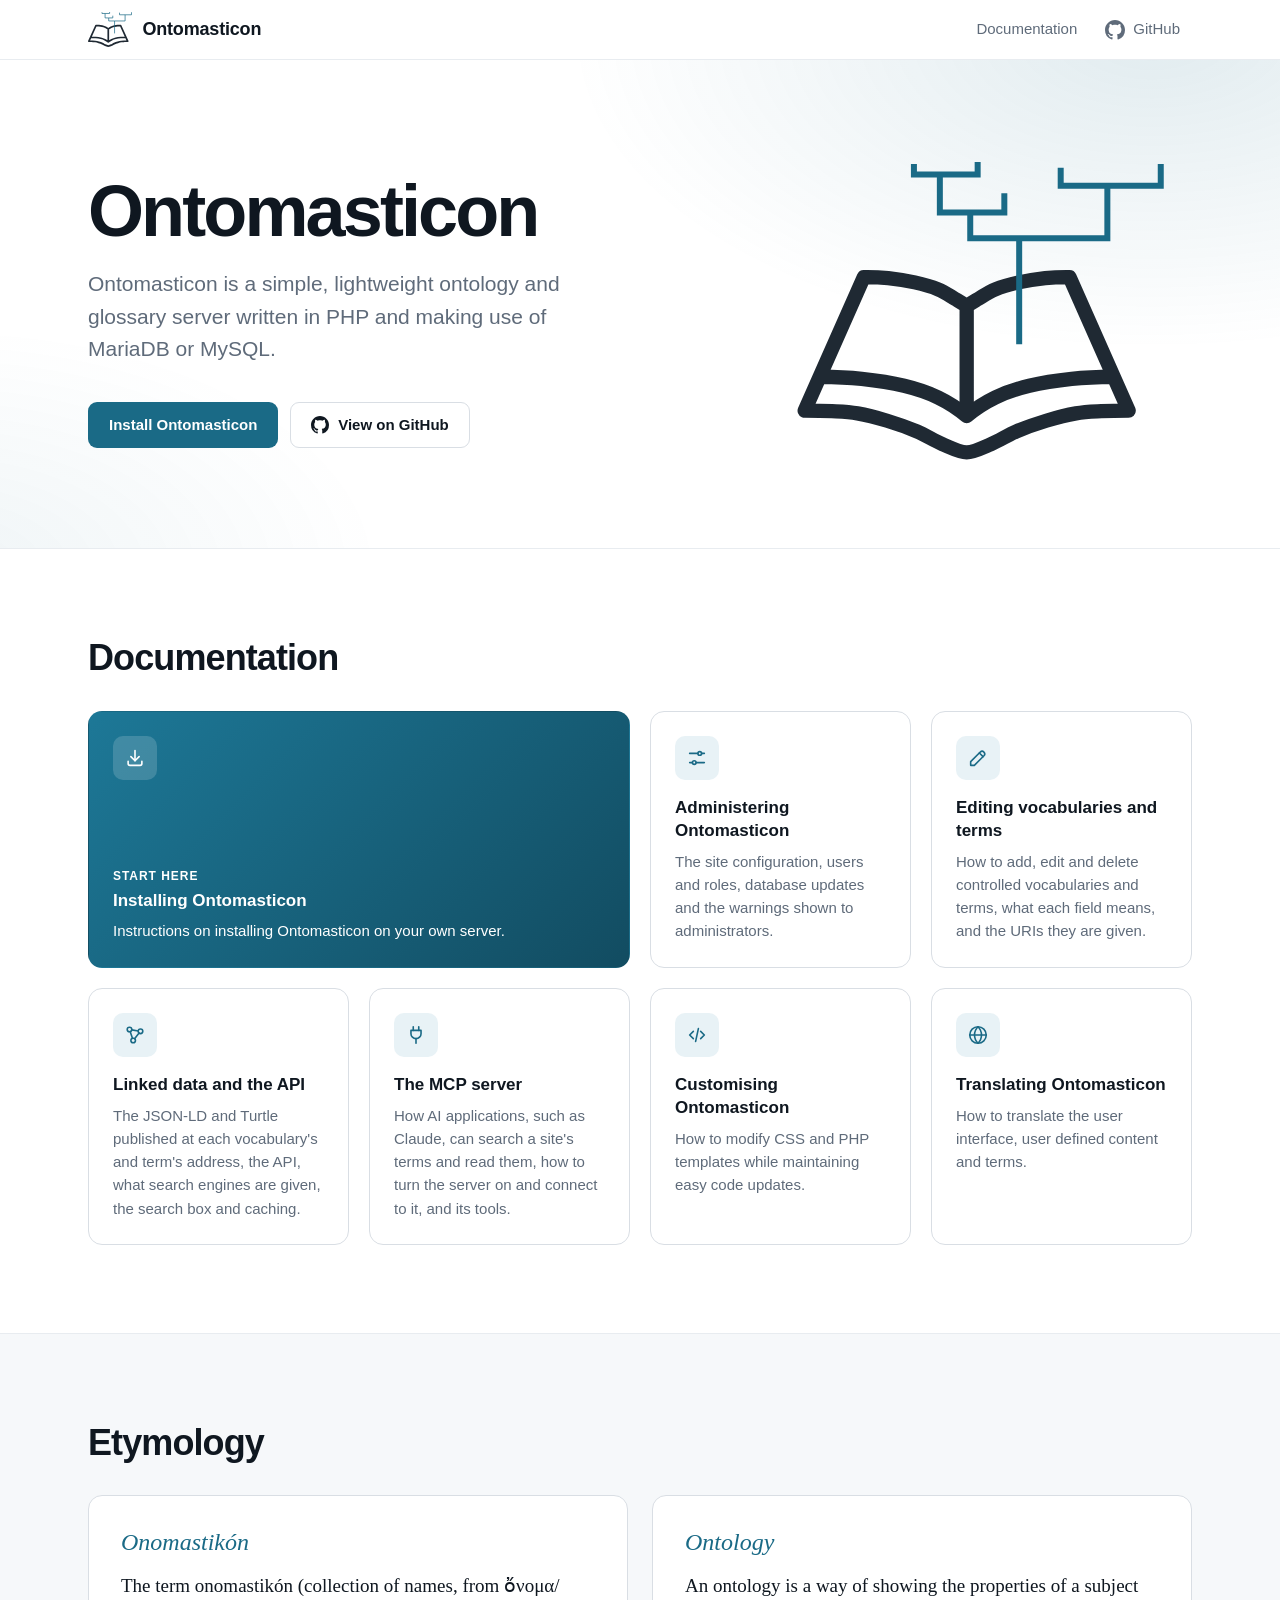
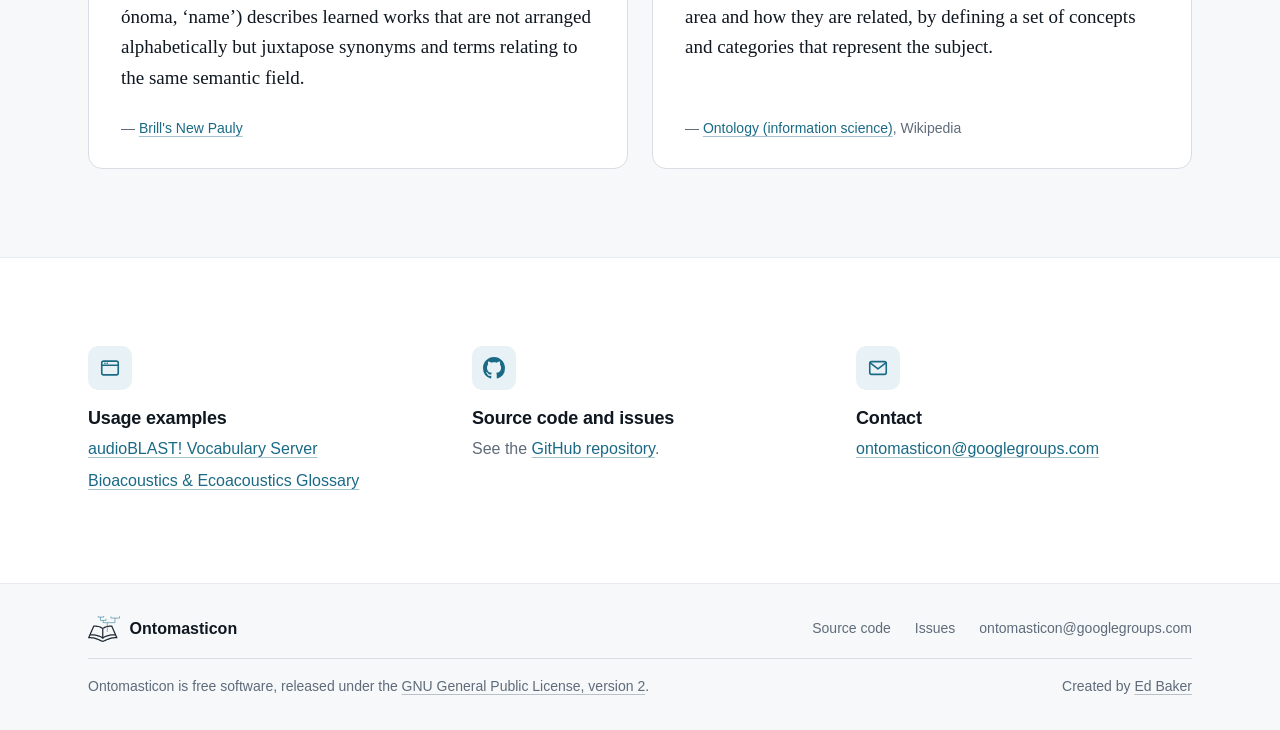
<file: index.html>
<!DOCTYPE html>
<html lang="en-GB">
<head>
  <meta charset="utf-8">
  <meta name="viewport" content="width=device-width, initial-scale=1">
  <meta name="application-name" content="Ontomasticon">
  <meta name="author" content="Ed Baker (https://ebaker.me.uk)">
  <meta name="description" content="Ontomasticon is a simple, lightweight ontology and glossary server written in PHP and making use of MariaDB or MySQL.">
  <meta name="theme-color" content="#ffffff" media="(prefers-color-scheme: light)">
  <meta name="theme-color" content="#0f1519" media="(prefers-color-scheme: dark)">
  <title>Ontomasticon</title>
  <link rel="icon" href="assets/images/favicon.svg" type="image/svg+xml">
  <link rel="stylesheet" href="assets/css/site.css">
  <script>document.documentElement.classList.add("js");</script>
  <script src="assets/js/site.js" defer></script>
</head>
<body>
  <a class="skip-link" href="#content">Skip to content</a>
  <header class="site-header">
    <div class="site-header-inner">
      <a class="brand" href="index.html"><img src="assets/images/logo.svg" alt="" width="44" height="36">Ontomasticon</a>
      <nav class="header-links" aria-label="Site">
        <a class="header-link-docs" href="#documentation">Documentation</a>
        <a href="https://github.com/ontomasticon/ontomasticon"><svg viewBox="0 0 16 16" aria-hidden="true"><path d="M8 0c4.42 0 8 3.58 8 8a8.013 8.013 0 0 1-5.45 7.59c-.4.08-.55-.17-.55-.38 0-.27.01-1.13.01-2.2 0-.75-.25-1.23-.54-1.48 1.78-.2 3.65-.88 3.65-3.95 0-.88-.31-1.59-.82-2.15.08-.2.36-1.02-.08-2.12 0 0-.67-.22-2.2.82-.64-.18-1.32-.27-2-.27-.68 0-1.36.09-2 .27-1.53-1.03-2.2-.82-2.2-.82-.44 1.1-.16 1.92-.08 2.12-.51.56-.82 1.28-.82 2.15 0 3.06 1.86 3.75 3.64 3.95-.23.2-.44.55-.51 1.07-.46.21-1.61.55-2.33-.66-.15-.24-.6-.83-1.23-.82-.67.01-.27.38.01.53.34.19.73.9.82 1.13.16.45.68 1.31 2.69.94 0 .67.01 1.3.01 1.49 0 .21-.15.45-.55.38A7.995 7.995 0 0 1 0 8c0-4.42 3.58-8 8-8Z"/></svg><span class="header-link-label">GitHub</span></a>
      </nav>
    </div>
  </header>

  <main id="content">
    <section class="hero">
      <div class="hero-inner">
        <div class="hero-text">
          <h1>Ontomasticon</h1>
          <p class="hero-lead">Ontomasticon is a simple, lightweight ontology and glossary server written in PHP and making use of
            MariaDB or MySQL.</p>
          <p class="hero-actions">
            <a class="button button-primary" href="installation.html">Install Ontomasticon</a>
            <a class="button button-secondary" href="https://github.com/ontomasticon/ontomasticon"><svg viewBox="0 0 16 16" aria-hidden="true"><path d="M8 0c4.42 0 8 3.58 8 8a8.013 8.013 0 0 1-5.45 7.59c-.4.08-.55-.17-.55-.38 0-.27.01-1.13.01-2.2 0-.75-.25-1.23-.54-1.48 1.78-.2 3.65-.88 3.65-3.95 0-.88-.31-1.59-.82-2.15.08-.2.36-1.02-.08-2.12 0 0-.67-.22-2.2.82-.64-.18-1.32-.27-2-.27-.68 0-1.36.09-2 .27-1.53-1.03-2.2-.82-2.2-.82-.44 1.1-.16 1.92-.08 2.12-.51.56-.82 1.28-.82 2.15 0 3.06 1.86 3.75 3.64 3.95-.23.2-.44.55-.51 1.07-.46.21-1.61.55-2.33-.66-.15-.24-.6-.83-1.23-.82-.67.01-.27.38.01.53.34.19.73.9.82 1.13.16.45.68 1.31 2.69.94 0 .67.01 1.3.01 1.49 0 .21-.15.45-.55.38A7.995 7.995 0 0 1 0 8c0-4.42 3.58-8 8-8Z"/></svg>View on GitHub</a>
          </p>
        </div>
        <div class="hero-art">
          <img src="assets/images/logo.svg" alt="" width="368" height="298">
        </div>
      </div>
    </section>

    <section class="section" aria-labelledby="documentation">
      <div class="section-inner">
        <h2 id="documentation">Documentation</h2>
        <ul class="cards">
          <li class="card card-featured">
            <span class="card-icon"><svg viewBox="0 0 24 24" aria-hidden="true"><path d="M12 4v11"/><path d="m7.5 10.5 4.5 4.5 4.5-4.5"/><path d="M4.5 15.5V18a2 2 0 0 0 2 2h11a2 2 0 0 0 2-2v-2.5"/></svg></span>
            <p class="card-kicker">Start here</p>
            <h3><a href="installation.html">Installing Ontomasticon</a></h3>
            <p>Instructions on installing Ontomasticon on your own server.</p>
          </li>
          <li class="card">
            <span class="card-icon"><svg viewBox="0 0 24 24" aria-hidden="true"><path d="M4 7h9M17 7h3M4 17h3M11 17h9"/><circle cx="15" cy="7" r="2"/><circle cx="9" cy="17" r="2"/></svg></span>
            <h3><a href="admin.html">Administering Ontomasticon</a></h3>
            <p>The site configuration, users and roles, database updates and the warnings shown to administrators.</p>
          </li>
          <li class="card">
            <span class="card-icon"><svg viewBox="0 0 24 24" aria-hidden="true"><path d="M4 20h4L18.5 9.5a2.83 2.83 0 0 0-4-4L4 16v4Z"/><path d="m13.5 6.5 4 4"/></svg></span>
            <h3><a href="editing.html">Editing vocabularies and terms</a></h3>
            <p>How to add, edit and delete controlled vocabularies and terms, what each field means, and the URIs they are given.</p>
          </li>
          <li class="card">
            <span class="card-icon"><svg viewBox="0 0 24 24" aria-hidden="true"><circle cx="6" cy="6" r="2.5"/><circle cx="18" cy="8" r="2.5"/><circle cx="10" cy="18" r="2.5"/><path d="m8.47 6.41 7.06 1.18M6.79 8.37l2.42 7.26M16.44 9.95l-4.88 6.1"/></svg></span>
            <h3><a href="linked-data.html">Linked data and the API</a></h3>
            <p>The JSON-LD and Turtle published at each vocabulary's and term's address, the API, what search engines are given, the search box and caching.</p>
          </li>
          <li class="card">
            <span class="card-icon"><svg viewBox="0 0 24 24" aria-hidden="true"><path d="M9 3v4M15 3v4"/><path d="M6.5 7h11v3.5a5.5 5.5 0 0 1-11 0V7Z"/><path d="M12 16v5"/></svg></span>
            <h3><a href="mcp.html">The MCP server</a></h3>
            <p>How AI applications, such as Claude, can search a site's terms and read them, how to turn the server on and connect to it, and its tools.</p>
          </li>
          <li class="card">
            <span class="card-icon"><svg viewBox="0 0 24 24" aria-hidden="true"><path d="m8 8-4 4 4 4M16 8l4 4-4 4M13.5 5l-3 14"/></svg></span>
            <h3><a href="customising.html">Customising Ontomasticon</a></h3>
            <p>How to modify CSS and PHP templates while maintaining easy code updates.</p>
          </li>
          <li class="card">
            <span class="card-icon"><svg viewBox="0 0 24 24" aria-hidden="true"><circle cx="12" cy="12" r="9"/><path d="M3 12h18"/><path d="M12 3c2.5 2.5 3.8 5.5 3.8 9s-1.3 6.5-3.8 9c-2.5-2.5-3.8-5.5-3.8-9S9.5 5.5 12 3Z"/></svg></span>
            <h3><a href="translating.html">Translating Ontomasticon</a></h3>
            <p>How to translate the user interface, user defined content and terms.</p>
          </li>
        </ul>
      </div>
    </section>

    <section class="section section-alt" aria-labelledby="etymology">
      <div class="section-inner">
        <h2 id="etymology">Etymology</h2>
        <div class="quotes">
          <figure class="quote">
            <p class="quote-term">Onomastikón</p>
            <blockquote>
              <p>The term onomastikón (collection of names, from ὄνομα/ónoma, ‘name’) describes learned works that are not arranged
                alphabetically but juxtapose synonyms and terms relating to the same semantic field.</p>
            </blockquote>
            <figcaption><cite><a href="https://referenceworks.brillonline.com/entries/brill-s-new-pauly/onomastikon-e831390?s.num=87&amp;s.start=80">Brill's New Pauly</a></cite></figcaption>
          </figure>
          <figure class="quote">
            <p class="quote-term">Ontology</p>
            <blockquote>
              <p>An ontology is a way of showing the properties of a subject area and how they are related, by defining a set of concepts
                and categories that represent the subject.</p>
            </blockquote>
            <figcaption><cite><a href="https://en.wikipedia.org/wiki/Ontology_(information_science)">Ontology (information science)</a>, Wikipedia</cite></figcaption>
          </figure>
        </div>
      </div>
    </section>

    <section class="section">
      <div class="section-inner info-grid">
        <div class="info">
          <span class="info-icon"><svg viewBox="0 0 24 24" aria-hidden="true"><rect x="3" y="4.5" width="18" height="15" rx="2"/><path d="M3 9h18M6.5 6.75h.01M9 6.75h.01"/></svg></span>
          <h2 id="usage-examples">Usage examples</h2>
          <ul>
            <li><a href="https://vocab.audioblast.org">audioBLAST! Vocabulary Server</a></li>
            <li><a href="https://glossary.acousti.cloud">Bioacoustics &amp; Ecoacoustics Glossary</a></li>
          </ul>
        </div>
        <div class="info">
          <span class="info-icon"><svg class="filled" viewBox="0 0 16 16" aria-hidden="true"><path d="M8 0c4.42 0 8 3.58 8 8a8.013 8.013 0 0 1-5.45 7.59c-.4.08-.55-.17-.55-.38 0-.27.01-1.13.01-2.2 0-.75-.25-1.23-.54-1.48 1.78-.2 3.65-.88 3.65-3.95 0-.88-.31-1.59-.82-2.15.08-.2.36-1.02-.08-2.12 0 0-.67-.22-2.2.82-.64-.18-1.32-.27-2-.27-.68 0-1.36.09-2 .27-1.53-1.03-2.2-.82-2.2-.82-.44 1.1-.16 1.92-.08 2.12-.51.56-.82 1.28-.82 2.15 0 3.06 1.86 3.75 3.64 3.95-.23.2-.44.55-.51 1.07-.46.21-1.61.55-2.33-.66-.15-.24-.6-.83-1.23-.82-.67.01-.27.38.01.53.34.19.73.9.82 1.13.16.45.68 1.31 2.69.94 0 .67.01 1.3.01 1.49 0 .21-.15.45-.55.38A7.995 7.995 0 0 1 0 8c0-4.42 3.58-8 8-8Z"/></svg></span>
          <h2 id="source-code-and-issues">Source code and issues</h2>
          <p>See the <a href="https://github.com/ontomasticon/ontomasticon">GitHub repository</a>.</p>
        </div>
        <div class="info">
          <span class="info-icon"><svg viewBox="0 0 24 24" aria-hidden="true"><rect x="3" y="5" width="18" height="14" rx="2"/><path d="m3.5 6.5 8.5 6.5 8.5-6.5"/></svg></span>
          <h2 id="contact">Contact</h2>
          <p><a href="mailto:ontomasticon@googlegroups.com">ontomasticon@googlegroups.com</a></p>
        </div>
      </div>
    </section>
  </main>

  <footer class="site-footer">
    <div class="site-footer-inner">
      <p class="footer-brand"><img src="assets/images/logo.svg" alt="" width="32" height="26">Ontomasticon</p>
      <ul class="footer-links">
        <li><a href="https://github.com/ontomasticon/ontomasticon">Source code</a></li>
        <li><a href="https://github.com/ontomasticon/ontomasticon/issues">Issues</a></li>
        <li><a href="mailto:ontomasticon@googlegroups.com">ontomasticon@googlegroups.com</a></li>
      </ul>
      <div class="footer-bottom">
        <p>Ontomasticon is free software, released under the
          <a href="https://github.com/ontomasticon/ontomasticon/blob/master/LICENSE">GNU General Public License, version 2</a>.</p>
        <p>Created by <a rel="author" href="https://ebaker.me.uk">Ed Baker</a></p>
      </div>
    </div>
  </footer>
</body>
</html>
</file>
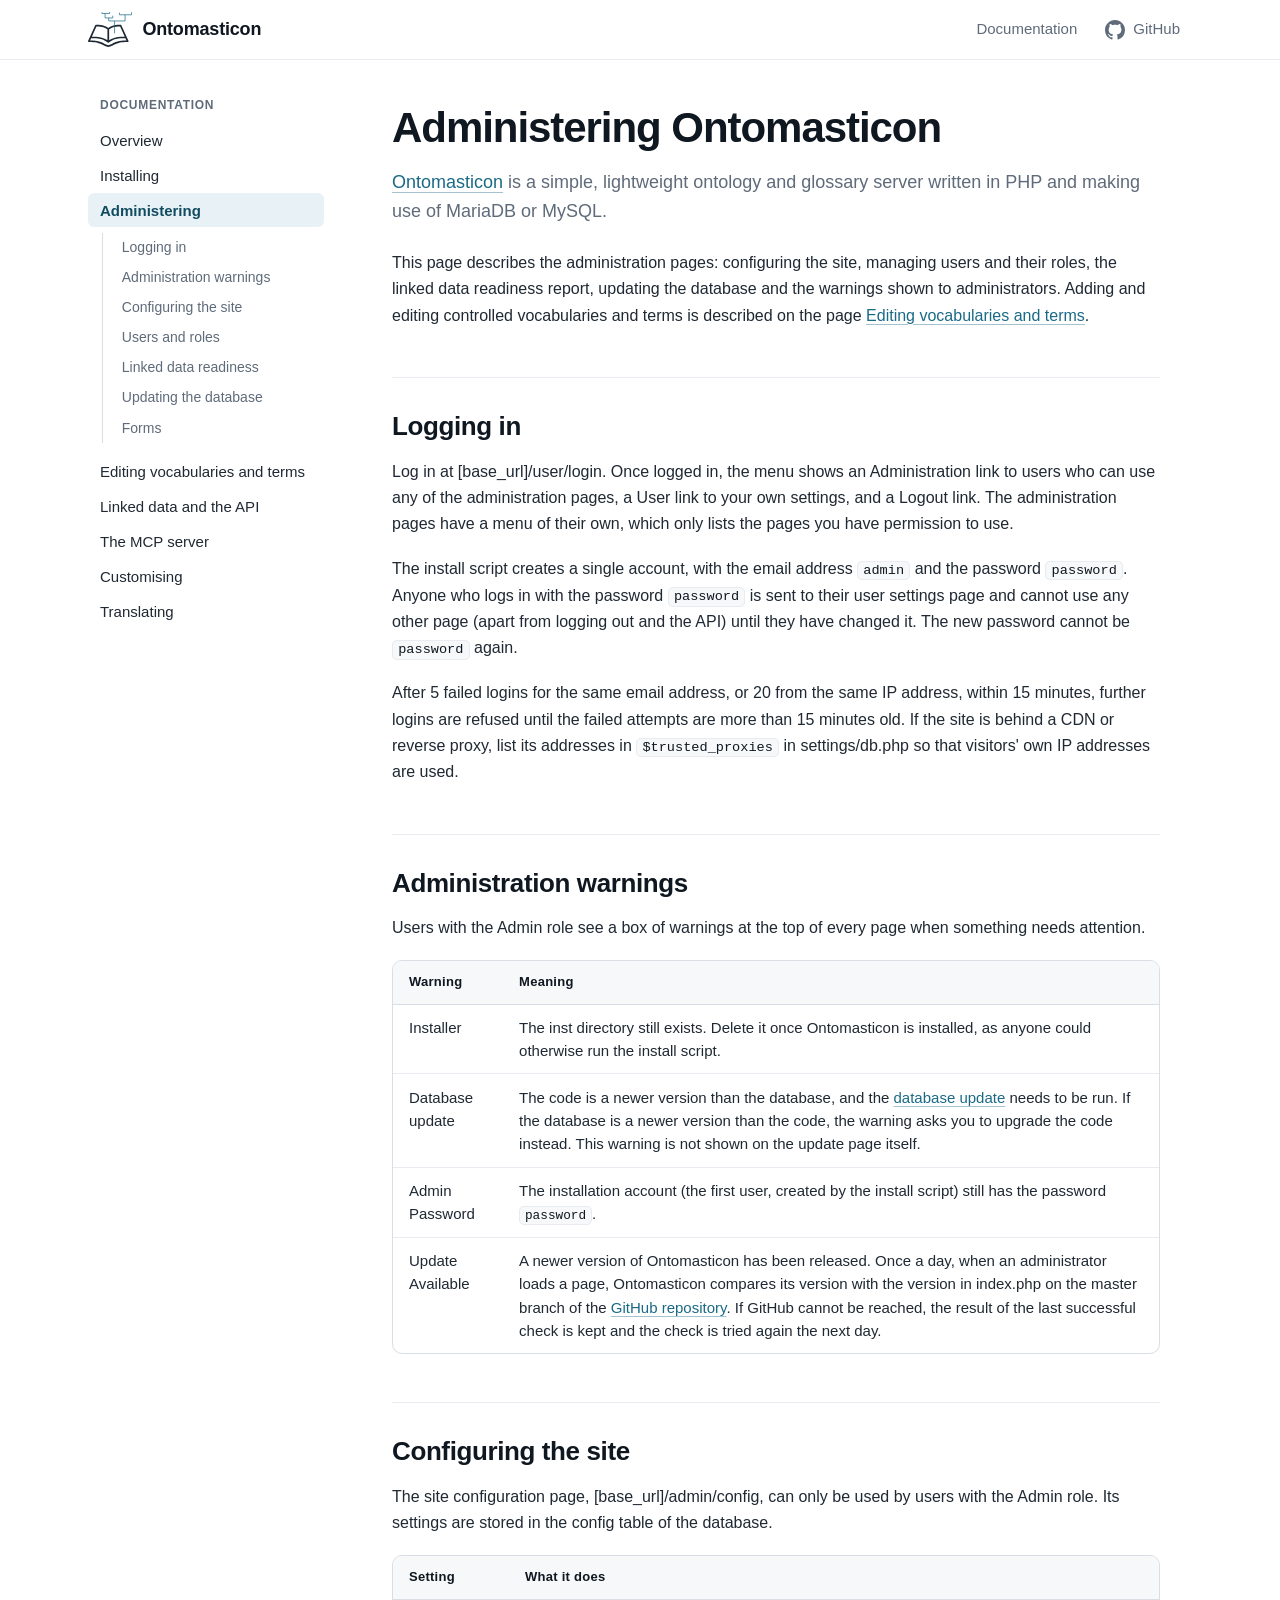
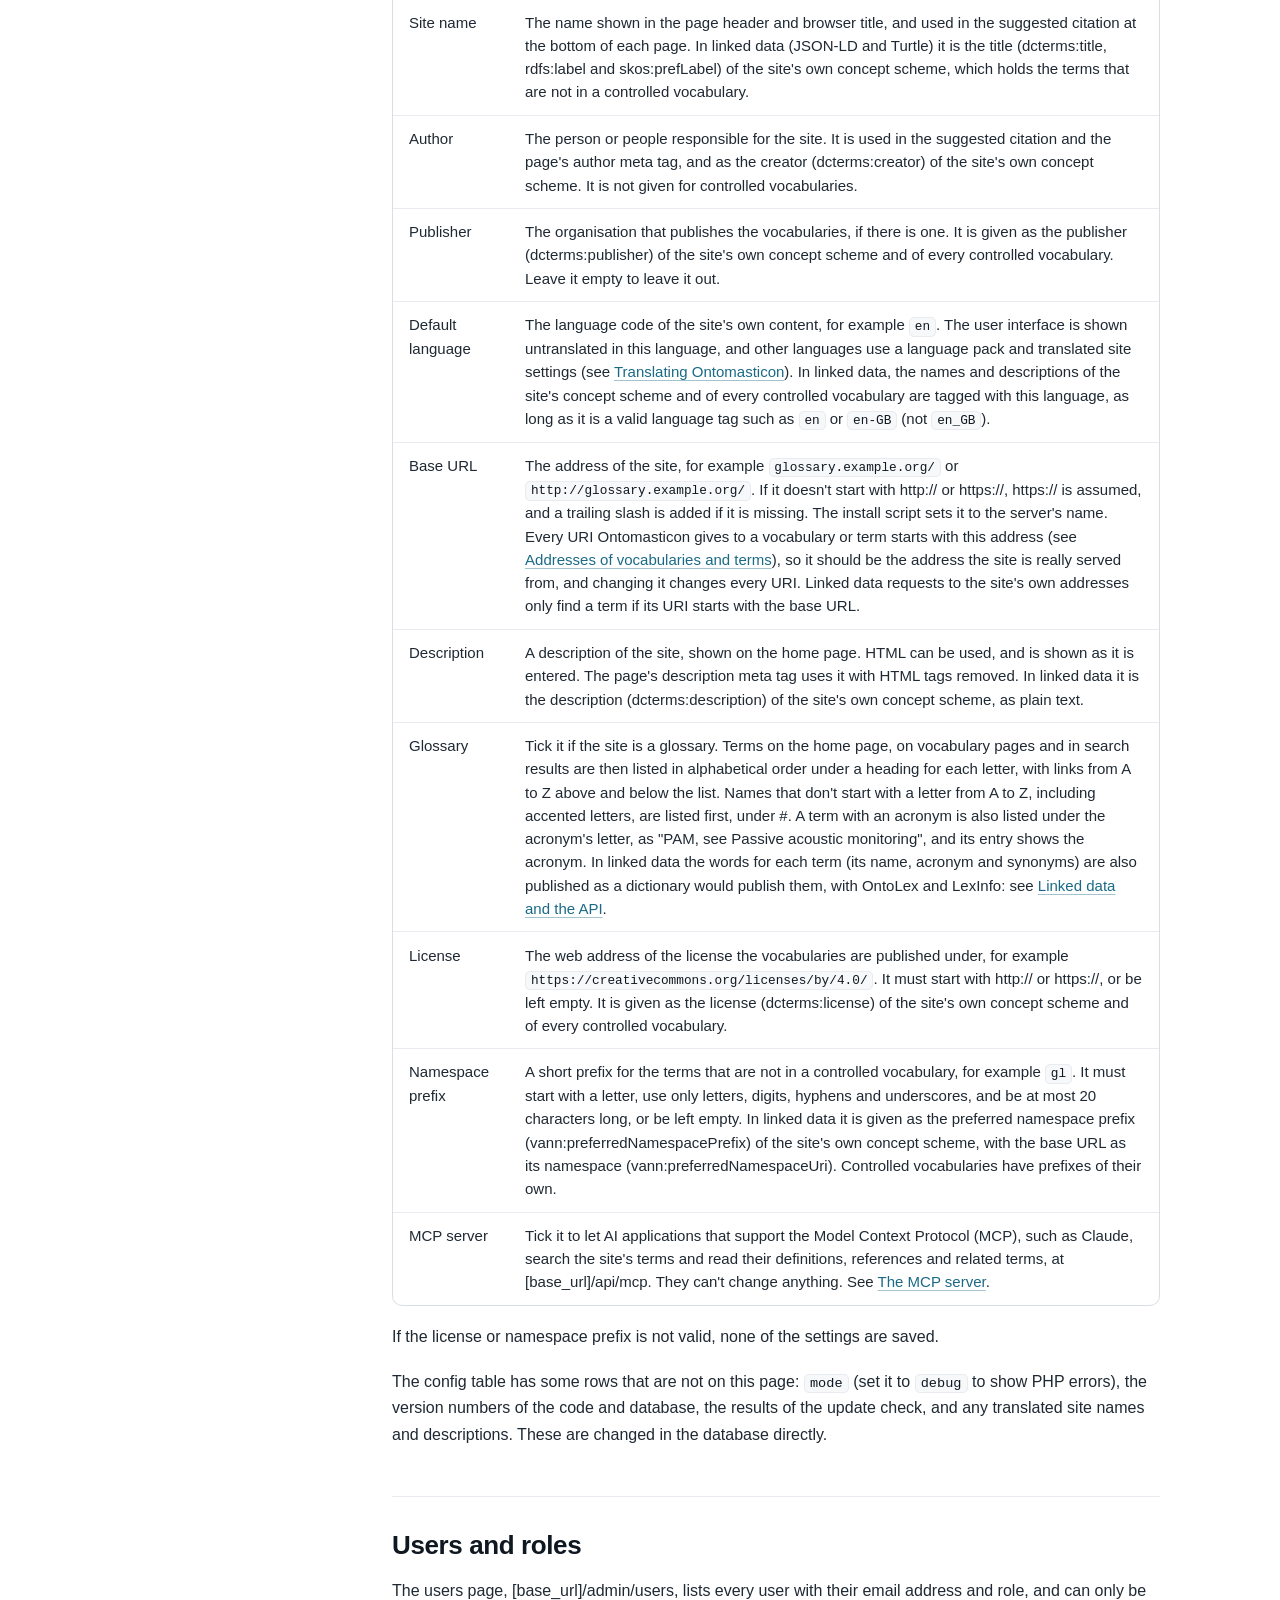
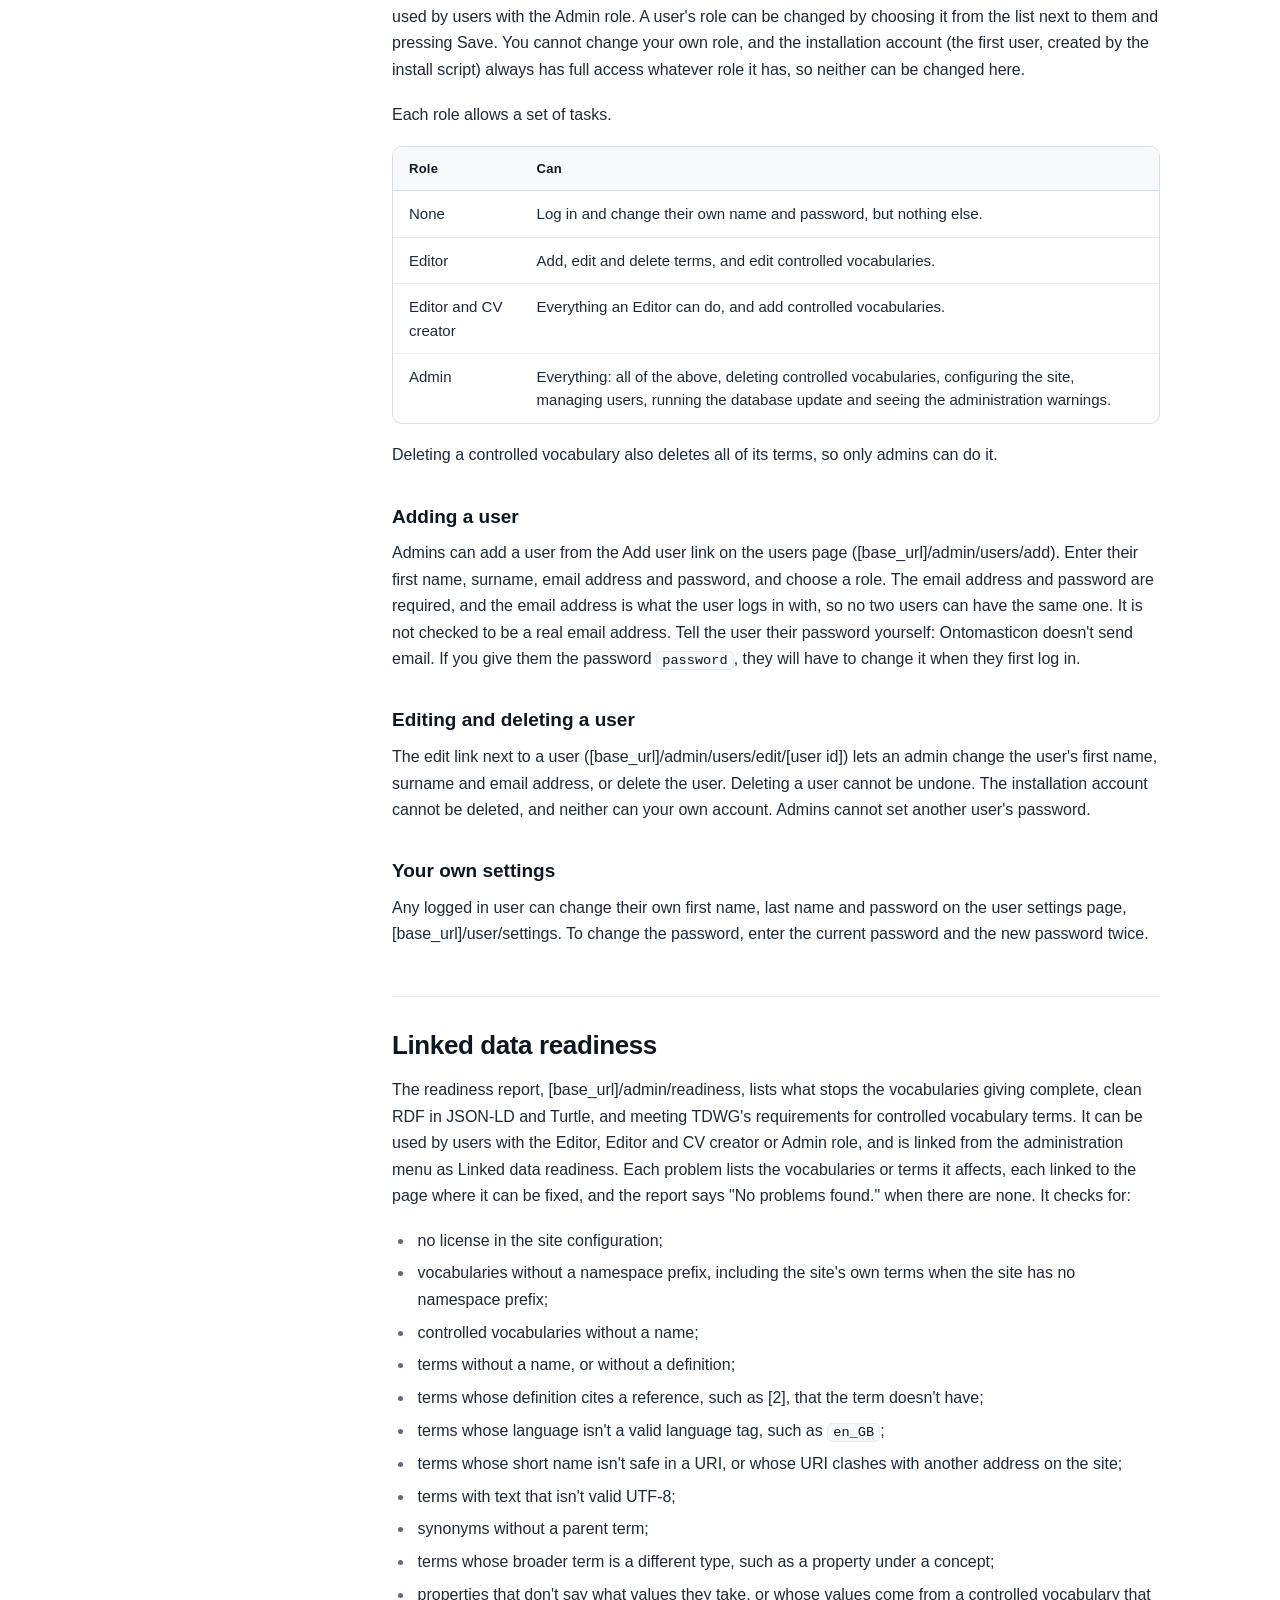
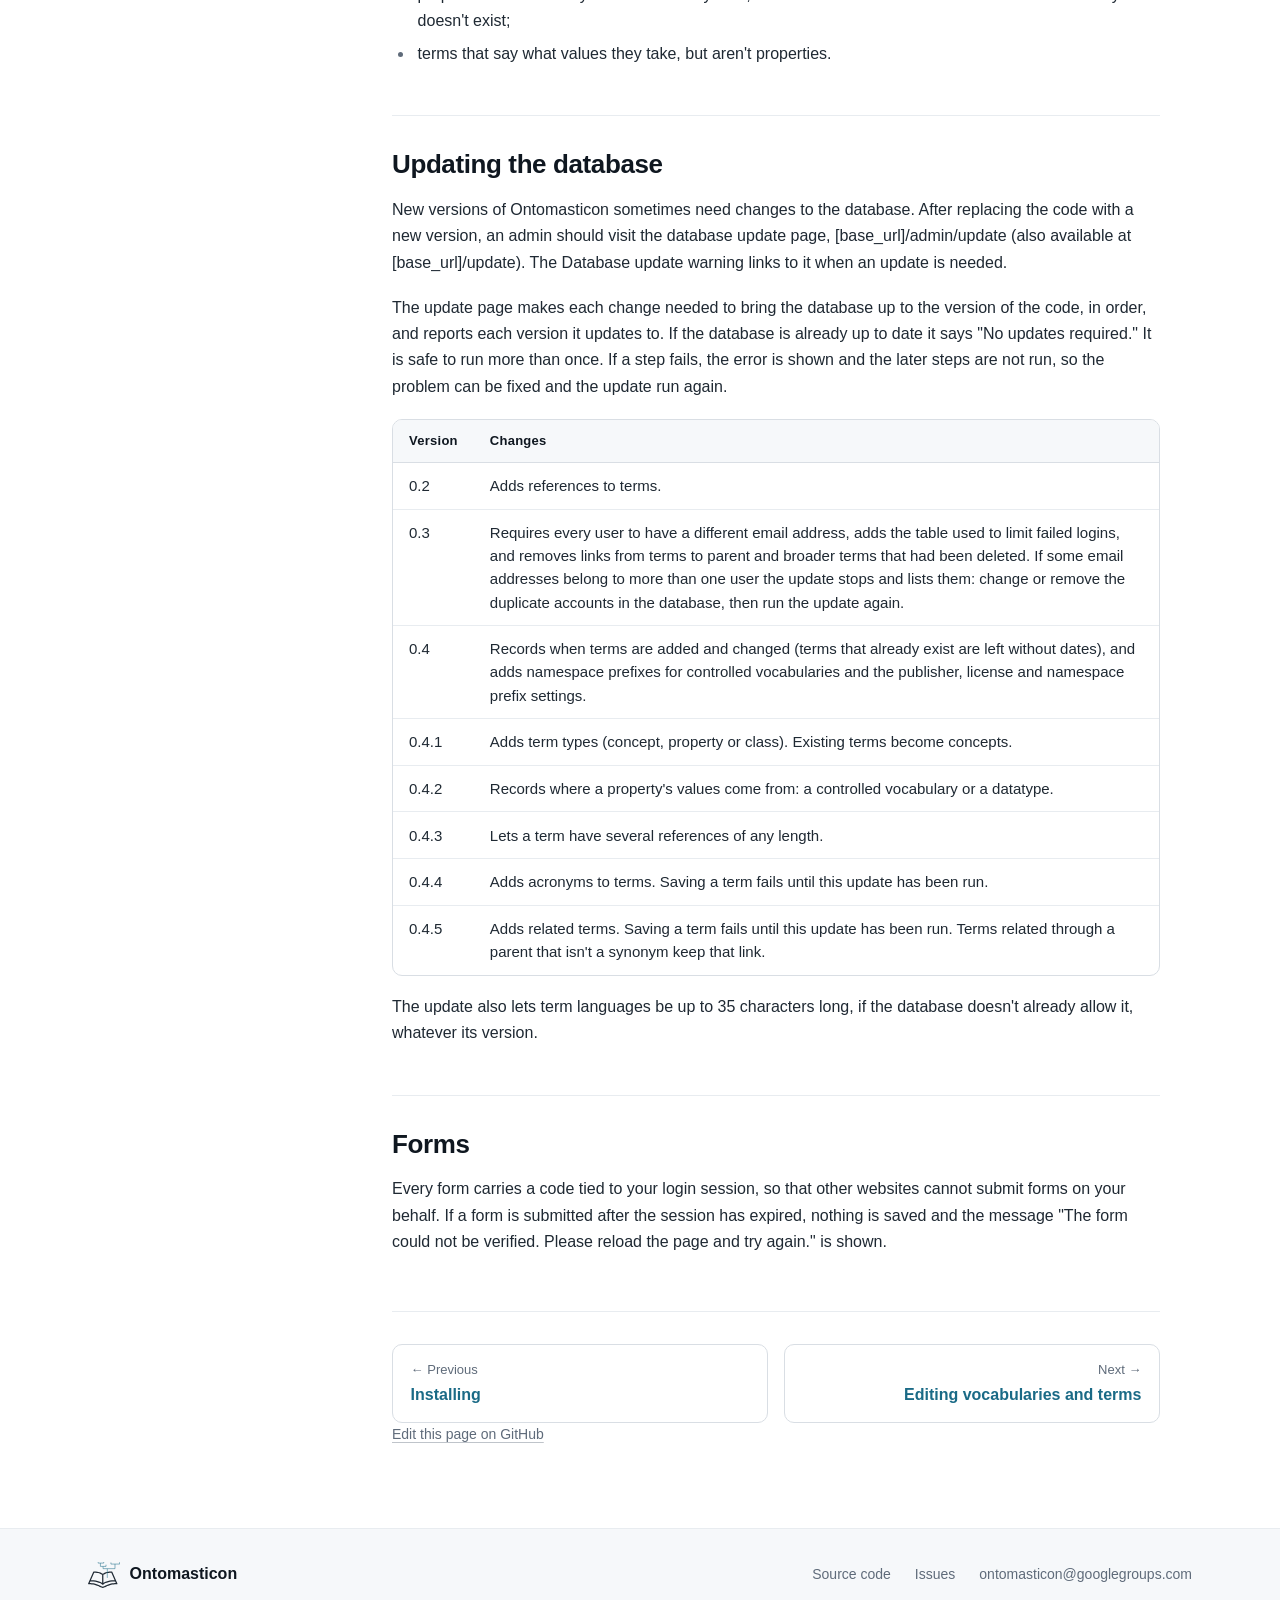
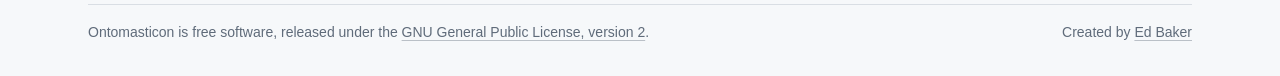
<file: admin.html>
<!DOCTYPE html>
<html lang="en-GB">
<head>
  <meta charset="utf-8">
  <meta name="viewport" content="width=device-width, initial-scale=1">
  <meta name="application-name" content="Ontomasticon">
  <meta name="author" content="Ed Baker (https://ebaker.me.uk)">
  <meta name="description" content="Ontomasticon&#x27;s site configuration, users and roles, the linked data readiness report, database updates and the warnings shown to administrators.">
  <meta name="theme-color" content="#ffffff" media="(prefers-color-scheme: light)">
  <meta name="theme-color" content="#0f1519" media="(prefers-color-scheme: dark)">
  <title>Administering Ontomasticon</title>
  <link rel="icon" href="assets/images/favicon.svg" type="image/svg+xml">
  <link rel="stylesheet" href="assets/css/site.css">
  <script>document.documentElement.classList.add("js");</script>
  <script src="assets/js/site.js" defer></script>
</head>
<body>
  <a class="skip-link" href="#content">Skip to content</a>
  <header class="site-header">
    <div class="site-header-inner">
      <button class="nav-toggle" type="button" aria-controls="site-nav" aria-expanded="false">
        <svg class="icon-open" viewBox="0 0 24 24" aria-hidden="true"><path d="M4 7h16M4 12h16M4 17h16"/></svg>
        <svg class="icon-close" viewBox="0 0 24 24" aria-hidden="true"><path d="M6 6l12 12M18 6 6 18"/></svg>
        <span class="visually-hidden">Menu</span>
      </button>
      <a class="brand" href="index.html"><img src="assets/images/logo.svg" alt="" width="44" height="36">Ontomasticon</a>
      <nav class="header-links" aria-label="Site">
        <a class="header-link-docs" href="index.html#documentation">Documentation</a>
        <a href="https://github.com/ontomasticon/ontomasticon"><svg viewBox="0 0 16 16" aria-hidden="true"><path d="M8 0c4.42 0 8 3.58 8 8a8.013 8.013 0 0 1-5.45 7.59c-.4.08-.55-.17-.55-.38 0-.27.01-1.13.01-2.2 0-.75-.25-1.23-.54-1.48 1.78-.2 3.65-.88 3.65-3.95 0-.88-.31-1.59-.82-2.15.08-.2.36-1.02-.08-2.12 0 0-.67-.22-2.2.82-.64-.18-1.32-.27-2-.27-.68 0-1.36.09-2 .27-1.53-1.03-2.2-.82-2.2-.82-.44 1.1-.16 1.92-.08 2.12-.51.56-.82 1.28-.82 2.15 0 3.06 1.86 3.75 3.64 3.95-.23.2-.44.55-.51 1.07-.46.21-1.61.55-2.33-.66-.15-.24-.6-.83-1.23-.82-.67.01-.27.38.01.53.34.19.73.9.82 1.13.16.45.68 1.31 2.69.94 0 .67.01 1.3.01 1.49 0 .21-.15.45-.55.38A7.995 7.995 0 0 1 0 8c0-4.42 3.58-8 8-8Z"/></svg><span class="header-link-label">GitHub</span></a>
      </nav>
    </div>
  </header>
  <div class="docs">
    <nav class="sidebar" id="site-nav" aria-label="Documentation">
      <p class="sidebar-title">Documentation</p>
      <ul>
        <li><a href="index.html">Overview</a></li>
        <li><a href="installation.html">Installing</a></li>
        <li><a href="admin.html" aria-current="page">Administering</a></li>
        <li><a href="editing.html">Editing vocabularies and terms</a></li>
        <li><a href="linked-data.html">Linked data and the API</a></li>
        <li><a href="mcp.html">The MCP server</a></li>
        <li><a href="customising.html">Customising</a></li>
        <li><a href="translating.html">Translating</a></li>
      </ul>
    </nav>
    <main class="content" id="content">

  <h1>Administering Ontomasticon</h1>
  <p><a href="https://ontomasticon.github.io">Ontomasticon</a> is a simple, lightweight ontology and glossary server written in PHP and making use of MariaDB or MySQL.</p>
  <p>This page describes the administration pages: configuring the site, managing users and their roles, the linked data readiness
    report, updating the database and the warnings shown to administrators. Adding and editing controlled vocabularies and terms is described on the page
    <a href="editing.html">Editing vocabularies and terms</a>.</p>

  <h2 id="logging-in">Logging in</h2>
  <p>Log in at [base_url]/user/login. Once logged in, the menu shows an Administration link to users who can use any of the
    administration pages, a User link to your own settings, and a Logout link. The administration pages have a menu of their own,
    which only lists the pages you have permission to use.</p>
  <p>The install script creates a single account, with the email address <code>admin</code> and the password <code>password</code>.
    Anyone who logs in with the password <code>password</code> is sent to their user settings page and cannot use any other page
    (apart from logging out and the API) until they have changed it. The new password cannot be <code>password</code> again.</p>
  <p>After 5 failed logins for the same email address, or 20 from the same IP address, within 15 minutes, further logins are
    refused until the failed attempts are more than 15 minutes old. If the site is behind a CDN or reverse proxy, list its addresses
    in <code>$trusted_proxies</code> in settings/db.php so that visitors' own IP addresses are used.</p>

  <h2 id="administration-warnings">Administration warnings</h2>
  <p>Users with the Admin role see a box of warnings at the top of every page when something needs attention.</p>
  <table>
    <tr><th>Warning</th><th>Meaning</th></tr>
    <tr><td>Installer</td><td>The inst directory still exists. Delete it once Ontomasticon is installed, as anyone could otherwise
      run the install script.</td></tr>
    <tr><td>Database update</td><td>The code is a newer version than the database, and the <a href="#update">database update</a>
      needs to be run. If the database is a newer version than the code, the warning asks you to upgrade the code instead.
      This warning is not shown on the update page itself.</td></tr>
    <tr><td>Admin Password</td><td>The installation account (the first user, created by the install script) still has the
      password <code>password</code>.</td></tr>
    <tr><td>Update Available</td><td>A newer version of Ontomasticon has been released. Once a day, when an administrator loads
      a page, Ontomasticon compares its version with the version in index.php on the master branch of the
      <a href="https://github.com/ontomasticon/ontomasticon">GitHub repository</a>. If GitHub cannot be reached, the result
      of the last successful check is kept and the check is tried again the next day.</td></tr>
  </table>

  <h2 id="configuring-the-site">Configuring the site</h2>
  <p>The site configuration page, [base_url]/admin/config, can only be used by users with the Admin role. Its settings are
    stored in the config table of the database.</p>
  <table>
    <tr><th>Setting</th><th>What it does</th></tr>
    <tr><td>Site name</td><td>The name shown in the page header and browser title, and used in the suggested citation at the
      bottom of each page. In linked data (JSON-LD and Turtle) it is the title (dcterms:title, rdfs:label and skos:prefLabel) of
      the site's own concept scheme, which holds the terms that are not in a controlled vocabulary.</td></tr>
    <tr><td>Author</td><td>The person or people responsible for the site. It is used in the suggested citation and the page's
      author meta tag, and as the creator (dcterms:creator) of the site's own concept scheme. It is not given for controlled
      vocabularies.</td></tr>
    <tr><td>Publisher</td><td>The organisation that publishes the vocabularies, if there is one. It is given as the publisher
      (dcterms:publisher) of the site's own concept scheme and of every controlled vocabulary. Leave it empty to leave it out.</td></tr>
    <tr><td>Default language</td><td>The language code of the site's own content, for example <code>en</code>. The user interface
      is shown untranslated in this language, and other languages use a language pack and translated site settings (see
      <a href="translating.html">Translating Ontomasticon</a>). In linked data, the names and descriptions of the site's concept
      scheme and of every controlled vocabulary are tagged with this language, as long as it is a valid language tag such as
      <code>en</code> or <code>en-GB</code> (not <code>en_GB</code>).</td></tr>
    <tr><td>Base URL</td><td>The address of the site, for example <code>glossary.example.org/</code> or
      <code>http://glossary.example.org/</code>. If it doesn't start with http:// or https://, https:// is assumed, and a
      trailing slash is added if it is missing. The install script sets it to the server's name. Every URI Ontomasticon gives
      to a vocabulary or term starts with this address (see <a href="editing.html#uris">Addresses of vocabularies and terms</a>),
      so it should be the address the site is really served from, and changing it changes every URI. Linked data requests to the
      site's own addresses only find a term if its URI starts with the base URL.</td></tr>
    <tr><td>Description</td><td>A description of the site, shown on the home page. HTML can be used, and is shown as it is
      entered. The page's description meta tag uses it with HTML tags removed. In linked data it is the description
      (dcterms:description) of the site's own concept scheme, as plain text.</td></tr>
    <tr><td>Glossary</td><td>Tick it if the site is a glossary. Terms on the home page, on vocabulary pages and in search results are
      then listed in alphabetical order under a heading for each letter, with links from A to Z above and below the list. Names that
      don't start with a letter from A to Z, including accented letters, are listed first, under #. A term with an acronym is also listed
      under the acronym's letter, as "PAM, see Passive acoustic monitoring", and its entry shows the acronym. In linked data the words for
      each term (its name, acronym and synonyms) are also published as a dictionary would publish them, with OntoLex and LexInfo: see
      <a href="linked-data.html#ontolex">Linked data and the API</a>.</td></tr>
    <tr><td>License</td><td>The web address of the license the vocabularies are published under, for example
      <code>https://creativecommons.org/licenses/by/4.0/</code>. It must start with http:// or https://, or be left empty.
      It is given as the license (dcterms:license) of the site's own concept scheme and of every controlled vocabulary.</td></tr>
    <tr><td>Namespace prefix</td><td>A short prefix for the terms that are not in a controlled vocabulary, for example
      <code>gl</code>. It must start with a letter, use only letters, digits, hyphens and underscores, and be at most 20
      characters long, or be left empty. In linked data it is given as the preferred namespace prefix
      (vann:preferredNamespacePrefix) of the site's own concept scheme, with the base URL as its namespace
      (vann:preferredNamespaceUri). Controlled vocabularies have prefixes of their own.</td></tr>
    <tr><td>MCP server</td><td>Tick it to let AI applications that support the Model Context Protocol (MCP), such as Claude, search
      the site's terms and read their definitions, references and related terms, at [base_url]/api/mcp. They can't change anything. See
      <a href="mcp.html">The MCP server</a>.</td></tr>
  </table>
  <p>If the license or namespace prefix is not valid, none of the settings are saved.</p>
  <p>The config table has some rows that are not on this page: <code>mode</code> (set it to <code>debug</code> to show PHP errors),
    the version numbers of the code and database, the results of the update check, and any translated site names and descriptions.
    These are changed in the database directly.</p>

  <h2 id="users-and-roles">Users and roles</h2>
  <p>The users page, [base_url]/admin/users, lists every user with their email address and role, and can only be used by users
    with the Admin role. A user's role can be changed by choosing it from the list next to them and pressing Save. You cannot change
    your own role, and the installation account (the first user, created by the install script) always has full access whatever
    role it has, so neither can be changed here.</p>
  <p>Each role allows a set of tasks.</p>
  <table>
    <tr><th>Role</th><th>Can</th></tr>
    <tr><td>None</td><td>Log in and change their own name and password, but nothing else.</td></tr>
    <tr><td>Editor</td><td>Add, edit and delete terms, and edit controlled vocabularies.</td></tr>
    <tr><td>Editor and CV creator</td><td>Everything an Editor can do, and add controlled vocabularies.</td></tr>
    <tr><td>Admin</td><td>Everything: all of the above, deleting controlled vocabularies, configuring the site, managing users,
      running the database update and seeing the administration warnings.</td></tr>
  </table>
  <p>Deleting a controlled vocabulary also deletes all of its terms, so only admins can do it.</p>

  <h3 id="adding-a-user">Adding a user</h3>
  <p>Admins can add a user from the Add user link on the users page ([base_url]/admin/users/add). Enter their first name, surname,
    email address and password, and choose a role. The email address and password are required, and the email address is what the
    user logs in with, so no two users can have the same one. It is not checked to be a real email address. Tell the user their
    password yourself: Ontomasticon doesn't send email. If you give them the password <code>password</code>, they will have to change it
    when they first log in.</p>

  <h3 id="editing-and-deleting-a-user">Editing and deleting a user</h3>
  <p>The edit link next to a user ([base_url]/admin/users/edit/[user id]) lets an admin change the user's first name, surname and
    email address, or delete the user. Deleting a user cannot be undone. The installation account cannot be deleted, and neither can
    your own account. Admins cannot set another user's password.</p>

  <h3 id="your-own-settings">Your own settings</h3>
  <p>Any logged in user can change their own first name, last name and password on the user settings page, [base_url]/user/settings.
    To change the password, enter the current password and the new password twice.</p>

  <h2 id="readiness">Linked data readiness</h2>
  <p>The readiness report, [base_url]/admin/readiness, lists what stops the vocabularies giving complete, clean RDF in JSON-LD and
    Turtle, and meeting TDWG's requirements for controlled vocabulary terms. It can be used by users with the Editor, Editor and CV
    creator or Admin role, and is linked from the administration menu as Linked data readiness. Each problem lists the vocabularies or
    terms it affects, each linked to the page where it can be fixed, and the report says "No problems found." when there are none. It
    checks for:</p>
  <ul>
    <li>no license in the site configuration;</li>
    <li>vocabularies without a namespace prefix, including the site's own terms when the site has no namespace prefix;</li>
    <li>controlled vocabularies without a name;</li>
    <li>terms without a name, or without a definition;</li>
    <li>terms whose definition cites a reference, such as [2], that the term doesn't have;</li>
    <li>terms whose language isn't a valid language tag, such as <code>en_GB</code>;</li>
    <li>terms whose short name isn't safe in a URI, or whose URI clashes with another address on the site;</li>
    <li>terms with text that isn't valid UTF-8;</li>
    <li>synonyms without a parent term;</li>
    <li>terms whose broader term is a different type, such as a property under a concept;</li>
    <li>properties that don't say what values they take, or whose values come from a controlled vocabulary that doesn't exist;</li>
    <li>terms that say what values they take, but aren't properties.</li>
  </ul>

  <h2 id="update">Updating the database</h2>
  <p>New versions of Ontomasticon sometimes need changes to the database. After replacing the code with a new version, an admin should
    visit the database update page, [base_url]/admin/update (also available at [base_url]/update). The Database update warning links
    to it when an update is needed.</p>
  <p>The update page makes each change needed to bring the database up to the version of the code, in order, and reports each version
    it updates to. If the database is already up to date it says "No updates required." It is safe to run more than once. If a step
    fails, the error is shown and the later steps are not run, so the problem can be fixed and the update run again.</p>
  <table>
    <tr><th>Version</th><th>Changes</th></tr>
    <tr><td>0.2</td><td>Adds references to terms.</td></tr>
    <tr><td>0.3</td><td>Requires every user to have a different email address, adds the table used to limit failed logins, and removes
      links from terms to parent and broader terms that had been deleted. If some email addresses belong to more than one user the
      update stops and lists them: change or remove the duplicate accounts in the database, then run the update again.</td></tr>
    <tr><td>0.4</td><td>Records when terms are added and changed (terms that already exist are left without dates), and adds namespace
      prefixes for controlled vocabularies and the publisher, license and namespace prefix settings.</td></tr>
    <tr><td>0.4.1</td><td>Adds term types (concept, property or class). Existing terms become concepts.</td></tr>
    <tr><td>0.4.2</td><td>Records where a property's values come from: a controlled vocabulary or a datatype.</td></tr>
    <tr><td>0.4.3</td><td>Lets a term have several references of any length.</td></tr>
    <tr><td>0.4.4</td><td>Adds acronyms to terms. Saving a term fails until this update has been run.</td></tr>
    <tr><td>0.4.5</td><td>Adds related terms. Saving a term fails until this update has been run. Terms related through a parent that
      isn't a synonym keep that link.</td></tr>
  </table>
  <p>The update also lets term languages be up to 35 characters long, if the database doesn't already allow it, whatever its version.</p>

  <h2 id="forms">Forms</h2>
  <p>Every form carries a code tied to your login session, so that other websites cannot submit forms on your behalf. If a form is
    submitted after the session has expired, nothing is saved and the message
    "The form could not be verified. Please reload the page and try again." is shown.</p>

    </main>
  </div>
  <footer class="site-footer">
    <div class="site-footer-inner">
      <p class="footer-brand"><img src="assets/images/logo.svg" alt="" width="32" height="26">Ontomasticon</p>
      <ul class="footer-links">
        <li><a href="https://github.com/ontomasticon/ontomasticon">Source code</a></li>
        <li><a href="https://github.com/ontomasticon/ontomasticon/issues">Issues</a></li>
        <li><a href="mailto:ontomasticon@googlegroups.com">ontomasticon@googlegroups.com</a></li>
      </ul>
      <div class="footer-bottom">
        <p>Ontomasticon is free software, released under the
          <a href="https://github.com/ontomasticon/ontomasticon/blob/master/LICENSE">GNU General Public License, version 2</a>.</p>
        <p>Created by <a rel="author" href="https://ebaker.me.uk">Ed Baker</a></p>
      </div>
    </div>
  </footer>
</body>
</html>
</file>
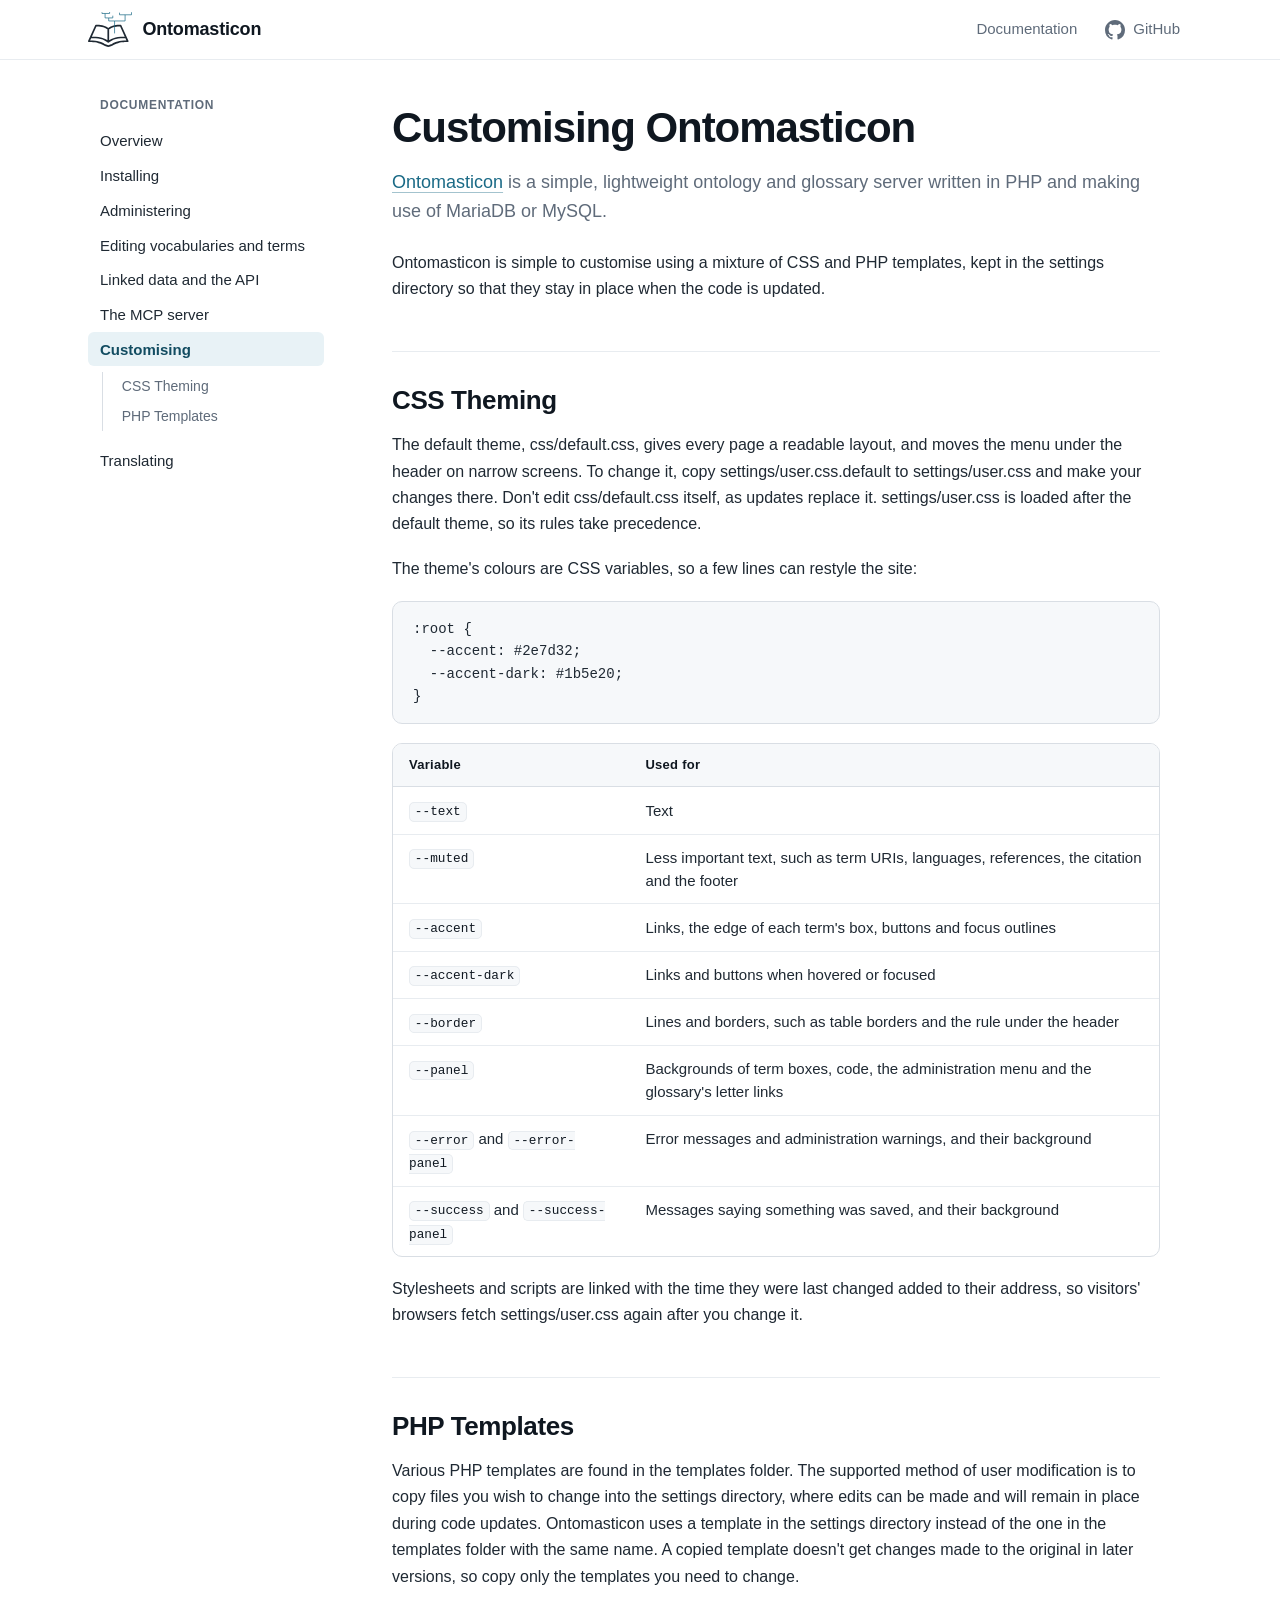
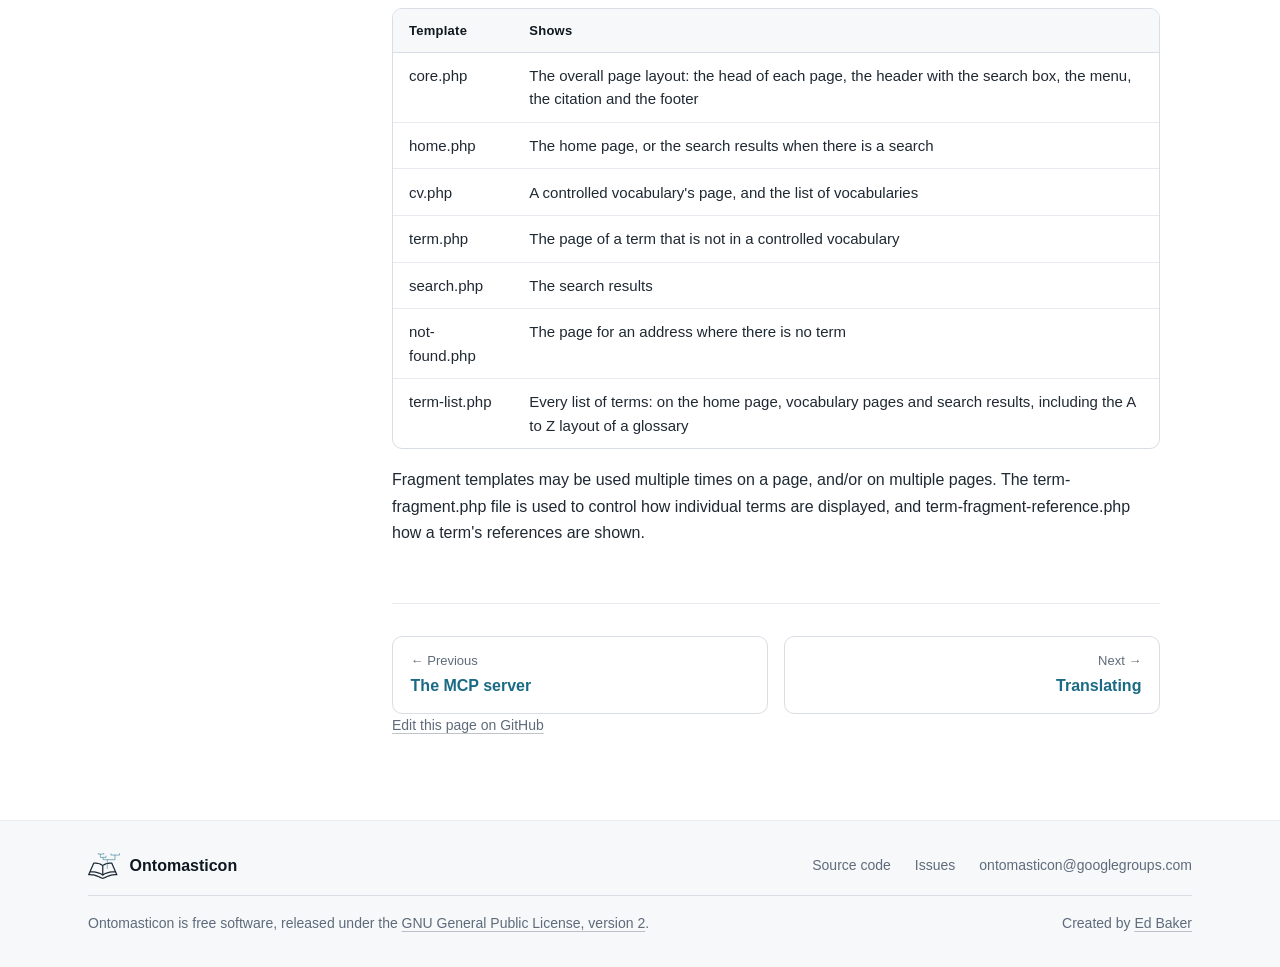
<file: customising.html>
<!DOCTYPE html>
<html lang="en-GB">
<head>
  <meta charset="utf-8">
  <meta name="viewport" content="width=device-width, initial-scale=1">
  <meta name="application-name" content="Ontomasticon">
  <meta name="author" content="Ed Baker (https://ebaker.me.uk)">
  <meta name="description" content="How to customise Ontomasticon with CSS and PHP templates, while keeping code updates easy.">
  <meta name="theme-color" content="#ffffff" media="(prefers-color-scheme: light)">
  <meta name="theme-color" content="#0f1519" media="(prefers-color-scheme: dark)">
  <title>Customising Ontomasticon</title>
  <link rel="icon" href="assets/images/favicon.svg" type="image/svg+xml">
  <link rel="stylesheet" href="assets/css/site.css">
  <script>document.documentElement.classList.add("js");</script>
  <script src="assets/js/site.js" defer></script>
</head>
<body>
  <a class="skip-link" href="#content">Skip to content</a>
  <header class="site-header">
    <div class="site-header-inner">
      <button class="nav-toggle" type="button" aria-controls="site-nav" aria-expanded="false">
        <svg class="icon-open" viewBox="0 0 24 24" aria-hidden="true"><path d="M4 7h16M4 12h16M4 17h16"/></svg>
        <svg class="icon-close" viewBox="0 0 24 24" aria-hidden="true"><path d="M6 6l12 12M18 6 6 18"/></svg>
        <span class="visually-hidden">Menu</span>
      </button>
      <a class="brand" href="index.html"><img src="assets/images/logo.svg" alt="" width="44" height="36">Ontomasticon</a>
      <nav class="header-links" aria-label="Site">
        <a class="header-link-docs" href="index.html#documentation">Documentation</a>
        <a href="https://github.com/ontomasticon/ontomasticon"><svg viewBox="0 0 16 16" aria-hidden="true"><path d="M8 0c4.42 0 8 3.58 8 8a8.013 8.013 0 0 1-5.45 7.59c-.4.08-.55-.17-.55-.38 0-.27.01-1.13.01-2.2 0-.75-.25-1.23-.54-1.48 1.78-.2 3.65-.88 3.65-3.95 0-.88-.31-1.59-.82-2.15.08-.2.36-1.02-.08-2.12 0 0-.67-.22-2.2.82-.64-.18-1.32-.27-2-.27-.68 0-1.36.09-2 .27-1.53-1.03-2.2-.82-2.2-.82-.44 1.1-.16 1.92-.08 2.12-.51.56-.82 1.28-.82 2.15 0 3.06 1.86 3.75 3.64 3.95-.23.2-.44.55-.51 1.07-.46.21-1.61.55-2.33-.66-.15-.24-.6-.83-1.23-.82-.67.01-.27.38.01.53.34.19.73.9.82 1.13.16.45.68 1.31 2.69.94 0 .67.01 1.3.01 1.49 0 .21-.15.45-.55.38A7.995 7.995 0 0 1 0 8c0-4.42 3.58-8 8-8Z"/></svg><span class="header-link-label">GitHub</span></a>
      </nav>
    </div>
  </header>
  <div class="docs">
    <nav class="sidebar" id="site-nav" aria-label="Documentation">
      <p class="sidebar-title">Documentation</p>
      <ul>
        <li><a href="index.html">Overview</a></li>
        <li><a href="installation.html">Installing</a></li>
        <li><a href="admin.html">Administering</a></li>
        <li><a href="editing.html">Editing vocabularies and terms</a></li>
        <li><a href="linked-data.html">Linked data and the API</a></li>
        <li><a href="mcp.html">The MCP server</a></li>
        <li><a href="customising.html" aria-current="page">Customising</a></li>
        <li><a href="translating.html">Translating</a></li>
      </ul>
    </nav>
    <main class="content" id="content">

  <h1>Customising Ontomasticon</h1>
  <p><a href="https://ontomasticon.github.io">Ontomasticon</a> is a simple, lightweight ontology and glossary server written in PHP and making use of MariaDB or MySQL.</p>
  <p>Ontomasticon is simple to customise using a mixture of CSS and PHP templates, kept in the settings directory so that they stay in
    place when the code is updated.</p>

  <h2 id="css-theming">CSS Theming</h2>
  <p>The default theme, css/default.css, gives every page a readable layout, and moves the menu under the header on narrow screens. To
    change it, copy settings/user.css.default to settings/user.css and make your changes there. Don't edit css/default.css itself, as
    updates replace it. settings/user.css is loaded after the default theme, so its rules take precedence.</p>
  <p>The theme's colours are CSS variables, so a few lines can restyle the site:</p>
  <pre><code>:root {
  --accent: #2e7d32;
  --accent-dark: #1b5e20;
}</code></pre>
  <table>
    <tr><th>Variable</th><th>Used for</th></tr>
    <tr><td><code>--text</code></td><td>Text</td></tr>
    <tr><td><code>--muted</code></td><td>Less important text, such as term URIs, languages, references, the citation and the footer</td></tr>
    <tr><td><code>--accent</code></td><td>Links, the edge of each term's box, buttons and focus outlines</td></tr>
    <tr><td><code>--accent-dark</code></td><td>Links and buttons when hovered or focused</td></tr>
    <tr><td><code>--border</code></td><td>Lines and borders, such as table borders and the rule under the header</td></tr>
    <tr><td><code>--panel</code></td><td>Backgrounds of term boxes, code, the administration menu and the glossary's letter links</td></tr>
    <tr><td><code>--error</code> and <code>--error-panel</code></td><td>Error messages and administration warnings, and their background</td></tr>
    <tr><td><code>--success</code> and <code>--success-panel</code></td><td>Messages saying something was saved, and their background</td></tr>
  </table>
  <p>Stylesheets and scripts are linked with the time they were last changed added to their address, so visitors' browsers fetch
    settings/user.css again after you change it.</p>

  <h2 id="php-templates">PHP Templates</h2>
  <p>Various PHP templates are found in the templates folder. The supported method of user modification is to copy files you wish to
    change into the settings directory, where edits can be made and will remain in place during code updates. Ontomasticon uses a
    template in the settings directory instead of the one in the templates folder with the same name. A copied template doesn't get
    changes made to the original in later versions, so copy only the templates you need to change.</p>
  <table>
    <tr><th>Template</th><th>Shows</th></tr>
    <tr><td>core.php</td><td>The overall page layout: the head of each page, the header with the search box, the menu, the citation and
      the footer</td></tr>
    <tr><td>home.php</td><td>The home page, or the search results when there is a search</td></tr>
    <tr><td>cv.php</td><td>A controlled vocabulary's page, and the list of vocabularies</td></tr>
    <tr><td>term.php</td><td>The page of a term that is not in a controlled vocabulary</td></tr>
    <tr><td>search.php</td><td>The search results</td></tr>
    <tr><td>not-found.php</td><td>The page for an address where there is no term</td></tr>
    <tr><td>term-list.php</td><td>Every list of terms: on the home page, vocabulary pages and search results, including the A to Z layout
      of a glossary</td></tr>
  </table>

  <p>Fragment templates may be used multiple times on a page, and/or on multiple pages. The term-fragment.php file is used to control
    how individual terms are displayed, and term-fragment-reference.php how a term's references are shown.</p>

    </main>
  </div>
  <footer class="site-footer">
    <div class="site-footer-inner">
      <p class="footer-brand"><img src="assets/images/logo.svg" alt="" width="32" height="26">Ontomasticon</p>
      <ul class="footer-links">
        <li><a href="https://github.com/ontomasticon/ontomasticon">Source code</a></li>
        <li><a href="https://github.com/ontomasticon/ontomasticon/issues">Issues</a></li>
        <li><a href="mailto:ontomasticon@googlegroups.com">ontomasticon@googlegroups.com</a></li>
      </ul>
      <div class="footer-bottom">
        <p>Ontomasticon is free software, released under the
          <a href="https://github.com/ontomasticon/ontomasticon/blob/master/LICENSE">GNU General Public License, version 2</a>.</p>
        <p>Created by <a rel="author" href="https://ebaker.me.uk">Ed Baker</a></p>
      </div>
    </div>
  </footer>
</body>
</html>
</file>
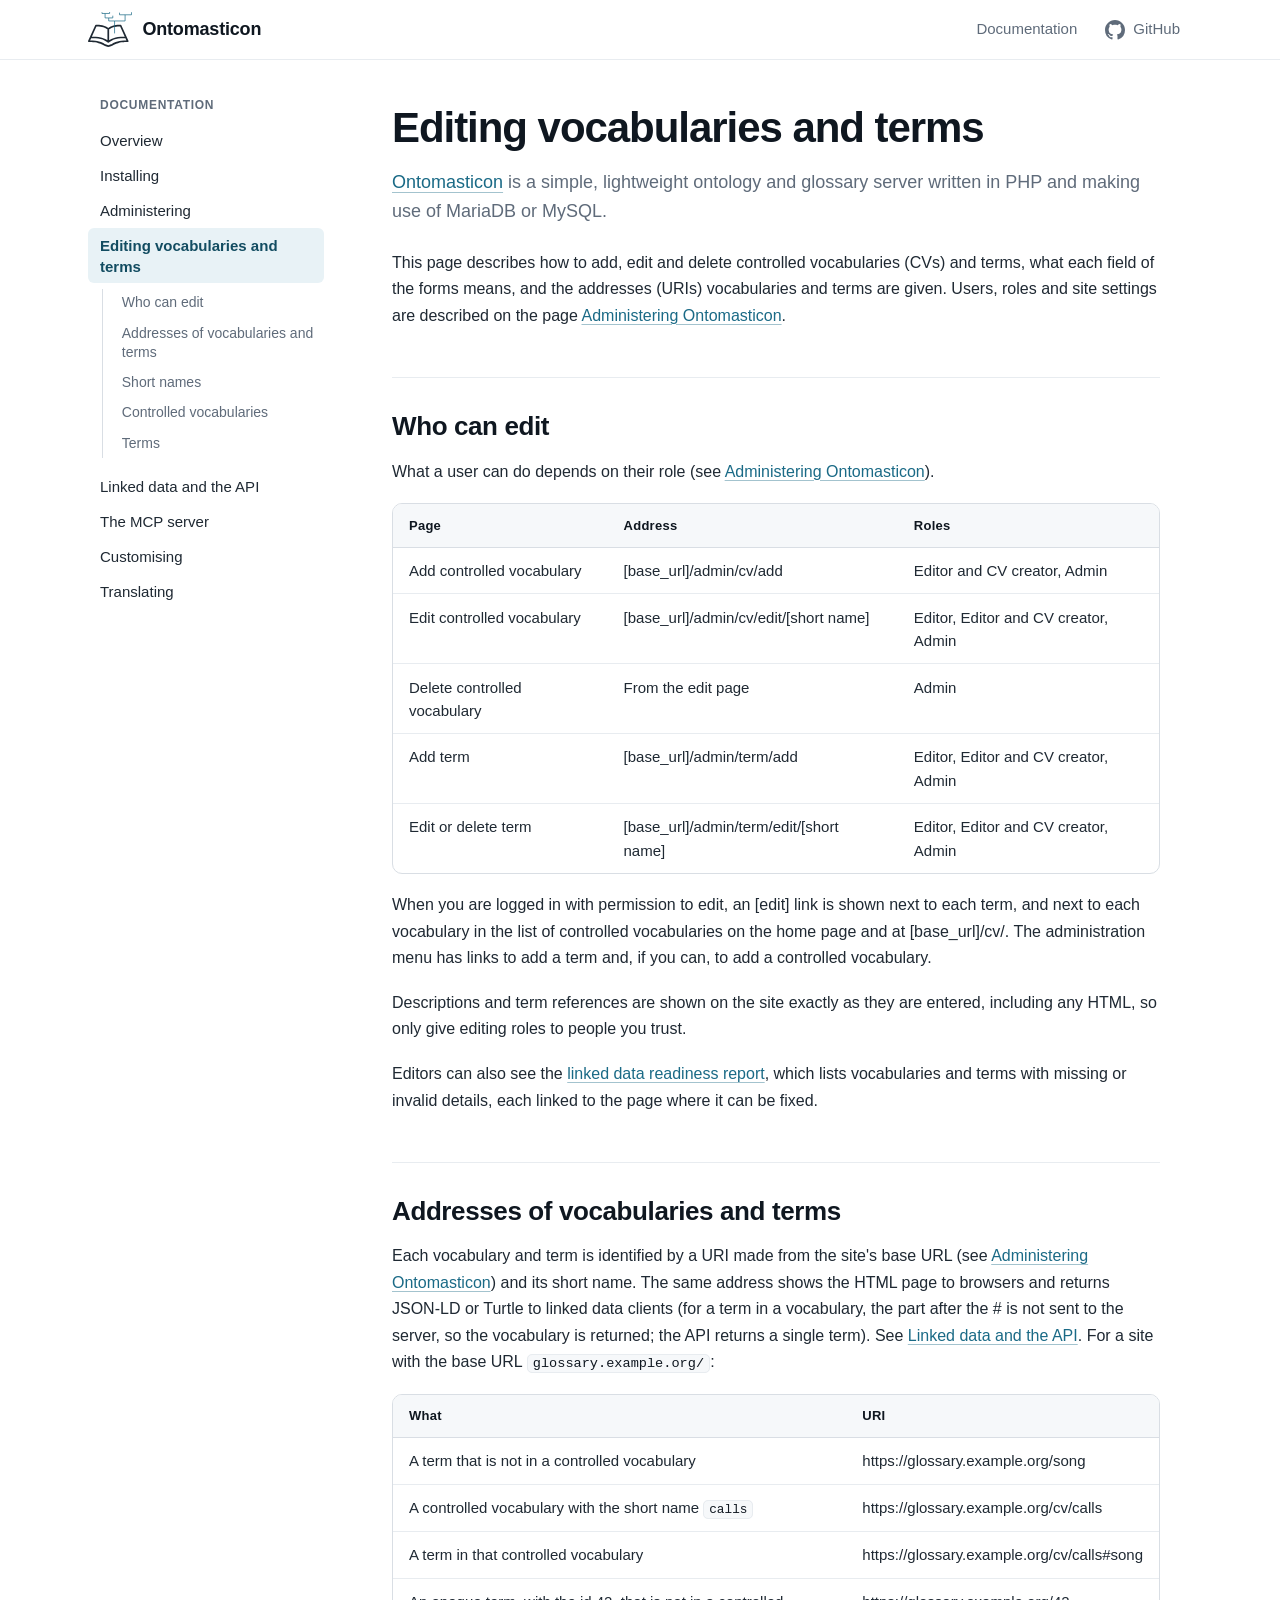
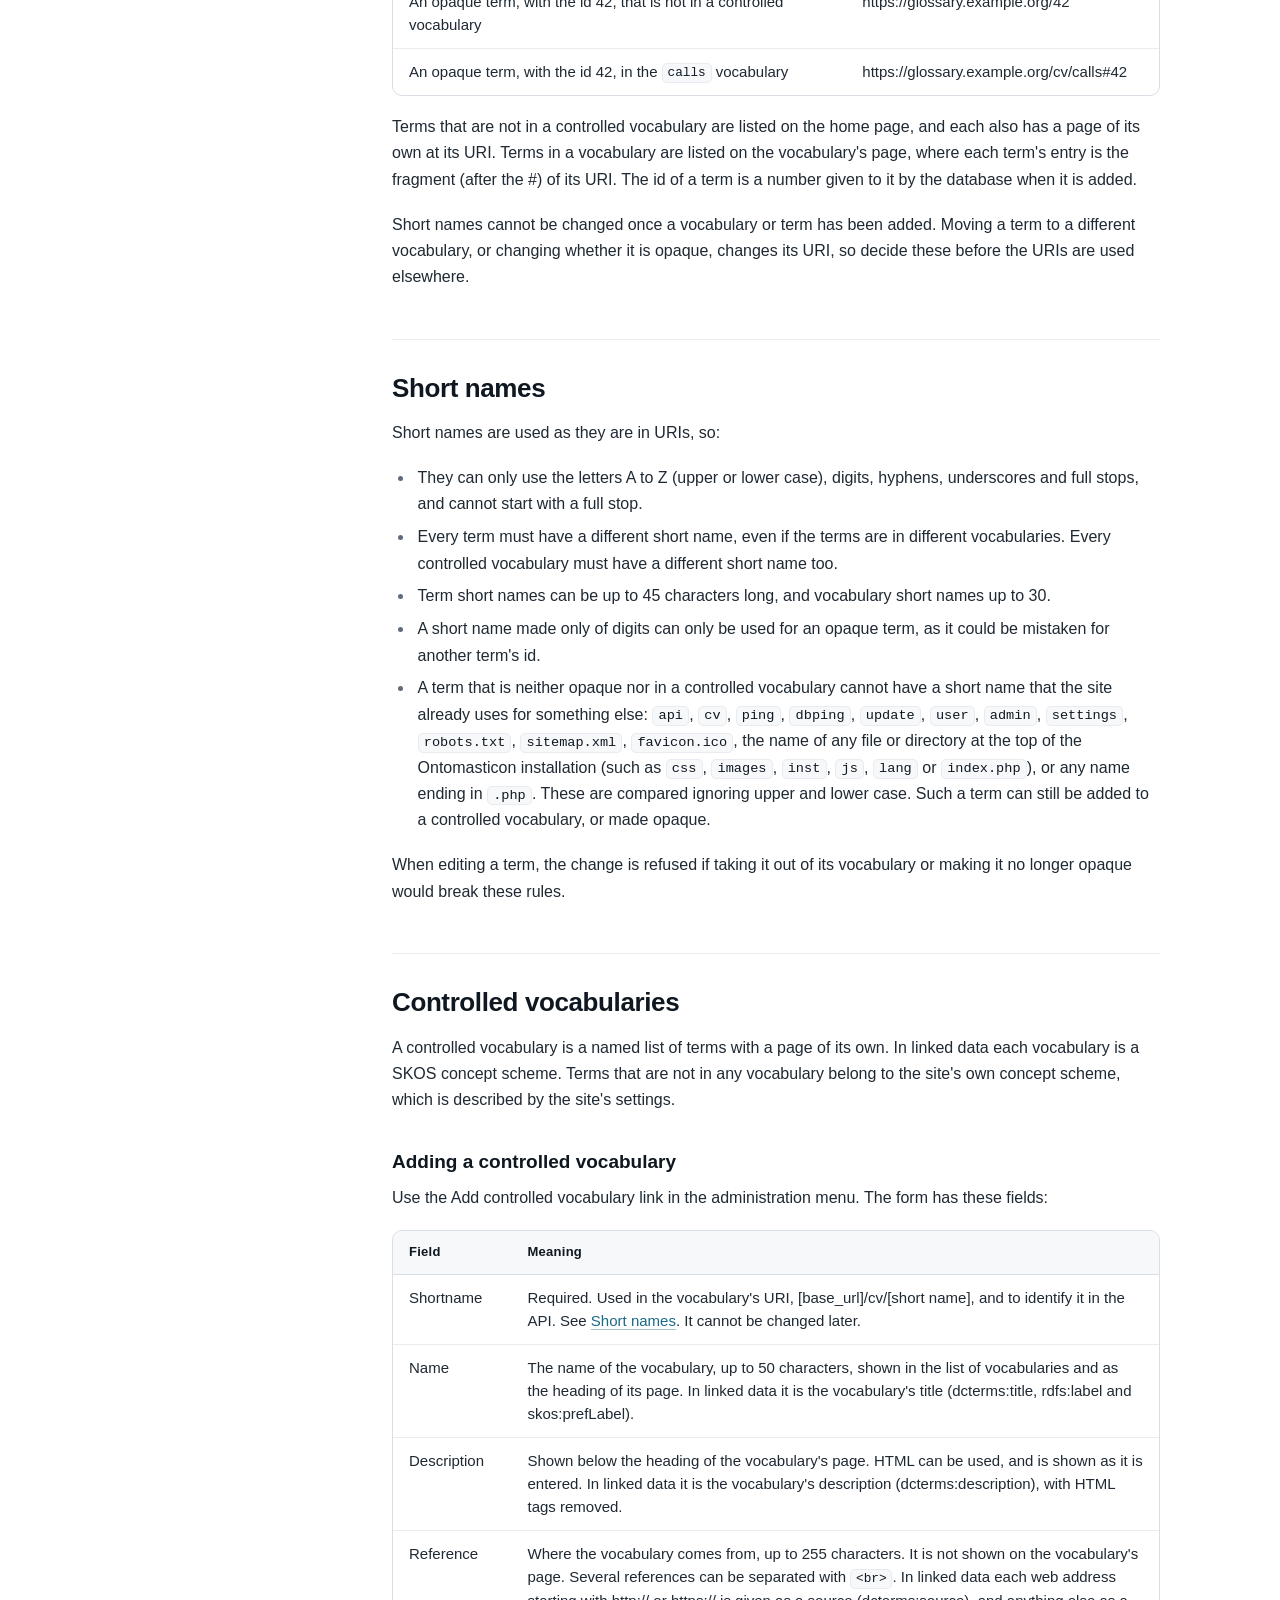
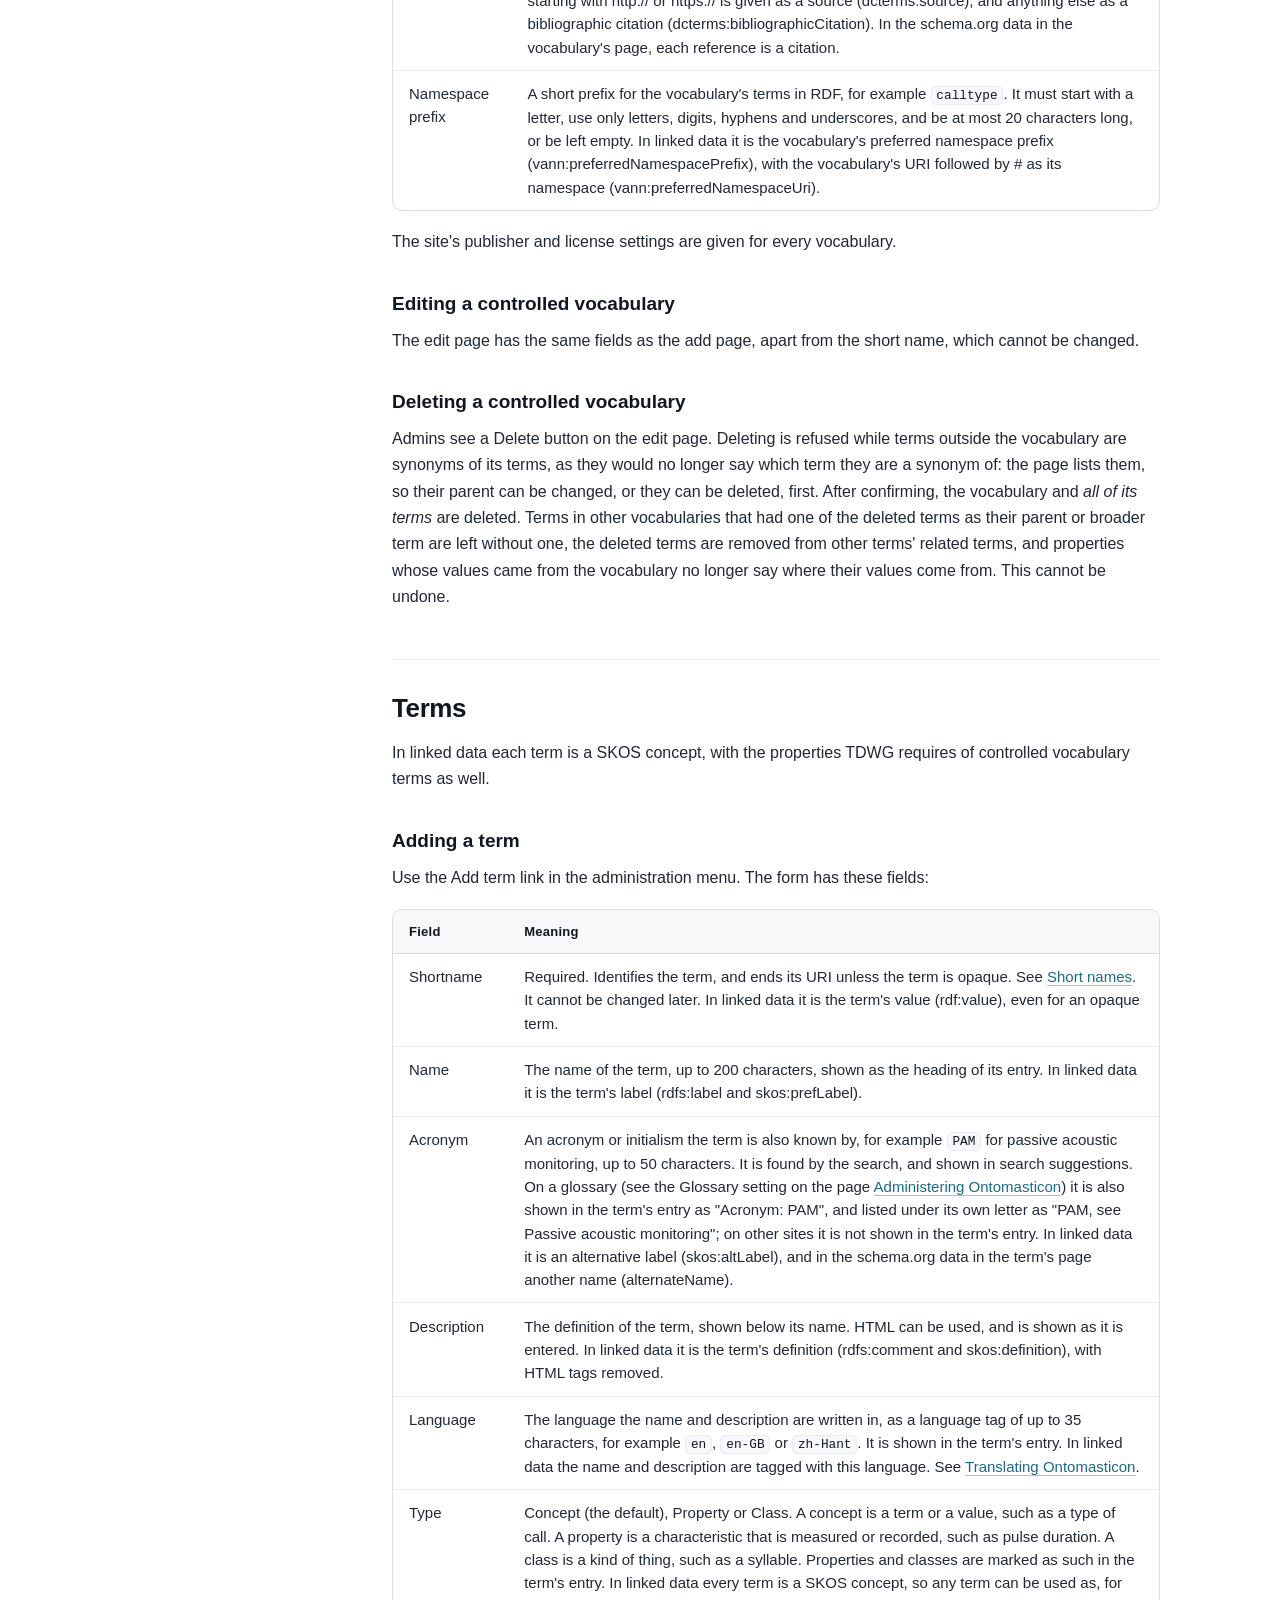
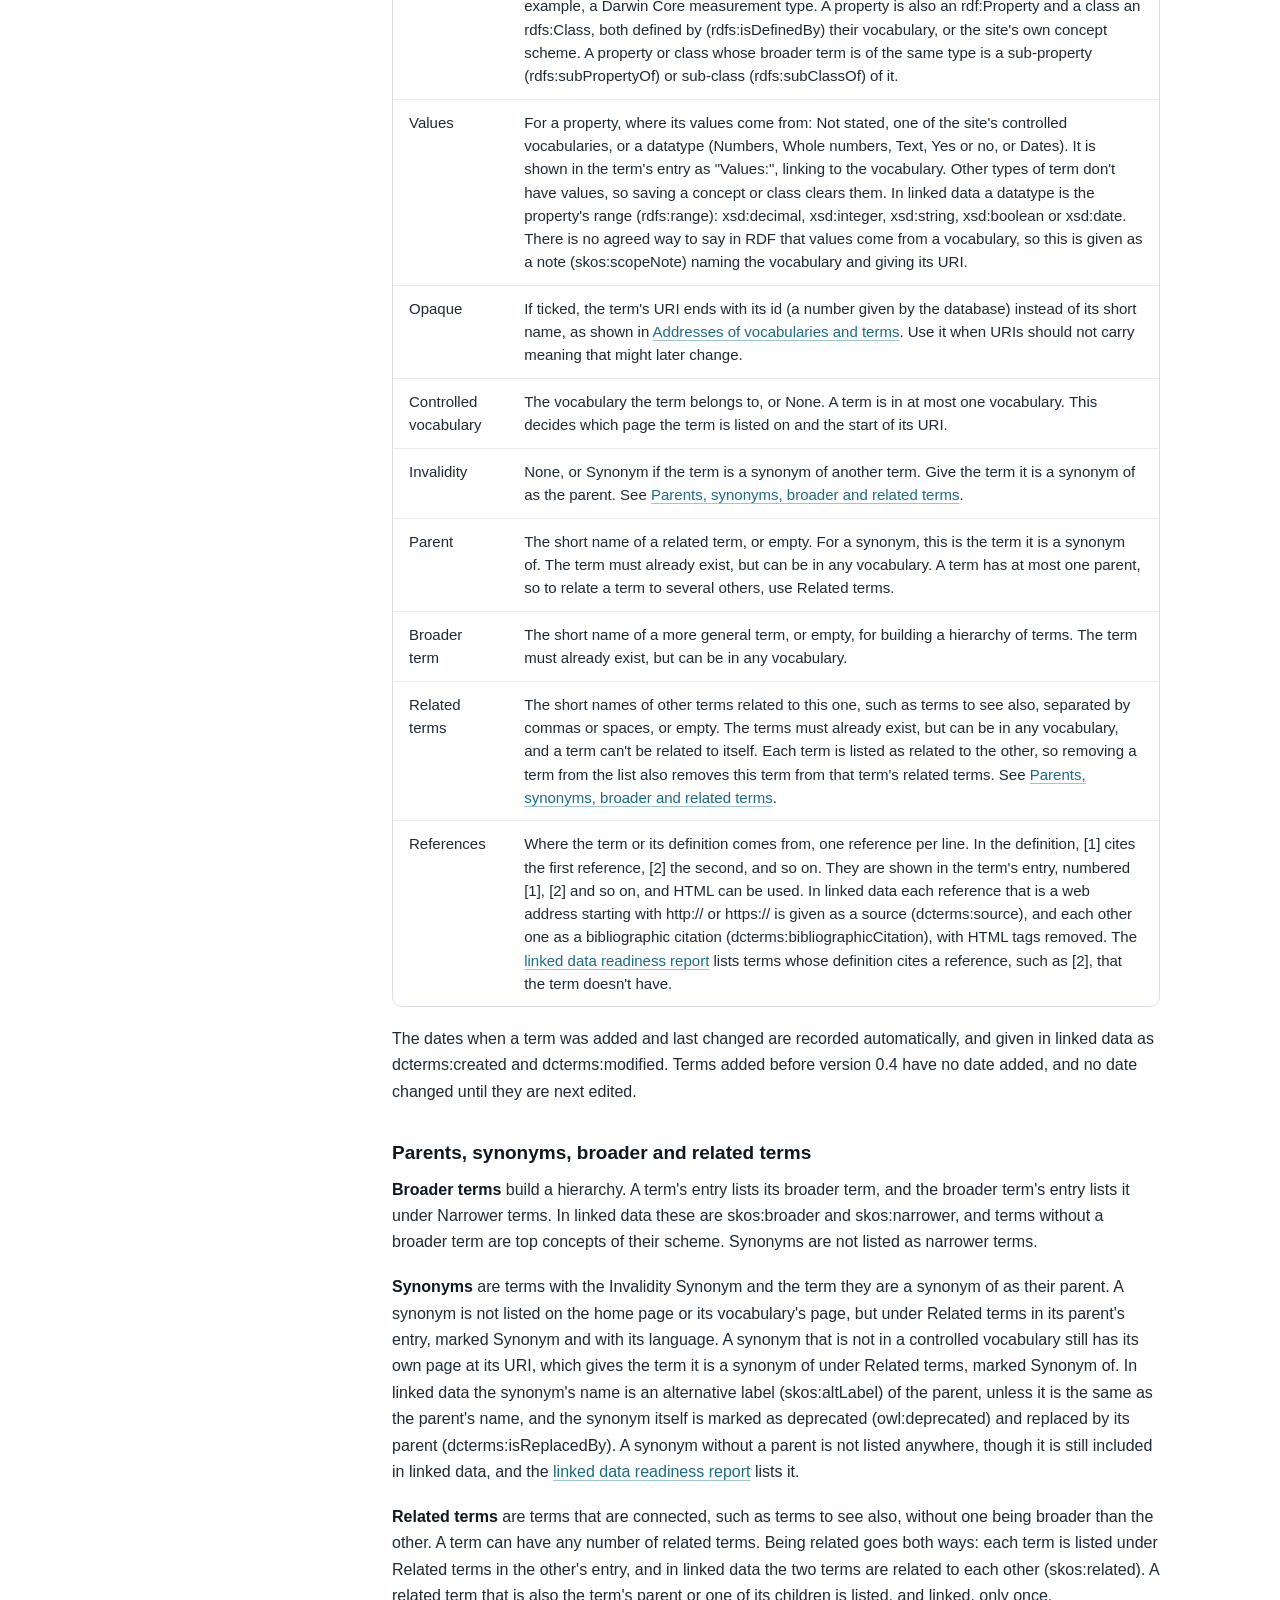
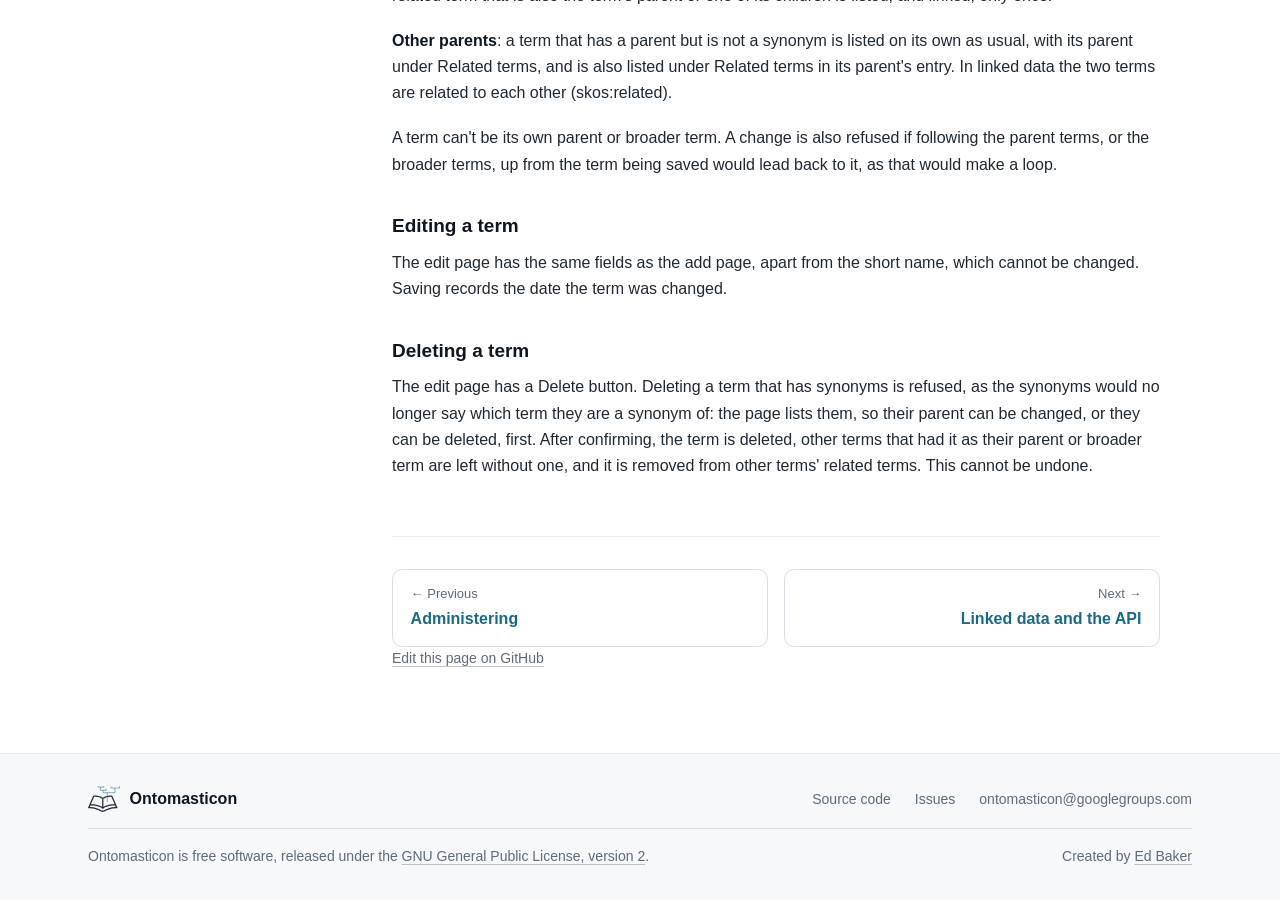
<file: editing.html>
<!DOCTYPE html>
<html lang="en-GB">
<head>
  <meta charset="utf-8">
  <meta name="viewport" content="width=device-width, initial-scale=1">
  <meta name="application-name" content="Ontomasticon">
  <meta name="author" content="Ed Baker (https://ebaker.me.uk)">
  <meta name="description" content="How to add, edit and delete controlled vocabularies and terms in Ontomasticon, what each field means, and the URIs they are given.">
  <meta name="theme-color" content="#ffffff" media="(prefers-color-scheme: light)">
  <meta name="theme-color" content="#0f1519" media="(prefers-color-scheme: dark)">
  <title>Editing vocabularies and terms – Ontomasticon</title>
  <link rel="icon" href="assets/images/favicon.svg" type="image/svg+xml">
  <link rel="stylesheet" href="assets/css/site.css">
  <script>document.documentElement.classList.add("js");</script>
  <script src="assets/js/site.js" defer></script>
</head>
<body>
  <a class="skip-link" href="#content">Skip to content</a>
  <header class="site-header">
    <div class="site-header-inner">
      <button class="nav-toggle" type="button" aria-controls="site-nav" aria-expanded="false">
        <svg class="icon-open" viewBox="0 0 24 24" aria-hidden="true"><path d="M4 7h16M4 12h16M4 17h16"/></svg>
        <svg class="icon-close" viewBox="0 0 24 24" aria-hidden="true"><path d="M6 6l12 12M18 6 6 18"/></svg>
        <span class="visually-hidden">Menu</span>
      </button>
      <a class="brand" href="index.html"><img src="assets/images/logo.svg" alt="" width="44" height="36">Ontomasticon</a>
      <nav class="header-links" aria-label="Site">
        <a class="header-link-docs" href="index.html#documentation">Documentation</a>
        <a href="https://github.com/ontomasticon/ontomasticon"><svg viewBox="0 0 16 16" aria-hidden="true"><path d="M8 0c4.42 0 8 3.58 8 8a8.013 8.013 0 0 1-5.45 7.59c-.4.08-.55-.17-.55-.38 0-.27.01-1.13.01-2.2 0-.75-.25-1.23-.54-1.48 1.78-.2 3.65-.88 3.65-3.95 0-.88-.31-1.59-.82-2.15.08-.2.36-1.02-.08-2.12 0 0-.67-.22-2.2.82-.64-.18-1.32-.27-2-.27-.68 0-1.36.09-2 .27-1.53-1.03-2.2-.82-2.2-.82-.44 1.1-.16 1.92-.08 2.12-.51.56-.82 1.28-.82 2.15 0 3.06 1.86 3.75 3.64 3.95-.23.2-.44.55-.51 1.07-.46.21-1.61.55-2.33-.66-.15-.24-.6-.83-1.23-.82-.67.01-.27.38.01.53.34.19.73.9.82 1.13.16.45.68 1.31 2.69.94 0 .67.01 1.3.01 1.49 0 .21-.15.45-.55.38A7.995 7.995 0 0 1 0 8c0-4.42 3.58-8 8-8Z"/></svg><span class="header-link-label">GitHub</span></a>
      </nav>
    </div>
  </header>
  <div class="docs">
    <nav class="sidebar" id="site-nav" aria-label="Documentation">
      <p class="sidebar-title">Documentation</p>
      <ul>
        <li><a href="index.html">Overview</a></li>
        <li><a href="installation.html">Installing</a></li>
        <li><a href="admin.html">Administering</a></li>
        <li><a href="editing.html" aria-current="page">Editing vocabularies and terms</a></li>
        <li><a href="linked-data.html">Linked data and the API</a></li>
        <li><a href="mcp.html">The MCP server</a></li>
        <li><a href="customising.html">Customising</a></li>
        <li><a href="translating.html">Translating</a></li>
      </ul>
    </nav>
    <main class="content" id="content">

  <h1>Editing vocabularies and terms</h1>
  <p><a href="https://ontomasticon.github.io">Ontomasticon</a> is a simple, lightweight ontology and glossary server written in PHP and making use of MariaDB or MySQL.</p>
  <p>This page describes how to add, edit and delete controlled vocabularies (CVs) and terms, what each field of the forms means,
    and the addresses (URIs) vocabularies and terms are given. Users, roles and site settings are described on the page
    <a href="admin.html">Administering Ontomasticon</a>.</p>

  <h2 id="who-can-edit">Who can edit</h2>
  <p>What a user can do depends on their role (see <a href="admin.html">Administering Ontomasticon</a>).</p>
  <table>
    <tr><th>Page</th><th>Address</th><th>Roles</th></tr>
    <tr><td>Add controlled vocabulary</td><td>[base_url]/admin/cv/add</td><td>Editor and CV creator, Admin</td></tr>
    <tr><td>Edit controlled vocabulary</td><td>[base_url]/admin/cv/edit/[short name]</td><td>Editor, Editor and CV creator, Admin</td></tr>
    <tr><td>Delete controlled vocabulary</td><td>From the edit page</td><td>Admin</td></tr>
    <tr><td>Add term</td><td>[base_url]/admin/term/add</td><td>Editor, Editor and CV creator, Admin</td></tr>
    <tr><td>Edit or delete term</td><td>[base_url]/admin/term/edit/[short name]</td><td>Editor, Editor and CV creator, Admin</td></tr>
  </table>
  <p>When you are logged in with permission to edit, an [edit] link is shown next to each term, and next to each vocabulary in the
    list of controlled vocabularies on the home page and at [base_url]/cv/. The administration menu has links to add a term and, if you
    can, to add a controlled vocabulary.</p>
  <p>Descriptions and term references are shown on the site exactly as they are entered, including any HTML, so only give editing
    roles to people you trust.</p>
  <p>Editors can also see the <a href="admin.html#readiness">linked data readiness report</a>, which lists vocabularies and terms with
    missing or invalid details, each linked to the page where it can be fixed.</p>

  <h2 id="uris">Addresses of vocabularies and terms</h2>
  <p>Each vocabulary and term is identified by a URI made from the site's base URL (see
    <a href="admin.html">Administering Ontomasticon</a>) and its short name. The same address shows the HTML page to browsers and
    returns JSON-LD or Turtle to linked data clients (for a term in a vocabulary, the part after the # is not sent to the server, so
    the vocabulary is returned; the API returns a single term). See <a href="linked-data.html">Linked data and the API</a>. For a site
    with the base URL <code>glossary.example.org/</code>:</p>
  <table>
    <tr><th>What</th><th>URI</th></tr>
    <tr><td>A term that is not in a controlled vocabulary</td><td>https://glossary.example.org/song</td></tr>
    <tr><td>A controlled vocabulary with the short name <code>calls</code></td><td>https://glossary.example.org/cv/calls</td></tr>
    <tr><td>A term in that controlled vocabulary</td><td>https://glossary.example.org/cv/calls#song</td></tr>
    <tr><td>An opaque term, with the id 42, that is not in a controlled vocabulary</td><td>https://glossary.example.org/42</td></tr>
    <tr><td>An opaque term, with the id 42, in the <code>calls</code> vocabulary</td><td>https://glossary.example.org/cv/calls#42</td></tr>
  </table>
  <p>Terms that are not in a controlled vocabulary are listed on the home page, and each also has a page of its own at its URI. Terms
    in a vocabulary are listed on the vocabulary's page, where each term's entry is the fragment (after the #) of its URI. The id of a
    term is a number given to it by the database when it is added.</p>
  <p>Short names cannot be changed once a vocabulary or term has been added. Moving a term to a different vocabulary, or changing
    whether it is opaque, changes its URI, so decide these before the URIs are used elsewhere.</p>

  <h2 id="shortnames">Short names</h2>
  <p>Short names are used as they are in URIs, so:</p>
  <ul>
    <li>They can only use the letters A to Z (upper or lower case), digits, hyphens, underscores and full stops, and cannot start with
      a full stop.</li>
    <li>Every term must have a different short name, even if the terms are in different vocabularies. Every controlled vocabulary
      must have a different short name too.</li>
    <li>Term short names can be up to 45 characters long, and vocabulary short names up to 30.</li>
    <li>A short name made only of digits can only be used for an opaque term, as it could be mistaken for another term's id.</li>
    <li>A term that is neither opaque nor in a controlled vocabulary cannot have a short name that the site already uses for something
      else: <code>api</code>, <code>cv</code>, <code>ping</code>, <code>dbping</code>, <code>update</code>, <code>user</code>, <code>admin</code>,
      <code>settings</code>, <code>robots.txt</code>, <code>sitemap.xml</code>, <code>favicon.ico</code>, the name of any file or
      directory at the top of the Ontomasticon installation (such as <code>css</code>, <code>images</code>, <code>inst</code>,
      <code>js</code>, <code>lang</code> or <code>index.php</code>), or any name ending in <code>.php</code>.
      These are compared ignoring upper and lower case. Such a term can still be added to a controlled vocabulary, or made opaque.</li>
  </ul>
  <p>When editing a term, the change is refused if taking it out of its vocabulary or making it no longer opaque would break these rules.</p>

  <h2 id="controlled-vocabularies">Controlled vocabularies</h2>
  <p>A controlled vocabulary is a named list of terms with a page of its own. In linked data each vocabulary is a SKOS concept scheme.
    Terms that are not in any vocabulary belong to the site's own concept scheme, which is described by the site's settings.</p>

  <h3 id="adding-a-controlled-vocabulary">Adding a controlled vocabulary</h3>
  <p>Use the Add controlled vocabulary link in the administration menu. The form has these fields:</p>
  <table>
    <tr><th>Field</th><th>Meaning</th></tr>
    <tr><td>Shortname</td><td>Required. Used in the vocabulary's URI, [base_url]/cv/[short name], and to identify it in the API. See
      <a href="#shortnames">Short names</a>. It cannot be changed later.</td></tr>
    <tr><td>Name</td><td>The name of the vocabulary, up to 50 characters, shown in the list of vocabularies and as the heading of its
      page. In linked data it is the vocabulary's title (dcterms:title, rdfs:label and skos:prefLabel).</td></tr>
    <tr><td>Description</td><td>Shown below the heading of the vocabulary's page. HTML can be used, and is shown as it is entered.
      In linked data it is the vocabulary's description (dcterms:description), with HTML tags removed.</td></tr>
    <tr><td>Reference</td><td>Where the vocabulary comes from, up to 255 characters. It is not shown on the vocabulary's page. Several
      references can be separated with <code>&lt;br&gt;</code>. In linked data each web address starting with http:// or https:// is
      given as a source (dcterms:source), and anything else as a bibliographic citation (dcterms:bibliographicCitation). In the schema.org
      data in the vocabulary's page, each reference is a citation.</td></tr>
    <tr><td>Namespace prefix</td><td>A short prefix for the vocabulary's terms in RDF, for example <code>calltype</code>. It must start
      with a letter, use only letters, digits, hyphens and underscores, and be at most 20 characters long, or be left empty. In linked
      data it is the vocabulary's preferred namespace prefix (vann:preferredNamespacePrefix), with the vocabulary's URI followed by # as
      its namespace (vann:preferredNamespaceUri).</td></tr>
  </table>
  <p>The site's publisher and license settings are given for every vocabulary.</p>

  <h3 id="editing-a-controlled-vocabulary">Editing a controlled vocabulary</h3>
  <p>The edit page has the same fields as the add page, apart from the short name, which cannot be changed.</p>

  <h3 id="deleting-a-controlled-vocabulary">Deleting a controlled vocabulary</h3>
  <p>Admins see a Delete button on the edit page. Deleting is refused while terms outside the vocabulary are synonyms of its terms, as
    they would no longer say which term they are a synonym of: the page lists them, so their parent can be changed, or they can be
    deleted, first. After confirming, the vocabulary and <em>all of its terms</em> are deleted. Terms in other vocabularies that had one
    of the deleted terms as their parent or broader term are left without one, the deleted terms are removed from other terms' related
    terms, and properties whose values came from the vocabulary no longer say where their values come from. This cannot be undone.</p>

  <h2 id="terms">Terms</h2>
  <p>In linked data each term is a SKOS concept, with the properties TDWG requires of controlled vocabulary terms as well.</p>

  <h3 id="adding-a-term">Adding a term</h3>
  <p>Use the Add term link in the administration menu. The form has these fields:</p>
  <table>
    <tr><th>Field</th><th>Meaning</th></tr>
    <tr><td>Shortname</td><td>Required. Identifies the term, and ends its URI unless the term is opaque. See
      <a href="#shortnames">Short names</a>. It cannot be changed later. In linked data it is the term's value (rdf:value), even for an
      opaque term.</td></tr>
    <tr><td>Name</td><td>The name of the term, up to 200 characters, shown as the heading of its entry. In linked data it is the term's
      label (rdfs:label and skos:prefLabel).</td></tr>
    <tr><td>Acronym</td><td>An acronym or initialism the term is also known by, for example <code>PAM</code> for passive acoustic
      monitoring, up to 50 characters. It is found by the search, and shown in search suggestions. On a glossary (see the Glossary setting
      on the page <a href="admin.html">Administering Ontomasticon</a>) it is also shown in the term's entry as "Acronym: PAM", and listed
      under its own letter as "PAM, see Passive acoustic monitoring"; on other sites it is not shown in the term's entry. In linked data it
      is an alternative label (skos:altLabel), and in the schema.org data in the term's page another name (alternateName).</td></tr>
    <tr><td>Description</td><td>The definition of the term, shown below its name. HTML can be used, and is shown as it is entered. In
      linked data it is the term's definition (rdfs:comment and skos:definition), with HTML tags removed.</td></tr>
    <tr><td>Language</td><td>The language the name and description are written in, as a language tag of up to 35 characters, for
      example <code>en</code>, <code>en-GB</code> or <code>zh-Hant</code>. It is shown in the term's entry. In linked data the name and
      description are tagged with this language. See <a href="translating.html">Translating Ontomasticon</a>.</td></tr>
    <tr><td>Type</td><td>Concept (the default), Property or Class. A concept is a term or a value, such as a type of call. A property is a
      characteristic that is measured or recorded, such as pulse duration. A class is a kind of thing, such as a syllable. Properties and
      classes are marked as such in the term's entry. In linked data every term is a SKOS concept, so any term can be used as, for
      example, a Darwin Core measurement type. A property is also an rdf:Property and a class an rdfs:Class, both defined by
      (rdfs:isDefinedBy) their vocabulary, or the site's own concept scheme. A property or class whose broader term is of the same type
      is a sub-property (rdfs:subPropertyOf) or sub-class (rdfs:subClassOf) of it.</td></tr>
    <tr><td>Values</td><td>For a property, where its values come from: Not stated, one of the site's controlled vocabularies, or a
      datatype (Numbers, Whole numbers, Text, Yes or no, or Dates). It is shown in the term's entry as "Values:", linking to the
      vocabulary. Other types of term don't have values, so saving a concept or class clears them. In linked data a datatype is the
      property's range (rdfs:range): xsd:decimal, xsd:integer, xsd:string, xsd:boolean or xsd:date. There is no agreed way to say in RDF
      that values come from a vocabulary, so this is given as a note (skos:scopeNote) naming the vocabulary and giving its URI.</td></tr>
    <tr><td>Opaque</td><td>If ticked, the term's URI ends with its id (a number given by the database) instead of its short name, as
      shown in <a href="#uris">Addresses of vocabularies and terms</a>. Use it when URIs should not carry meaning that might later
      change.</td></tr>
    <tr><td>Controlled vocabulary</td><td>The vocabulary the term belongs to, or None. A term is in at most one vocabulary. This decides
      which page the term is listed on and the start of its URI.</td></tr>
    <tr><td>Invalidity</td><td>None, or Synonym if the term is a synonym of another term. Give the term it is a synonym of as the
      parent. See <a href="#relations">Parents, synonyms, broader and related terms</a>.</td></tr>
    <tr><td>Parent</td><td>The short name of a related term, or empty. For a synonym, this is the term it is a synonym of. The term must
      already exist, but can be in any vocabulary. A term has at most one parent, so to relate a term to several others, use Related
      terms.</td></tr>
    <tr><td>Broader term</td><td>The short name of a more general term, or empty, for building a hierarchy of terms. The term must
      already exist, but can be in any vocabulary.</td></tr>
    <tr><td>Related terms</td><td>The short names of other terms related to this one, such as terms to see also, separated by commas or
      spaces, or empty. The terms must already exist, but can be in any vocabulary, and a term can't be related to itself. Each term is
      listed as related to the other, so removing a term from the list also removes this term from that term's related terms. See
      <a href="#relations">Parents, synonyms, broader and related terms</a>.</td></tr>
    <tr><td>References</td><td>Where the term or its definition comes from, one reference per line. In the definition, [1] cites the
      first reference, [2] the second, and so on. They are shown in the term's entry, numbered [1], [2] and so on, and HTML can be used.
      In linked data each reference that is a web address starting with http:// or https:// is given as a source (dcterms:source), and
      each other one as a bibliographic citation (dcterms:bibliographicCitation), with HTML tags removed. The
      <a href="admin.html#readiness">linked data readiness report</a> lists terms whose definition cites a reference, such as [2], that
      the term doesn't have.</td></tr>
  </table>
  <p>The dates when a term was added and last changed are recorded automatically, and given in linked data as dcterms:created and
    dcterms:modified. Terms added before version 0.4 have no date added, and no date changed until they are next edited.</p>

  <h3 id="relations">Parents, synonyms, broader and related terms</h3>
  <p><b>Broader terms</b> build a hierarchy. A term's entry lists its broader term, and the broader term's entry lists it under Narrower
    terms. In linked data these are skos:broader and skos:narrower, and terms without a broader term are top concepts of their
    scheme. Synonyms are not listed as narrower terms.</p>
  <p><b>Synonyms</b> are terms with the Invalidity Synonym and the term they are a synonym of as their parent. A synonym is not listed
    on the home page or its vocabulary's page, but under Related terms in its parent's entry, marked Synonym and with its language. A
    synonym that is not in a controlled vocabulary still has its own page at its URI, which gives the term it is a synonym of under
    Related terms, marked Synonym of. In linked data the synonym's name is an alternative label (skos:altLabel) of the parent, unless it
    is the same as the parent's name, and the synonym itself is marked as deprecated (owl:deprecated) and replaced by its parent
    (dcterms:isReplacedBy). A synonym without a parent is not listed anywhere, though it is still included in linked data, and the
    <a href="admin.html#readiness">linked data readiness report</a> lists it.</p>
  <p><b>Related terms</b> are terms that are connected, such as terms to see also, without one being broader than the other. A term can
    have any number of related terms. Being related goes both ways: each term is listed under Related terms in the other's entry, and in
    linked data the two terms are related to each other (skos:related). A related term that is also the term's parent or one of its
    children is listed, and linked, only once.</p>
  <p><b>Other parents</b>: a term that has a parent but is not a synonym is listed on its own as usual, with its parent under Related
    terms, and is also listed under Related terms in its parent's entry. In linked data the two terms are related to each other
    (skos:related).</p>
  <p>A term can't be its own parent or broader term. A change is also refused if following the parent terms, or the broader terms, up
    from the term being saved would lead back to it, as that would make a loop.</p>

  <h3 id="editing-a-term">Editing a term</h3>
  <p>The edit page has the same fields as the add page, apart from the short name, which cannot be changed. Saving records the date the
    term was changed.</p>

  <h3 id="deleting-a-term">Deleting a term</h3>
  <p>The edit page has a Delete button. Deleting a term that has synonyms is refused, as the synonyms would no longer say which term
    they are a synonym of: the page lists them, so their parent can be changed, or they can be deleted, first. After confirming, the term
    is deleted, other terms that had it as their parent or broader term are left without one, and it is removed from other terms'
    related terms. This cannot be undone.</p>

    </main>
  </div>
  <footer class="site-footer">
    <div class="site-footer-inner">
      <p class="footer-brand"><img src="assets/images/logo.svg" alt="" width="32" height="26">Ontomasticon</p>
      <ul class="footer-links">
        <li><a href="https://github.com/ontomasticon/ontomasticon">Source code</a></li>
        <li><a href="https://github.com/ontomasticon/ontomasticon/issues">Issues</a></li>
        <li><a href="mailto:ontomasticon@googlegroups.com">ontomasticon@googlegroups.com</a></li>
      </ul>
      <div class="footer-bottom">
        <p>Ontomasticon is free software, released under the
          <a href="https://github.com/ontomasticon/ontomasticon/blob/master/LICENSE">GNU General Public License, version 2</a>.</p>
        <p>Created by <a rel="author" href="https://ebaker.me.uk">Ed Baker</a></p>
      </div>
    </div>
  </footer>
</body>
</html>
</file>
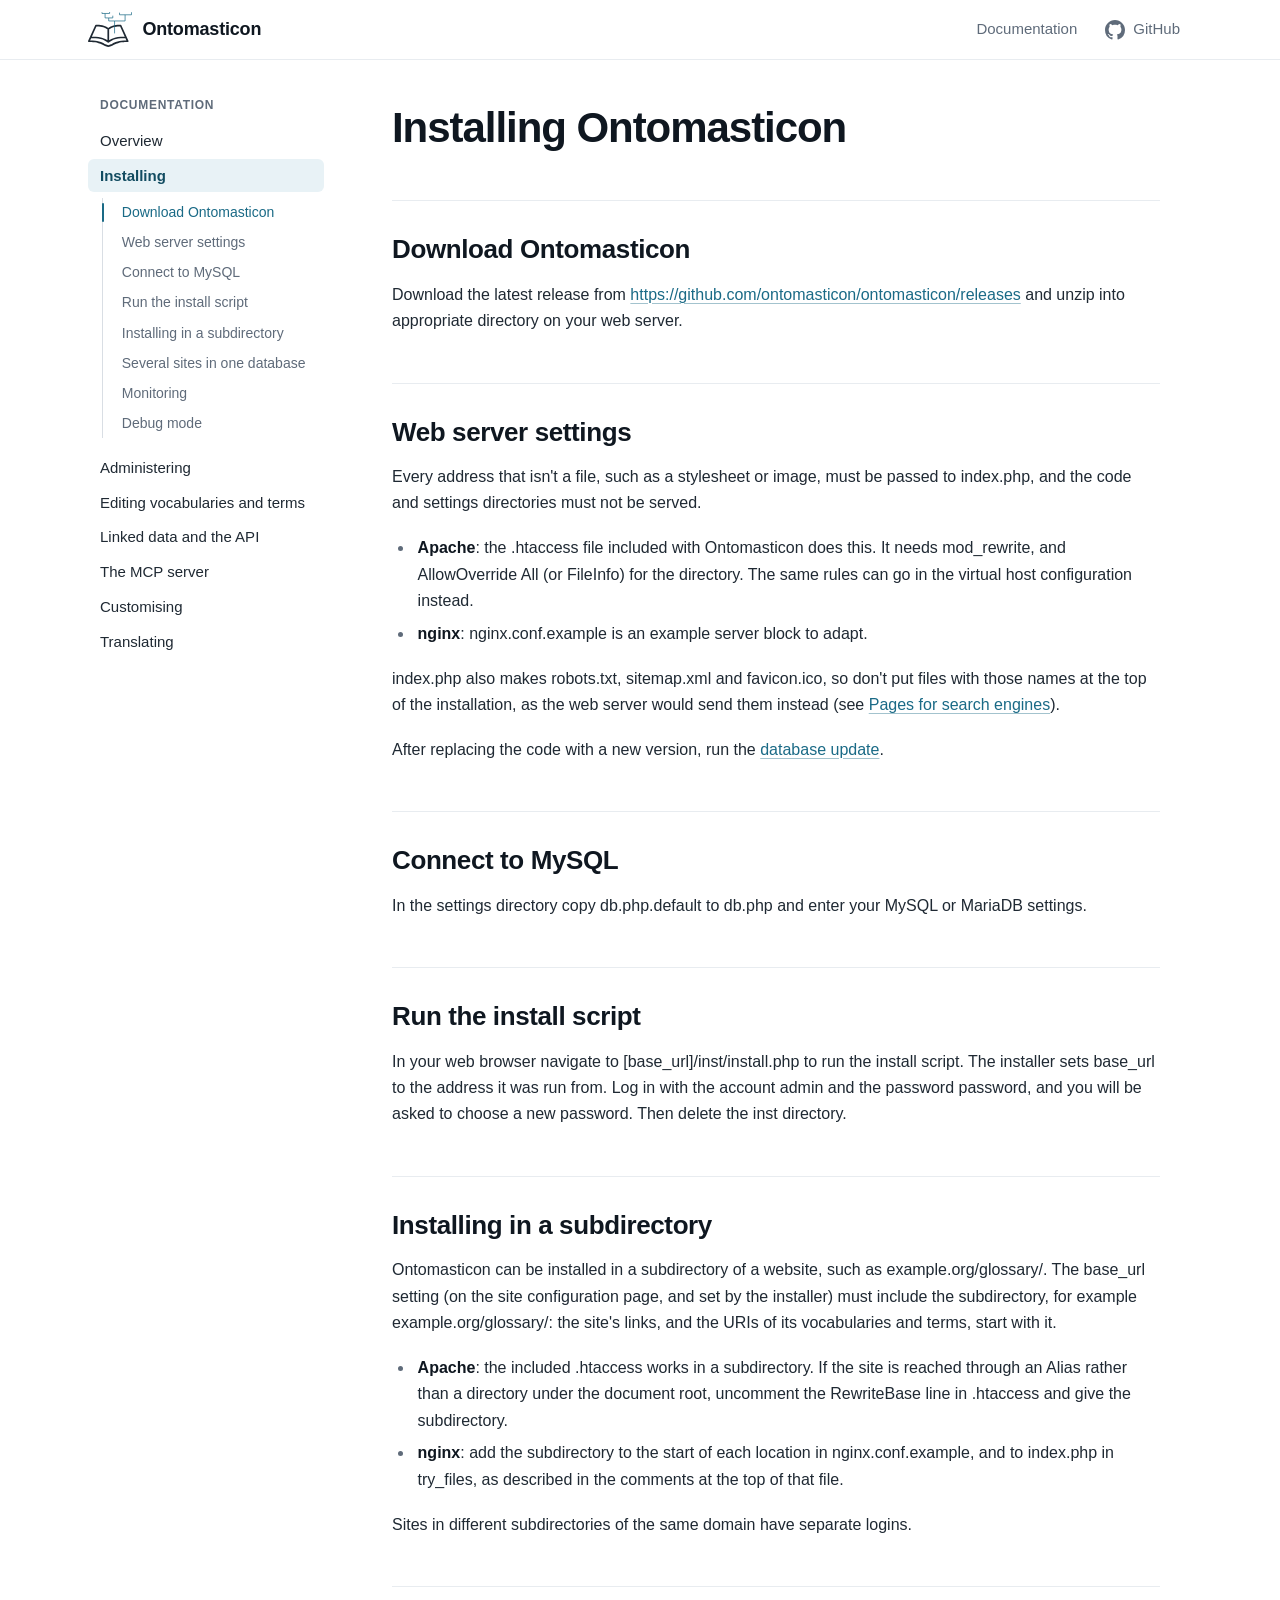
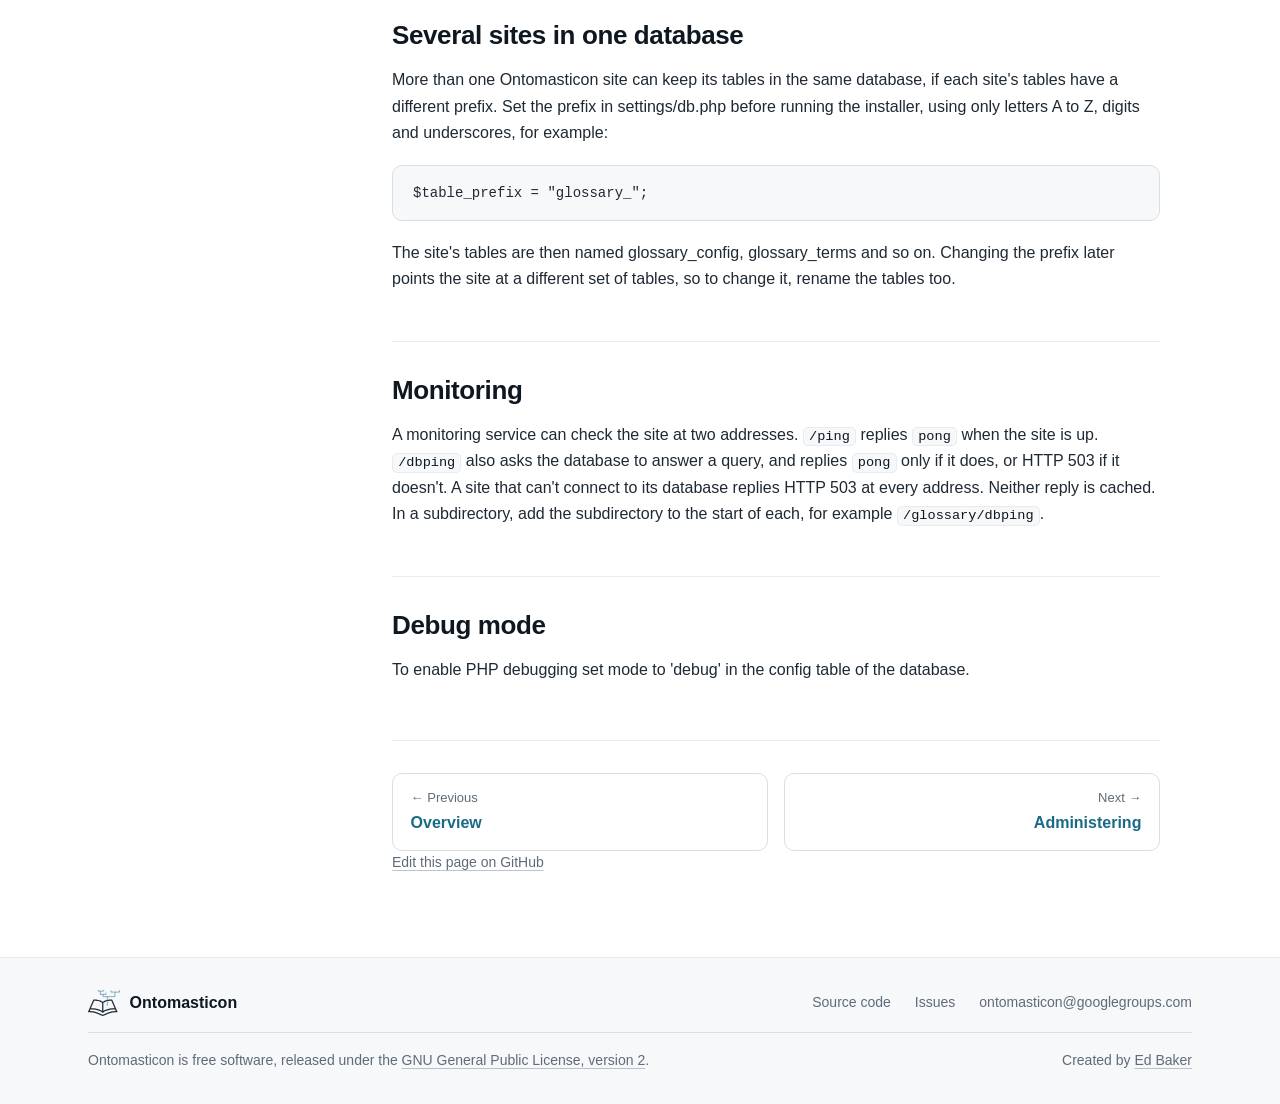
<file: installation.html>
<!DOCTYPE html>
<html lang="en-GB">
<head>
  <meta charset="utf-8">
  <meta name="viewport" content="width=device-width, initial-scale=1">
  <meta name="application-name" content="Ontomasticon">
  <meta name="author" content="Ed Baker (https://ebaker.me.uk)">
  <meta name="description" content="How to install Ontomasticon on your own server: web server settings, connecting to MySQL or MariaDB, the install script, subdirectories and sharing a database.">
  <meta name="theme-color" content="#ffffff" media="(prefers-color-scheme: light)">
  <meta name="theme-color" content="#0f1519" media="(prefers-color-scheme: dark)">
  <title>Installing Ontomasticon</title>
  <link rel="icon" href="assets/images/favicon.svg" type="image/svg+xml">
  <link rel="stylesheet" href="assets/css/site.css">
  <script>document.documentElement.classList.add("js");</script>
  <script src="assets/js/site.js" defer></script>
</head>
<body>
  <a class="skip-link" href="#content">Skip to content</a>
  <header class="site-header">
    <div class="site-header-inner">
      <button class="nav-toggle" type="button" aria-controls="site-nav" aria-expanded="false">
        <svg class="icon-open" viewBox="0 0 24 24" aria-hidden="true"><path d="M4 7h16M4 12h16M4 17h16"/></svg>
        <svg class="icon-close" viewBox="0 0 24 24" aria-hidden="true"><path d="M6 6l12 12M18 6 6 18"/></svg>
        <span class="visually-hidden">Menu</span>
      </button>
      <a class="brand" href="index.html"><img src="assets/images/logo.svg" alt="" width="44" height="36">Ontomasticon</a>
      <nav class="header-links" aria-label="Site">
        <a class="header-link-docs" href="index.html#documentation">Documentation</a>
        <a href="https://github.com/ontomasticon/ontomasticon"><svg viewBox="0 0 16 16" aria-hidden="true"><path d="M8 0c4.42 0 8 3.58 8 8a8.013 8.013 0 0 1-5.45 7.59c-.4.08-.55-.17-.55-.38 0-.27.01-1.13.01-2.2 0-.75-.25-1.23-.54-1.48 1.78-.2 3.65-.88 3.65-3.95 0-.88-.31-1.59-.82-2.15.08-.2.36-1.02-.08-2.12 0 0-.67-.22-2.2.82-.64-.18-1.32-.27-2-.27-.68 0-1.36.09-2 .27-1.53-1.03-2.2-.82-2.2-.82-.44 1.1-.16 1.92-.08 2.12-.51.56-.82 1.28-.82 2.15 0 3.06 1.86 3.75 3.64 3.95-.23.2-.44.55-.51 1.07-.46.21-1.61.55-2.33-.66-.15-.24-.6-.83-1.23-.82-.67.01-.27.38.01.53.34.19.73.9.82 1.13.16.45.68 1.31 2.69.94 0 .67.01 1.3.01 1.49 0 .21-.15.45-.55.38A7.995 7.995 0 0 1 0 8c0-4.42 3.58-8 8-8Z"/></svg><span class="header-link-label">GitHub</span></a>
      </nav>
    </div>
  </header>
  <div class="docs">
    <nav class="sidebar" id="site-nav" aria-label="Documentation">
      <p class="sidebar-title">Documentation</p>
      <ul>
        <li><a href="index.html">Overview</a></li>
        <li><a href="installation.html" aria-current="page">Installing</a></li>
        <li><a href="admin.html">Administering</a></li>
        <li><a href="editing.html">Editing vocabularies and terms</a></li>
        <li><a href="linked-data.html">Linked data and the API</a></li>
        <li><a href="mcp.html">The MCP server</a></li>
        <li><a href="customising.html">Customising</a></li>
        <li><a href="translating.html">Translating</a></li>
      </ul>
    </nav>
    <main class="content" id="content">

  <h1>Installing Ontomasticon</h1>
  
  <h2 id="download-ontomasticon">Download Ontomasticon</h2>
  <p>Download the latest release from <a href="https://github.com/ontomasticon/ontomasticon/releases">https://github.com/ontomasticon/ontomasticon/releases</a>
    and unzip into appropriate directory on your web server.</p>

  <h2 id="web-server-settings">Web server settings</h2>
  <p>Every address that isn't a file, such as a stylesheet or image, must be passed to index.php, and the code and settings
    directories must not be served.</p>
  <ul>
    <li><b>Apache</b>: the .htaccess file included with Ontomasticon does this. It needs mod_rewrite, and AllowOverride All (or
      FileInfo) for the directory. The same rules can go in the virtual host configuration instead.</li>
    <li><b>nginx</b>: nginx.conf.example is an example server block to adapt.</li>
  </ul>
  <p>index.php also makes robots.txt, sitemap.xml and favicon.ico, so don't put files with those names at the top of the installation,
    as the web server would send them instead (see <a href="linked-data.html#search-engines">Pages for search engines</a>).</p>
  <p>After replacing the code with a new version, run the <a href="admin.html#update">database update</a>.</p>

  <h2 id="connect-to-mysql">Connect to MySQL</h2>
  <p>In the settings directory copy db.php.default to db.php and enter your MySQL or MariaDB settings.</p>

  <h2 id="run-the-install-script">Run the install script</h2>
  <p>In your web browser navigate to [base_url]/inst/install.php to run the install script. The installer sets base_url to the
    address it was run from. Log in with the account admin and the password password, and you will be asked to choose a new
    password. Then delete the inst directory.</p>

  <h2 id="installing-in-a-subdirectory">Installing in a subdirectory</h2>
  <p>Ontomasticon can be installed in a subdirectory of a website, such as example.org/glossary/. The base_url setting (on the site
    configuration page, and set by the installer) must include the subdirectory, for example example.org/glossary/: the site's
    links, and the URIs of its vocabularies and terms, start with it.</p>
  <ul>
    <li><b>Apache</b>: the included .htaccess works in a subdirectory. If the site is reached through an Alias rather than a directory
      under the document root, uncomment the RewriteBase line in .htaccess and give the subdirectory.</li>
    <li><b>nginx</b>: add the subdirectory to the start of each location in nginx.conf.example, and to index.php in try_files, as
      described in the comments at the top of that file.</li>
  </ul>
  <p>Sites in different subdirectories of the same domain have separate logins.</p>

  <h2 id="several-sites-in-one-database">Several sites in one database</h2>
  <p>More than one Ontomasticon site can keep its tables in the same database, if each site's tables have a different prefix. Set
    the prefix in settings/db.php before running the installer, using only letters A to Z, digits and underscores, for example:</p>
  <pre><code>$table_prefix = "glossary_";</code></pre>
  <p>The site's tables are then named glossary_config, glossary_terms and so on. Changing the prefix later points the site at a
    different set of tables, so to change it, rename the tables too.</p>

  <h2 id="monitoring">Monitoring</h2>
  <p>A monitoring service can check the site at two addresses. <code>/ping</code> replies <code>pong</code> when the site is up.
    <code>/dbping</code> also asks the database to answer a query, and replies <code>pong</code> only if it does, or HTTP 503 if it
    doesn't. A site that can't connect to its database replies HTTP 503 at every address. Neither reply is cached. In a
    subdirectory, add the subdirectory to the start of each, for example <code>/glossary/dbping</code>.</p>

  <h2 id="debug-mode">Debug mode</h2>
  <p>To enable PHP debugging set mode to 'debug' in the config table of the database.</p>

    </main>
  </div>
  <footer class="site-footer">
    <div class="site-footer-inner">
      <p class="footer-brand"><img src="assets/images/logo.svg" alt="" width="32" height="26">Ontomasticon</p>
      <ul class="footer-links">
        <li><a href="https://github.com/ontomasticon/ontomasticon">Source code</a></li>
        <li><a href="https://github.com/ontomasticon/ontomasticon/issues">Issues</a></li>
        <li><a href="mailto:ontomasticon@googlegroups.com">ontomasticon@googlegroups.com</a></li>
      </ul>
      <div class="footer-bottom">
        <p>Ontomasticon is free software, released under the
          <a href="https://github.com/ontomasticon/ontomasticon/blob/master/LICENSE">GNU General Public License, version 2</a>.</p>
        <p>Created by <a rel="author" href="https://ebaker.me.uk">Ed Baker</a></p>
      </div>
    </div>
  </footer>
</body>
</html>
</file>
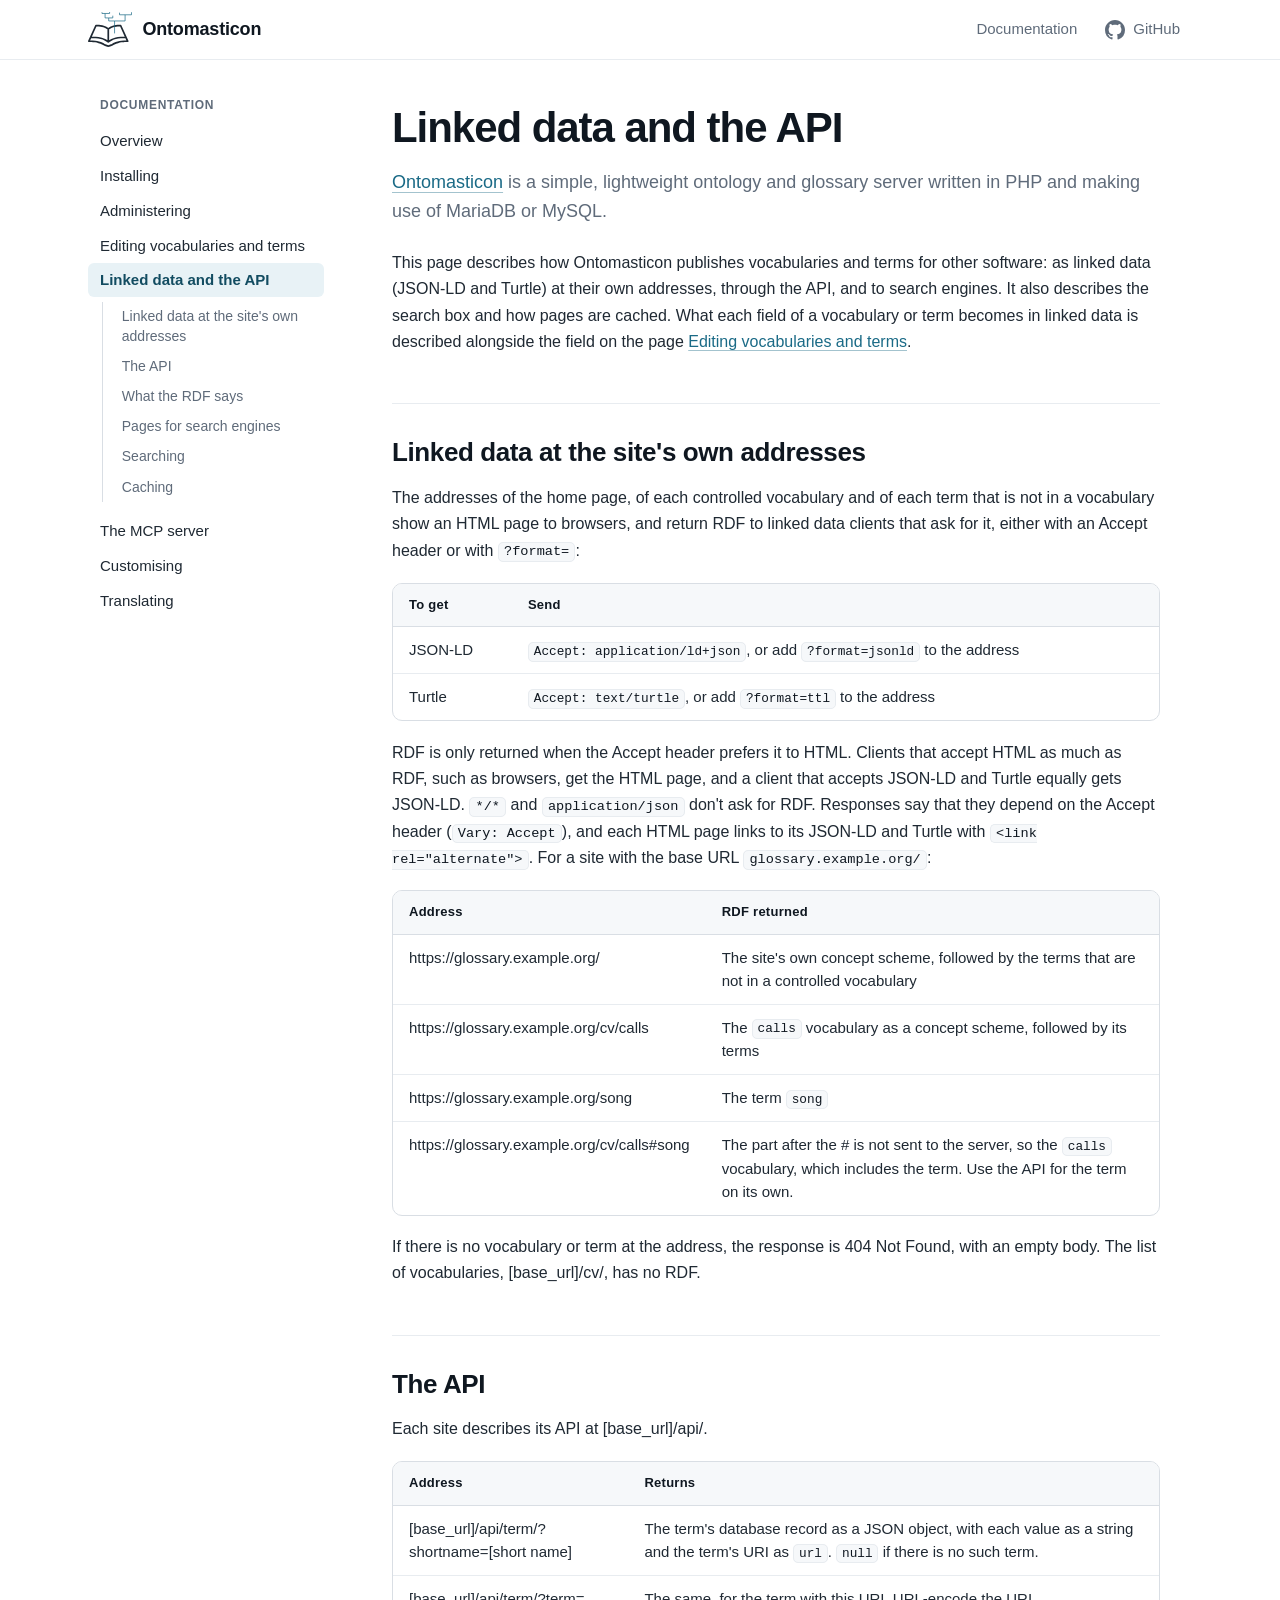
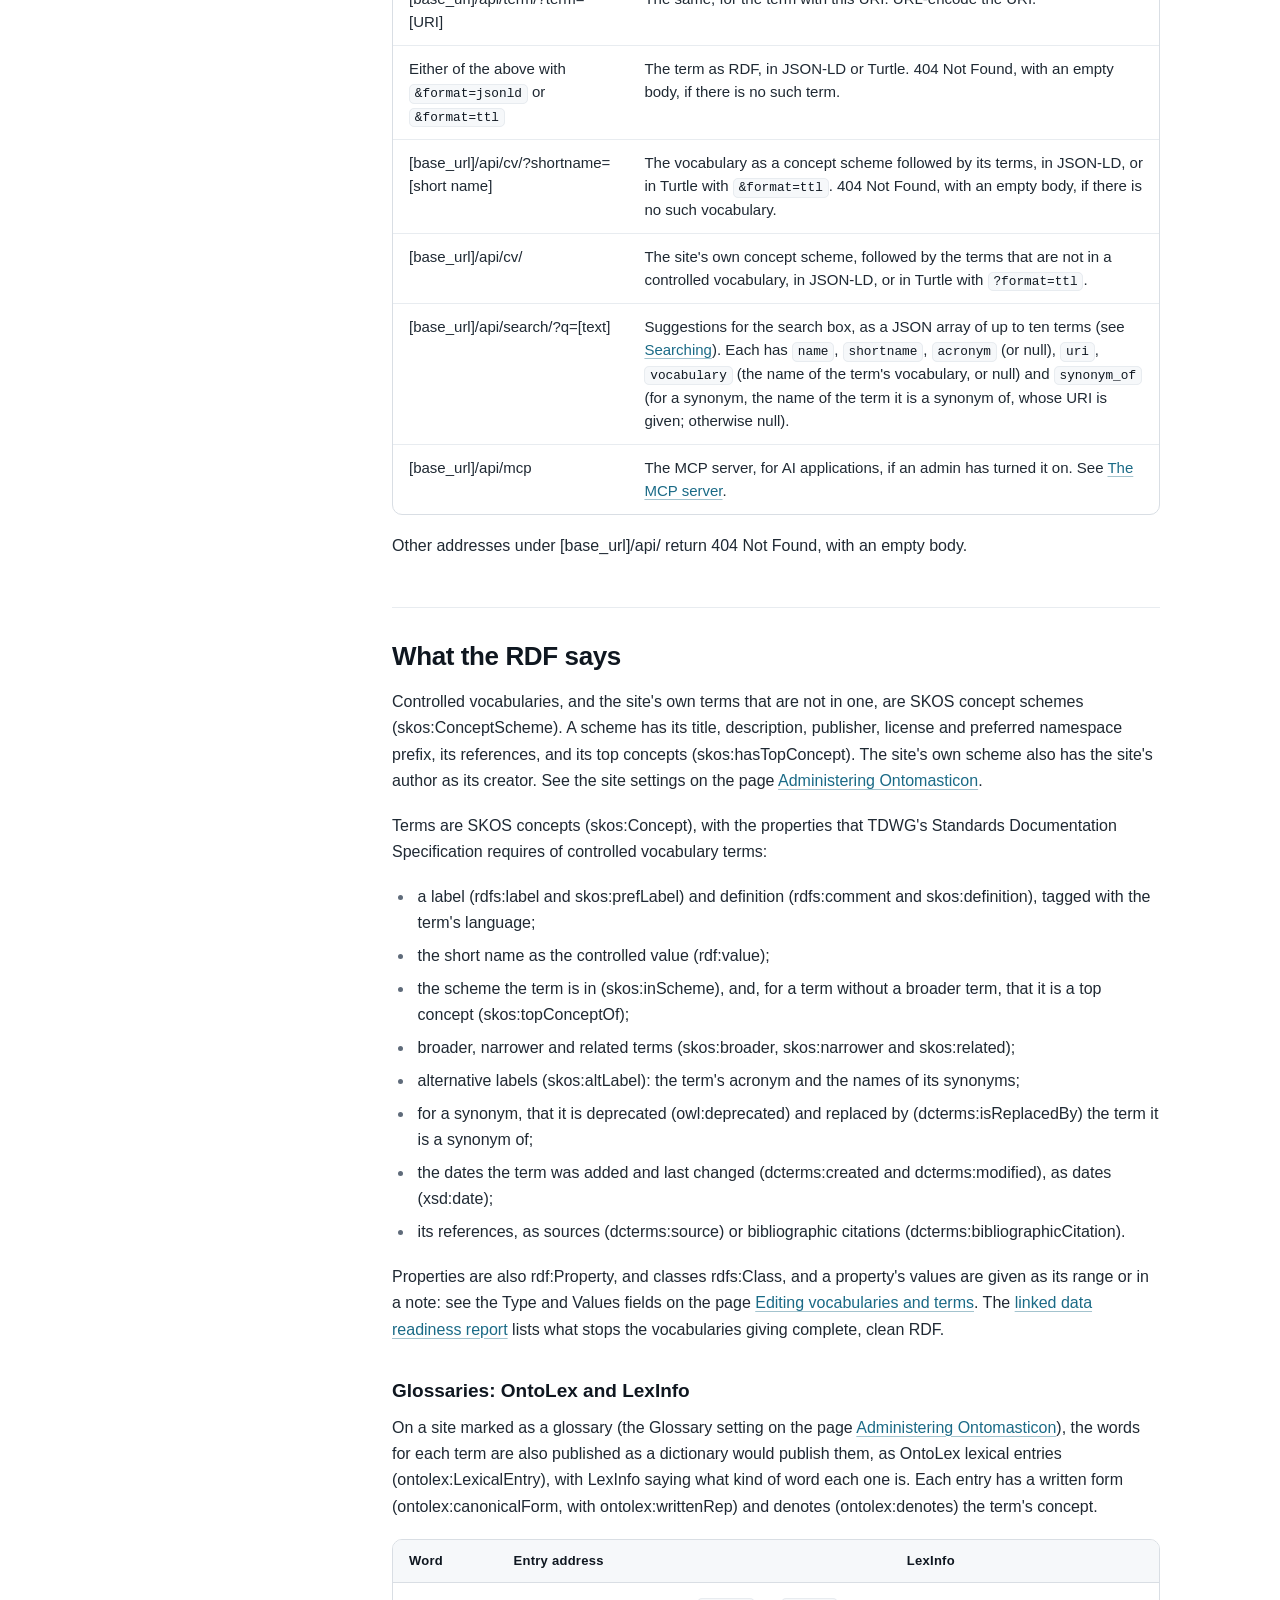
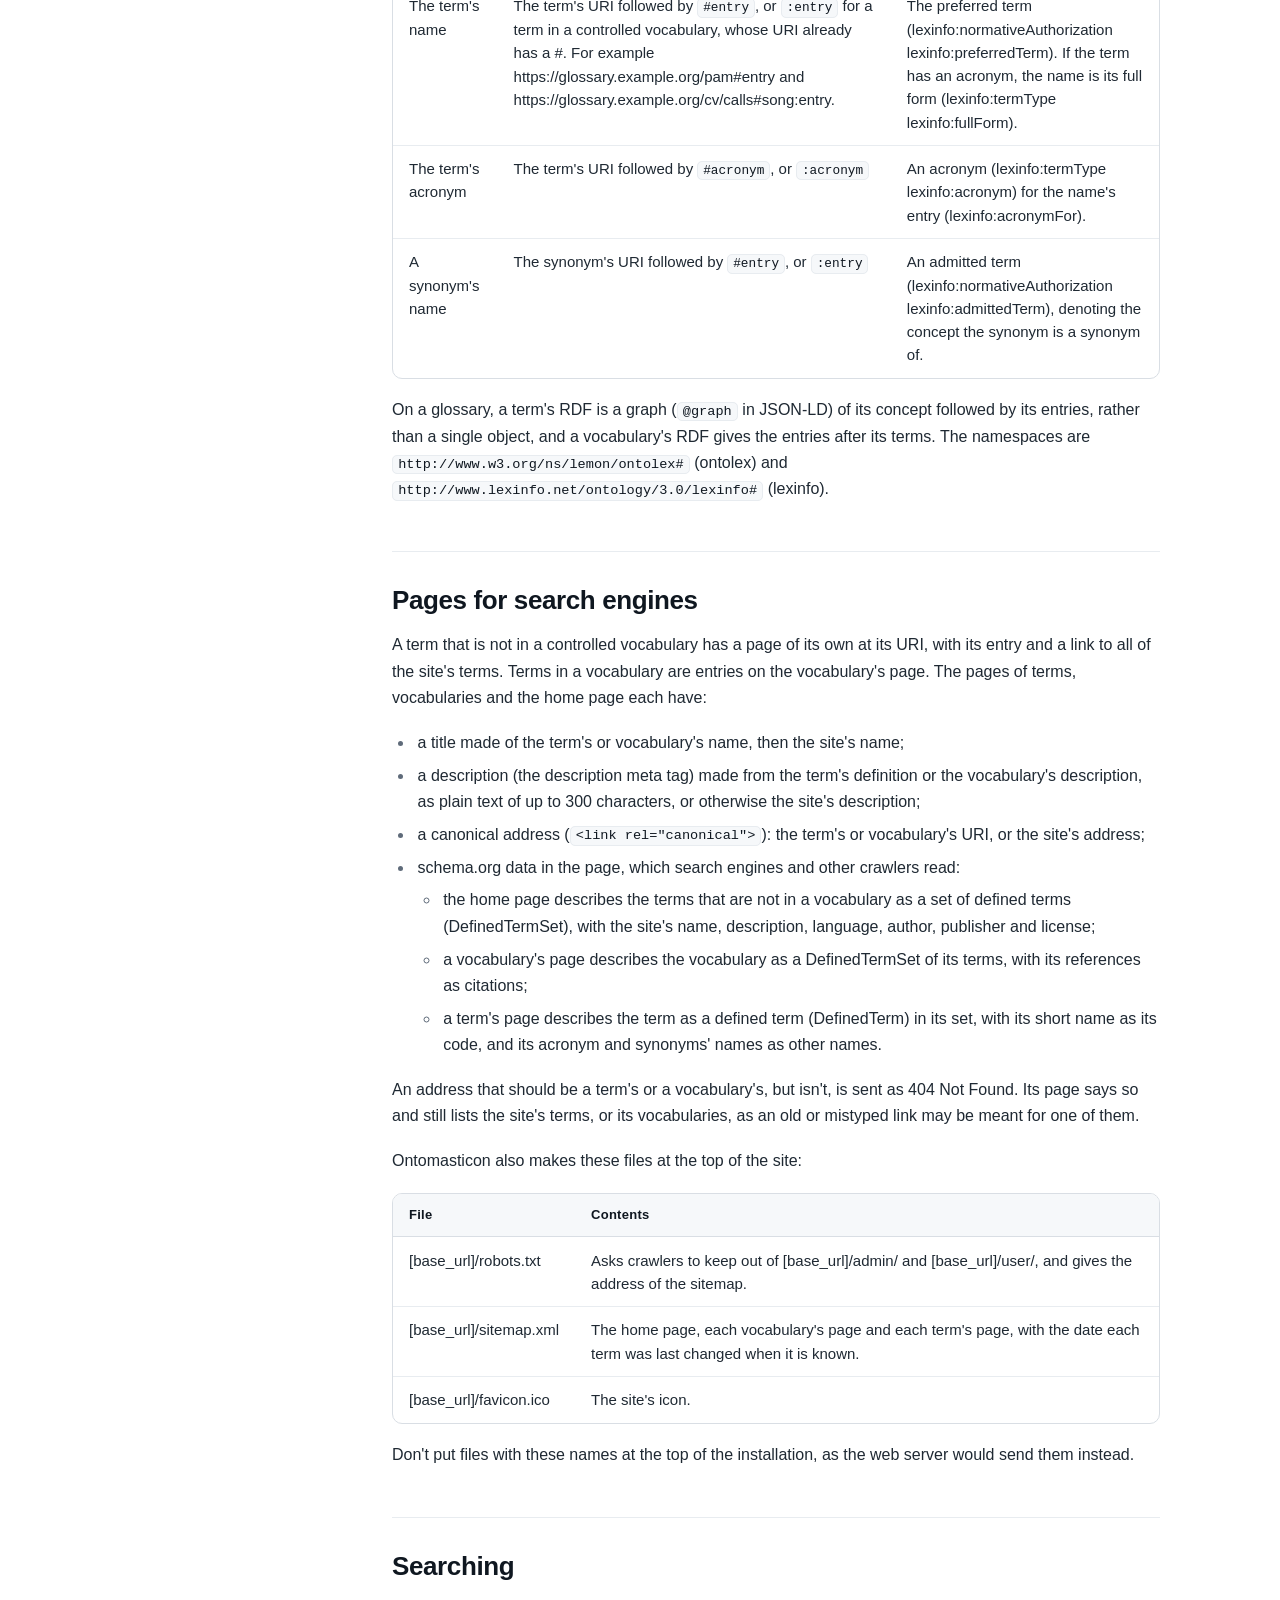
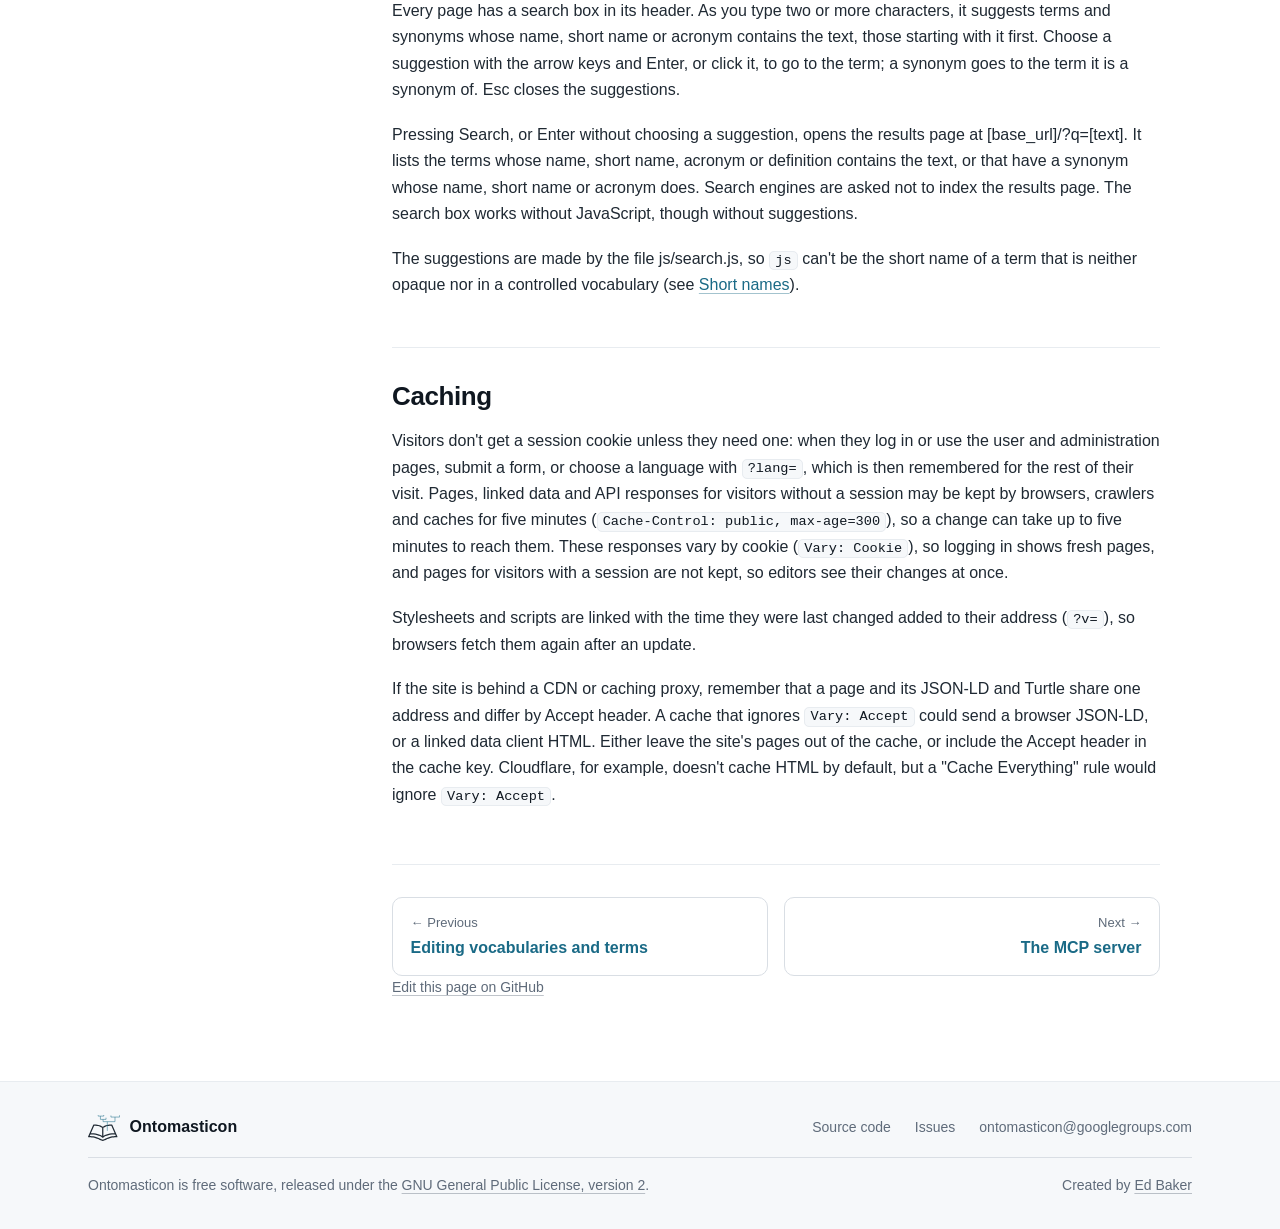
<file: linked-data.html>
<!DOCTYPE html>
<html lang="en-GB">
<head>
  <meta charset="utf-8">
  <meta name="viewport" content="width=device-width, initial-scale=1">
  <meta name="application-name" content="Ontomasticon">
  <meta name="author" content="Ed Baker (https://ebaker.me.uk)">
  <meta name="description" content="The JSON-LD and Turtle Ontomasticon publishes at each vocabulary&#x27;s and term&#x27;s address, the API, what search engines are given, the search box and caching.">
  <meta name="theme-color" content="#ffffff" media="(prefers-color-scheme: light)">
  <meta name="theme-color" content="#0f1519" media="(prefers-color-scheme: dark)">
  <title>Linked data and the API – Ontomasticon</title>
  <link rel="icon" href="assets/images/favicon.svg" type="image/svg+xml">
  <link rel="stylesheet" href="assets/css/site.css">
  <script>document.documentElement.classList.add("js");</script>
  <script src="assets/js/site.js" defer></script>
</head>
<body>
  <a class="skip-link" href="#content">Skip to content</a>
  <header class="site-header">
    <div class="site-header-inner">
      <button class="nav-toggle" type="button" aria-controls="site-nav" aria-expanded="false">
        <svg class="icon-open" viewBox="0 0 24 24" aria-hidden="true"><path d="M4 7h16M4 12h16M4 17h16"/></svg>
        <svg class="icon-close" viewBox="0 0 24 24" aria-hidden="true"><path d="M6 6l12 12M18 6 6 18"/></svg>
        <span class="visually-hidden">Menu</span>
      </button>
      <a class="brand" href="index.html"><img src="assets/images/logo.svg" alt="" width="44" height="36">Ontomasticon</a>
      <nav class="header-links" aria-label="Site">
        <a class="header-link-docs" href="index.html#documentation">Documentation</a>
        <a href="https://github.com/ontomasticon/ontomasticon"><svg viewBox="0 0 16 16" aria-hidden="true"><path d="M8 0c4.42 0 8 3.58 8 8a8.013 8.013 0 0 1-5.45 7.59c-.4.08-.55-.17-.55-.38 0-.27.01-1.13.01-2.2 0-.75-.25-1.23-.54-1.48 1.78-.2 3.65-.88 3.65-3.95 0-.88-.31-1.59-.82-2.15.08-.2.36-1.02-.08-2.12 0 0-.67-.22-2.2.82-.64-.18-1.32-.27-2-.27-.68 0-1.36.09-2 .27-1.53-1.03-2.2-.82-2.2-.82-.44 1.1-.16 1.92-.08 2.12-.51.56-.82 1.28-.82 2.15 0 3.06 1.86 3.75 3.64 3.95-.23.2-.44.55-.51 1.07-.46.21-1.61.55-2.33-.66-.15-.24-.6-.83-1.23-.82-.67.01-.27.38.01.53.34.19.73.9.82 1.13.16.45.68 1.31 2.69.94 0 .67.01 1.3.01 1.49 0 .21-.15.45-.55.38A7.995 7.995 0 0 1 0 8c0-4.42 3.58-8 8-8Z"/></svg><span class="header-link-label">GitHub</span></a>
      </nav>
    </div>
  </header>
  <div class="docs">
    <nav class="sidebar" id="site-nav" aria-label="Documentation">
      <p class="sidebar-title">Documentation</p>
      <ul>
        <li><a href="index.html">Overview</a></li>
        <li><a href="installation.html">Installing</a></li>
        <li><a href="admin.html">Administering</a></li>
        <li><a href="editing.html">Editing vocabularies and terms</a></li>
        <li><a href="linked-data.html" aria-current="page">Linked data and the API</a></li>
        <li><a href="mcp.html">The MCP server</a></li>
        <li><a href="customising.html">Customising</a></li>
        <li><a href="translating.html">Translating</a></li>
      </ul>
    </nav>
    <main class="content" id="content">

  <h1>Linked data and the API</h1>
  <p><a href="https://ontomasticon.github.io">Ontomasticon</a> is a simple, lightweight ontology and glossary server written in PHP and making use of MariaDB or MySQL.</p>
  <p>This page describes how Ontomasticon publishes vocabularies and terms for other software: as linked data (JSON-LD and Turtle) at
    their own addresses, through the API, and to search engines. It also describes the search box and how pages are cached. What each
    field of a vocabulary or term becomes in linked data is described alongside the field on the page
    <a href="editing.html">Editing vocabularies and terms</a>.</p>

  <h2 id="negotiation">Linked data at the site's own addresses</h2>
  <p>The addresses of the home page, of each controlled vocabulary and of each term that is not in a vocabulary show an HTML page to
    browsers, and return RDF to linked data clients that ask for it, either with an Accept header or with <code>?format=</code>:</p>
  <table>
    <tr><th>To get</th><th>Send</th></tr>
    <tr><td>JSON-LD</td><td><code>Accept: application/ld+json</code>, or add <code>?format=jsonld</code> to the address</td></tr>
    <tr><td>Turtle</td><td><code>Accept: text/turtle</code>, or add <code>?format=ttl</code> to the address</td></tr>
  </table>
  <p>RDF is only returned when the Accept header prefers it to HTML. Clients that accept HTML as much as RDF, such as browsers, get the
    HTML page, and a client that accepts JSON-LD and Turtle equally gets JSON-LD. <code>*/*</code> and <code>application/json</code> don't
    ask for RDF. Responses say that they depend on the Accept header (<code>Vary: Accept</code>), and each HTML page links to its JSON-LD
    and Turtle with <code>&lt;link rel="alternate"&gt;</code>. For a site with the base URL <code>glossary.example.org/</code>:</p>
  <table>
    <tr><th>Address</th><th>RDF returned</th></tr>
    <tr><td>https://glossary.example.org/</td><td>The site's own concept scheme, followed by the terms that are not in a controlled
      vocabulary</td></tr>
    <tr><td>https://glossary.example.org/cv/calls</td><td>The <code>calls</code> vocabulary as a concept scheme, followed by its
      terms</td></tr>
    <tr><td>https://glossary.example.org/song</td><td>The term <code>song</code></td></tr>
    <tr><td>https://glossary.example.org/cv/calls#song</td><td>The part after the # is not sent to the server, so the <code>calls</code>
      vocabulary, which includes the term. Use the API for the term on its own.</td></tr>
  </table>
  <p>If there is no vocabulary or term at the address, the response is 404 Not Found, with an empty body. The list of vocabularies,
    [base_url]/cv/, has no RDF.</p>

  <h2 id="api">The API</h2>
  <p>Each site describes its API at [base_url]/api/.</p>
  <table>
    <tr><th>Address</th><th>Returns</th></tr>
    <tr><td>[base_url]/api/term/?shortname=[short name]</td><td>The term's database record as a JSON object, with each value as a
      string and the term's URI as <code>url</code>. <code>null</code> if there is no such term.</td></tr>
    <tr><td>[base_url]/api/term/?term=[URI]</td><td>The same, for the term with this URI. URL-encode the URI.</td></tr>
    <tr><td>Either of the above with <code>&amp;format=jsonld</code> or <code>&amp;format=ttl</code></td><td>The term as RDF, in
      JSON-LD or Turtle. 404 Not Found, with an empty body, if there is no such term.</td></tr>
    <tr><td>[base_url]/api/cv/?shortname=[short name]</td><td>The vocabulary as a concept scheme followed by its terms, in JSON-LD, or in
      Turtle with <code>&amp;format=ttl</code>. 404 Not Found, with an empty body, if there is no such vocabulary.</td></tr>
    <tr><td>[base_url]/api/cv/</td><td>The site's own concept scheme, followed by the terms that are not in a controlled vocabulary, in
      JSON-LD, or in Turtle with <code>?format=ttl</code>.</td></tr>
    <tr><td>[base_url]/api/search/?q=[text]</td><td>Suggestions for the search box, as a JSON array of up to ten terms (see
      <a href="#search">Searching</a>). Each has <code>name</code>, <code>shortname</code>, <code>acronym</code> (or null),
      <code>uri</code>, <code>vocabulary</code> (the name of the term's vocabulary, or null) and <code>synonym_of</code> (for a synonym,
      the name of the term it is a synonym of, whose URI is given; otherwise null).</td></tr>
    <tr><td>[base_url]/api/mcp</td><td>The MCP server, for AI applications, if an admin has turned it on. See
      <a href="mcp.html">The MCP server</a>.</td></tr>
  </table>
  <p>Other addresses under [base_url]/api/ return 404 Not Found, with an empty body.</p>

  <h2 id="rdf">What the RDF says</h2>
  <p>Controlled vocabularies, and the site's own terms that are not in one, are SKOS concept schemes (skos:ConceptScheme). A scheme has
    its title, description, publisher, license and preferred namespace prefix, its references, and its top concepts (skos:hasTopConcept).
    The site's own scheme also has the site's author as its creator. See the site settings on the page
    <a href="admin.html">Administering Ontomasticon</a>.</p>
  <p>Terms are SKOS concepts (skos:Concept), with the properties that TDWG's Standards Documentation Specification requires of
    controlled vocabulary terms:</p>
  <ul>
    <li>a label (rdfs:label and skos:prefLabel) and definition (rdfs:comment and skos:definition), tagged with the term's language;</li>
    <li>the short name as the controlled value (rdf:value);</li>
    <li>the scheme the term is in (skos:inScheme), and, for a term without a broader term, that it is a top concept (skos:topConceptOf);</li>
    <li>broader, narrower and related terms (skos:broader, skos:narrower and skos:related);</li>
    <li>alternative labels (skos:altLabel): the term's acronym and the names of its synonyms;</li>
    <li>for a synonym, that it is deprecated (owl:deprecated) and replaced by (dcterms:isReplacedBy) the term it is a synonym of;</li>
    <li>the dates the term was added and last changed (dcterms:created and dcterms:modified), as dates (xsd:date);</li>
    <li>its references, as sources (dcterms:source) or bibliographic citations (dcterms:bibliographicCitation).</li>
  </ul>
  <p>Properties are also rdf:Property, and classes rdfs:Class, and a property's values are given as its range or in a note: see the
    Type and Values fields on the page <a href="editing.html">Editing vocabularies and terms</a>. The
    <a href="admin.html#readiness">linked data readiness report</a> lists what stops the vocabularies giving complete, clean RDF.</p>

  <h3 id="ontolex">Glossaries: OntoLex and LexInfo</h3>
  <p>On a site marked as a glossary (the Glossary setting on the page <a href="admin.html">Administering Ontomasticon</a>), the words
    for each term are also published as a dictionary would publish them, as OntoLex lexical entries (ontolex:LexicalEntry), with LexInfo
    saying what kind of word each one is. Each entry has a written form (ontolex:canonicalForm, with ontolex:writtenRep) and denotes
    (ontolex:denotes) the term's concept.</p>
  <table>
    <tr><th>Word</th><th>Entry address</th><th>LexInfo</th></tr>
    <tr><td>The term's name</td><td>The term's URI followed by <code>#entry</code>, or <code>:entry</code> for a term in a controlled
      vocabulary, whose URI already has a #. For example https://glossary.example.org/pam#entry and
      https://glossary.example.org/cv/calls#song:entry.</td><td>The preferred term (lexinfo:normativeAuthorization
      lexinfo:preferredTerm). If the term has an acronym, the name is its full form (lexinfo:termType lexinfo:fullForm).</td></tr>
    <tr><td>The term's acronym</td><td>The term's URI followed by <code>#acronym</code>, or <code>:acronym</code></td><td>An acronym
      (lexinfo:termType lexinfo:acronym) for the name's entry (lexinfo:acronymFor).</td></tr>
    <tr><td>A synonym's name</td><td>The synonym's URI followed by <code>#entry</code>, or <code>:entry</code></td><td>An admitted term
      (lexinfo:normativeAuthorization lexinfo:admittedTerm), denoting the concept the synonym is a synonym of.</td></tr>
  </table>
  <p>On a glossary, a term's RDF is a graph (<code>@graph</code> in JSON-LD) of its concept followed by its entries, rather than a single
    object, and a vocabulary's RDF gives the entries after its terms. The namespaces are
    <code>http://www.w3.org/ns/lemon/ontolex#</code> (ontolex) and <code>http://www.lexinfo.net/ontology/3.0/lexinfo#</code>
    (lexinfo).</p>

  <h2 id="search-engines">Pages for search engines</h2>
  <p>A term that is not in a controlled vocabulary has a page of its own at its URI, with its entry and a link to all of the site's
    terms. Terms in a vocabulary are entries on the vocabulary's page. The pages of terms, vocabularies and the home page each have:</p>
  <ul>
    <li>a title made of the term's or vocabulary's name, then the site's name;</li>
    <li>a description (the description meta tag) made from the term's definition or the vocabulary's description, as plain text of up to
      300 characters, or otherwise the site's description;</li>
    <li>a canonical address (<code>&lt;link rel="canonical"&gt;</code>): the term's or vocabulary's URI, or the site's address;</li>
    <li>schema.org data in the page, which search engines and other crawlers read:
      <ul>
        <li>the home page describes the terms that are not in a vocabulary as a set of defined terms (DefinedTermSet), with the site's
          name, description, language, author, publisher and license;</li>
        <li>a vocabulary's page describes the vocabulary as a DefinedTermSet of its terms, with its references as citations;</li>
        <li>a term's page describes the term as a defined term (DefinedTerm) in its set, with its short name as its code, and its acronym
          and synonyms' names as other names.</li>
      </ul></li>
  </ul>
  <p>An address that should be a term's or a vocabulary's, but isn't, is sent as 404 Not Found. Its page says so and still lists the
    site's terms, or its vocabularies, as an old or mistyped link may be meant for one of them.</p>
  <p>Ontomasticon also makes these files at the top of the site:</p>
  <table>
    <tr><th>File</th><th>Contents</th></tr>
    <tr><td>[base_url]/robots.txt</td><td>Asks crawlers to keep out of [base_url]/admin/ and [base_url]/user/, and gives the address of
      the sitemap.</td></tr>
    <tr><td>[base_url]/sitemap.xml</td><td>The home page, each vocabulary's page and each term's page, with the date each term was last
      changed when it is known.</td></tr>
    <tr><td>[base_url]/favicon.ico</td><td>The site's icon.</td></tr>
  </table>
  <p>Don't put files with these names at the top of the installation, as the web server would send them instead.</p>

  <h2 id="search">Searching</h2>
  <p>Every page has a search box in its header. As you type two or more characters, it suggests terms and synonyms whose name, short
    name or acronym contains the text, those starting with it first. Choose a suggestion with the arrow keys and Enter, or click it, to go
    to the term; a synonym goes to the term it is a synonym of. Esc closes the suggestions.</p>
  <p>Pressing Search, or Enter without choosing a suggestion, opens the results page at [base_url]/?q=[text]. It lists the terms whose
    name, short name, acronym or definition contains the text, or that have a synonym whose name, short name or acronym does. Search
    engines are asked not to index the results page. The search box works without JavaScript, though without suggestions.</p>
  <p>The suggestions are made by the file js/search.js, so <code>js</code> can't be the short name of a term that is neither opaque nor
    in a controlled vocabulary (see <a href="editing.html#shortnames">Short names</a>).</p>

  <h2 id="caching">Caching</h2>
  <p>Visitors don't get a session cookie unless they need one: when they log in or use the user and administration pages, submit a
    form, or choose a language with <code>?lang=</code>, which is then remembered for the rest of their visit. Pages, linked data and API
    responses for visitors without a session may be kept by browsers, crawlers and caches for five minutes
    (<code>Cache-Control: public, max-age=300</code>), so a change can take up to five minutes to reach them. These responses vary by
    cookie (<code>Vary: Cookie</code>), so logging in shows fresh pages, and pages for visitors with a session are not kept, so editors see
    their changes at once.</p>
  <p>Stylesheets and scripts are linked with the time they were last changed added to their address (<code>?v=</code>), so browsers
    fetch them again after an update.</p>
  <p>If the site is behind a CDN or caching proxy, remember that a page and its JSON-LD and Turtle share one address and differ by
    Accept header. A cache that ignores <code>Vary: Accept</code> could send a browser JSON-LD, or a linked data client HTML. Either leave
    the site's pages out of the cache, or include the Accept header in the cache key. Cloudflare, for example, doesn't cache HTML by
    default, but a "Cache Everything" rule would ignore <code>Vary: Accept</code>.</p>

    </main>
  </div>
  <footer class="site-footer">
    <div class="site-footer-inner">
      <p class="footer-brand"><img src="assets/images/logo.svg" alt="" width="32" height="26">Ontomasticon</p>
      <ul class="footer-links">
        <li><a href="https://github.com/ontomasticon/ontomasticon">Source code</a></li>
        <li><a href="https://github.com/ontomasticon/ontomasticon/issues">Issues</a></li>
        <li><a href="mailto:ontomasticon@googlegroups.com">ontomasticon@googlegroups.com</a></li>
      </ul>
      <div class="footer-bottom">
        <p>Ontomasticon is free software, released under the
          <a href="https://github.com/ontomasticon/ontomasticon/blob/master/LICENSE">GNU General Public License, version 2</a>.</p>
        <p>Created by <a rel="author" href="https://ebaker.me.uk">Ed Baker</a></p>
      </div>
    </div>
  </footer>
</body>
</html>
</file>
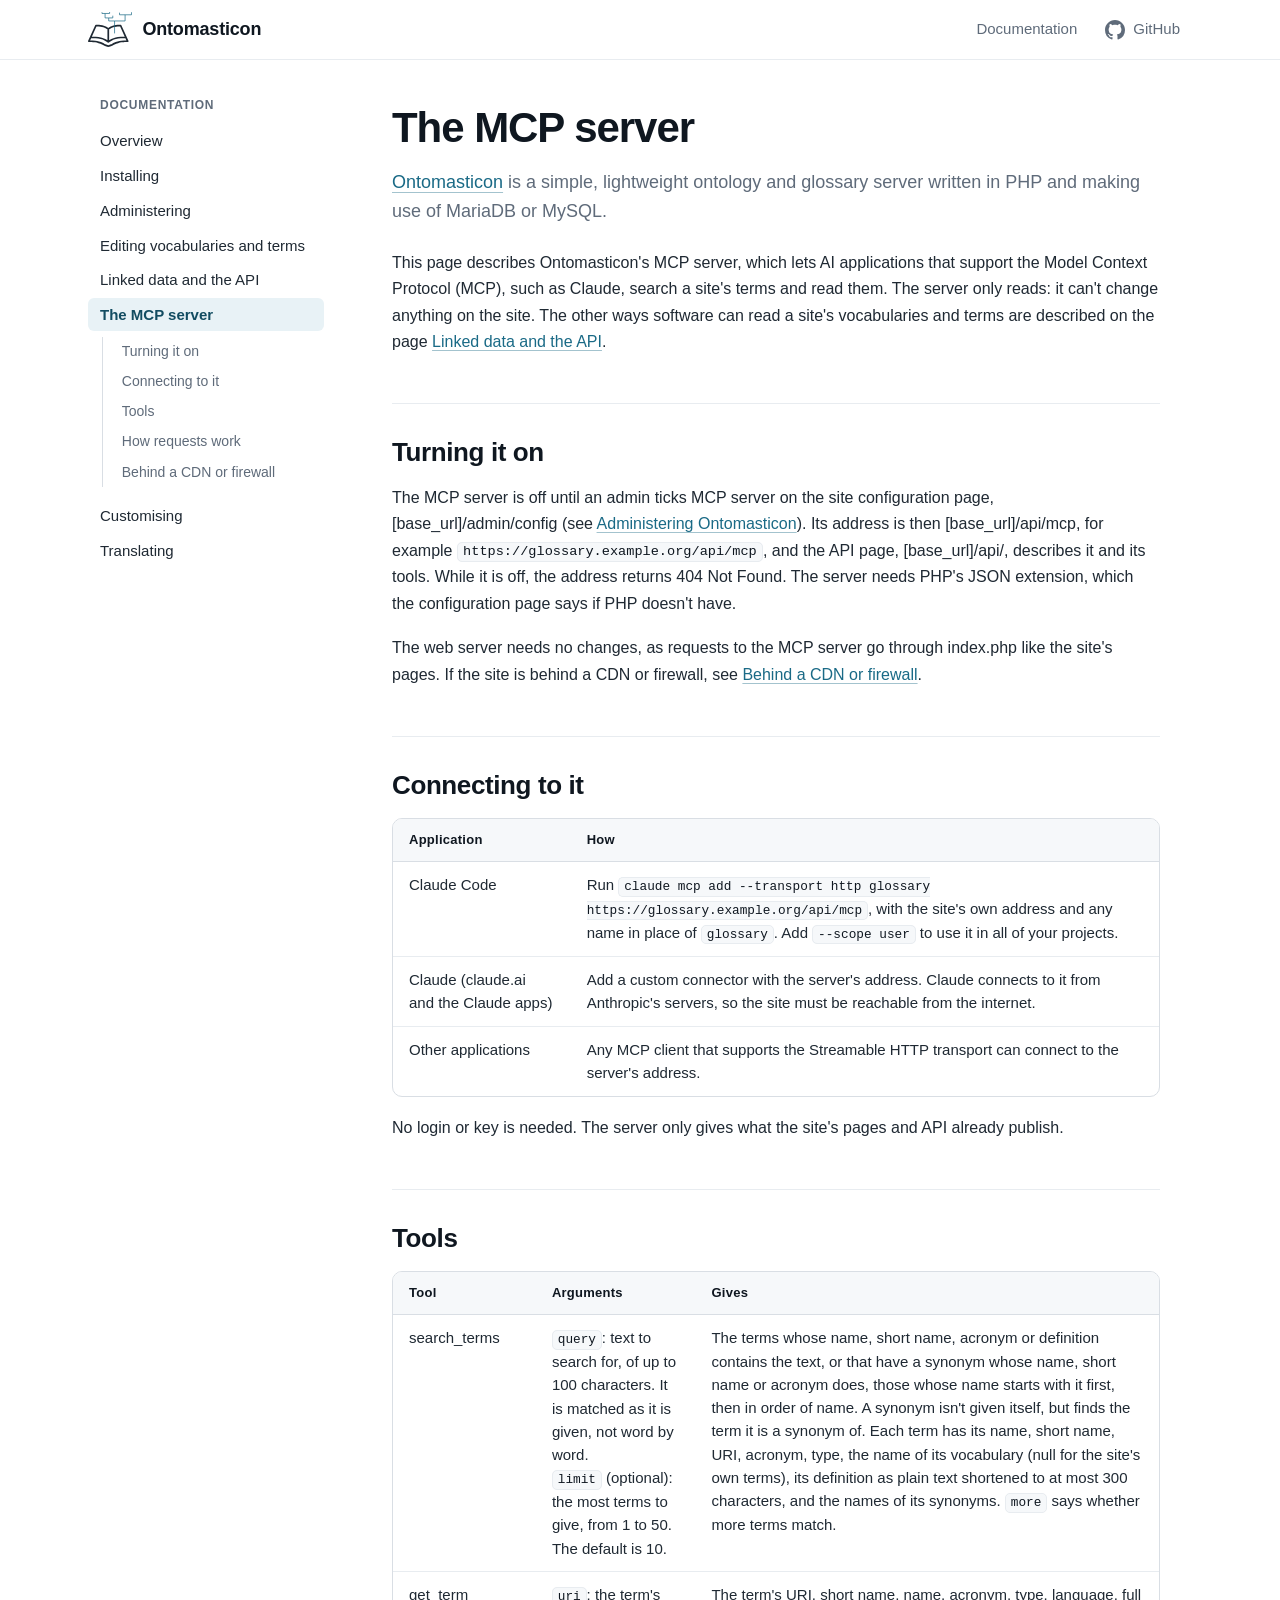
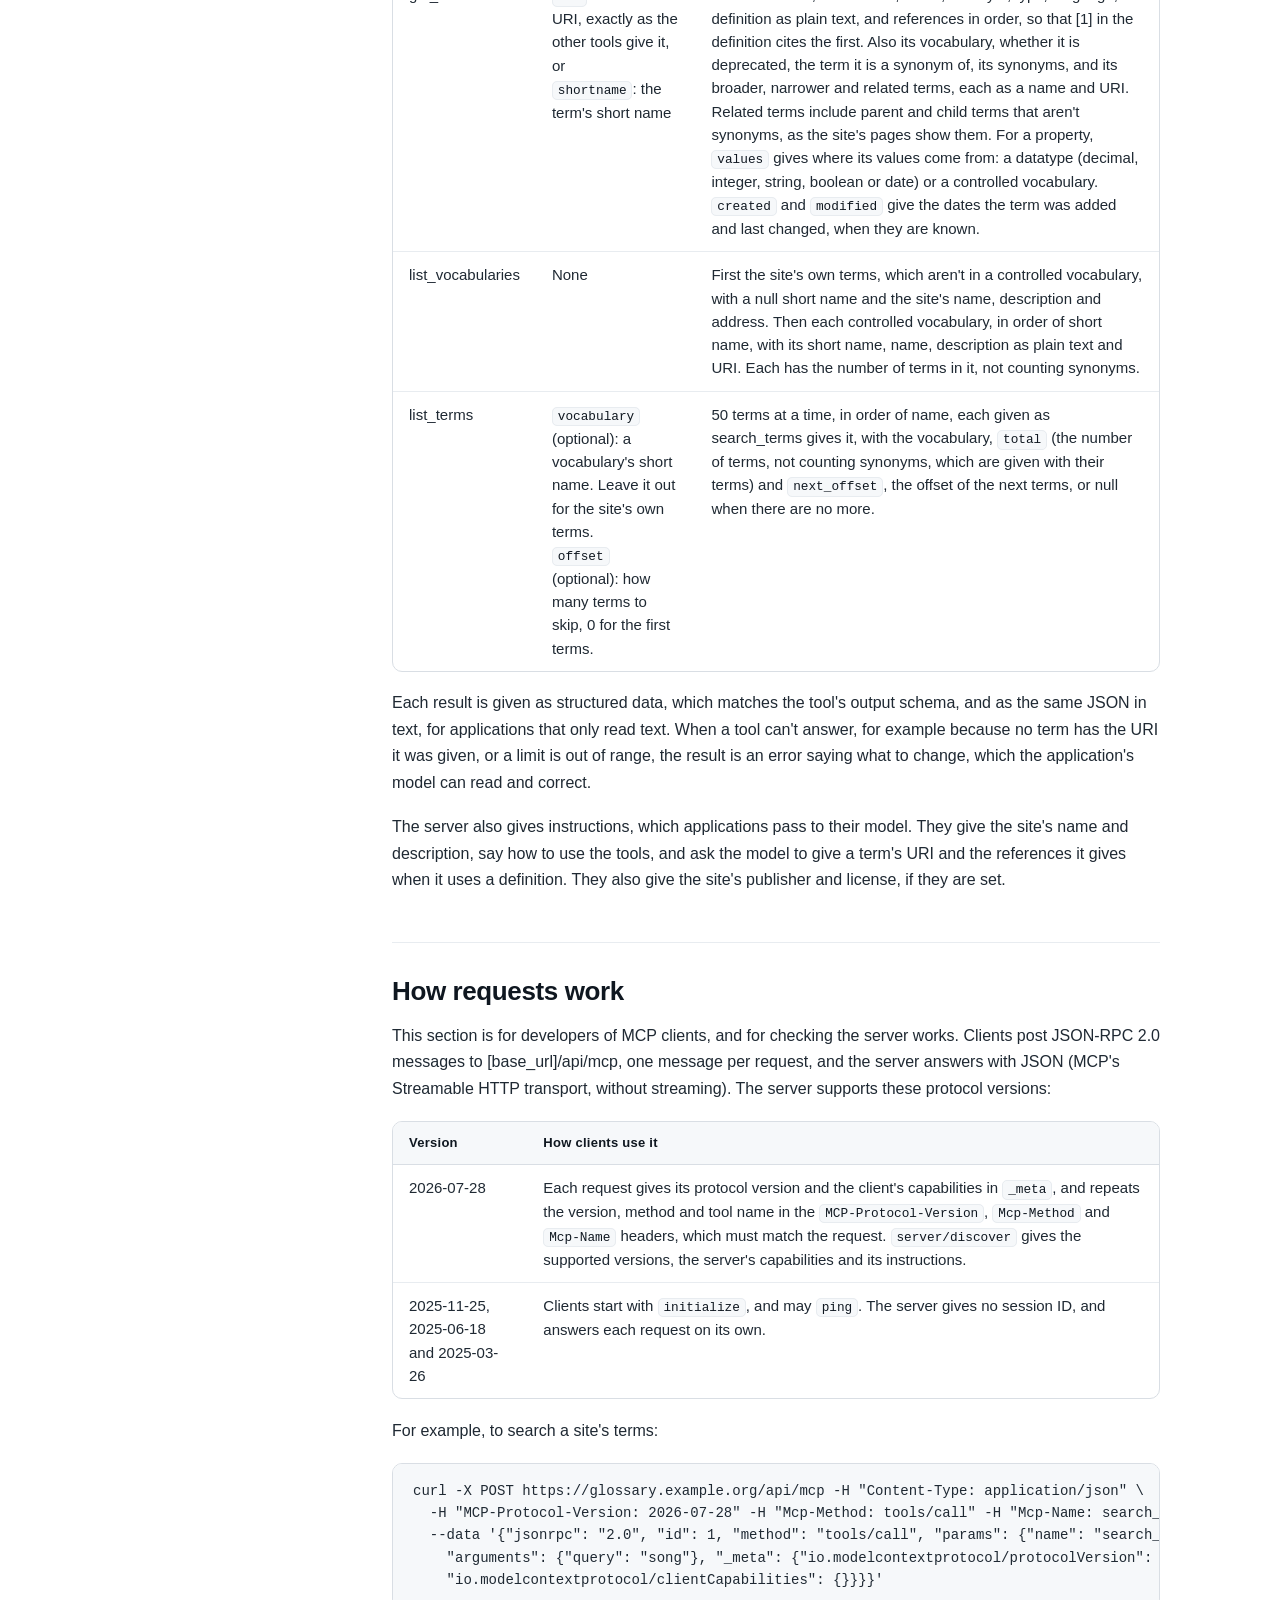
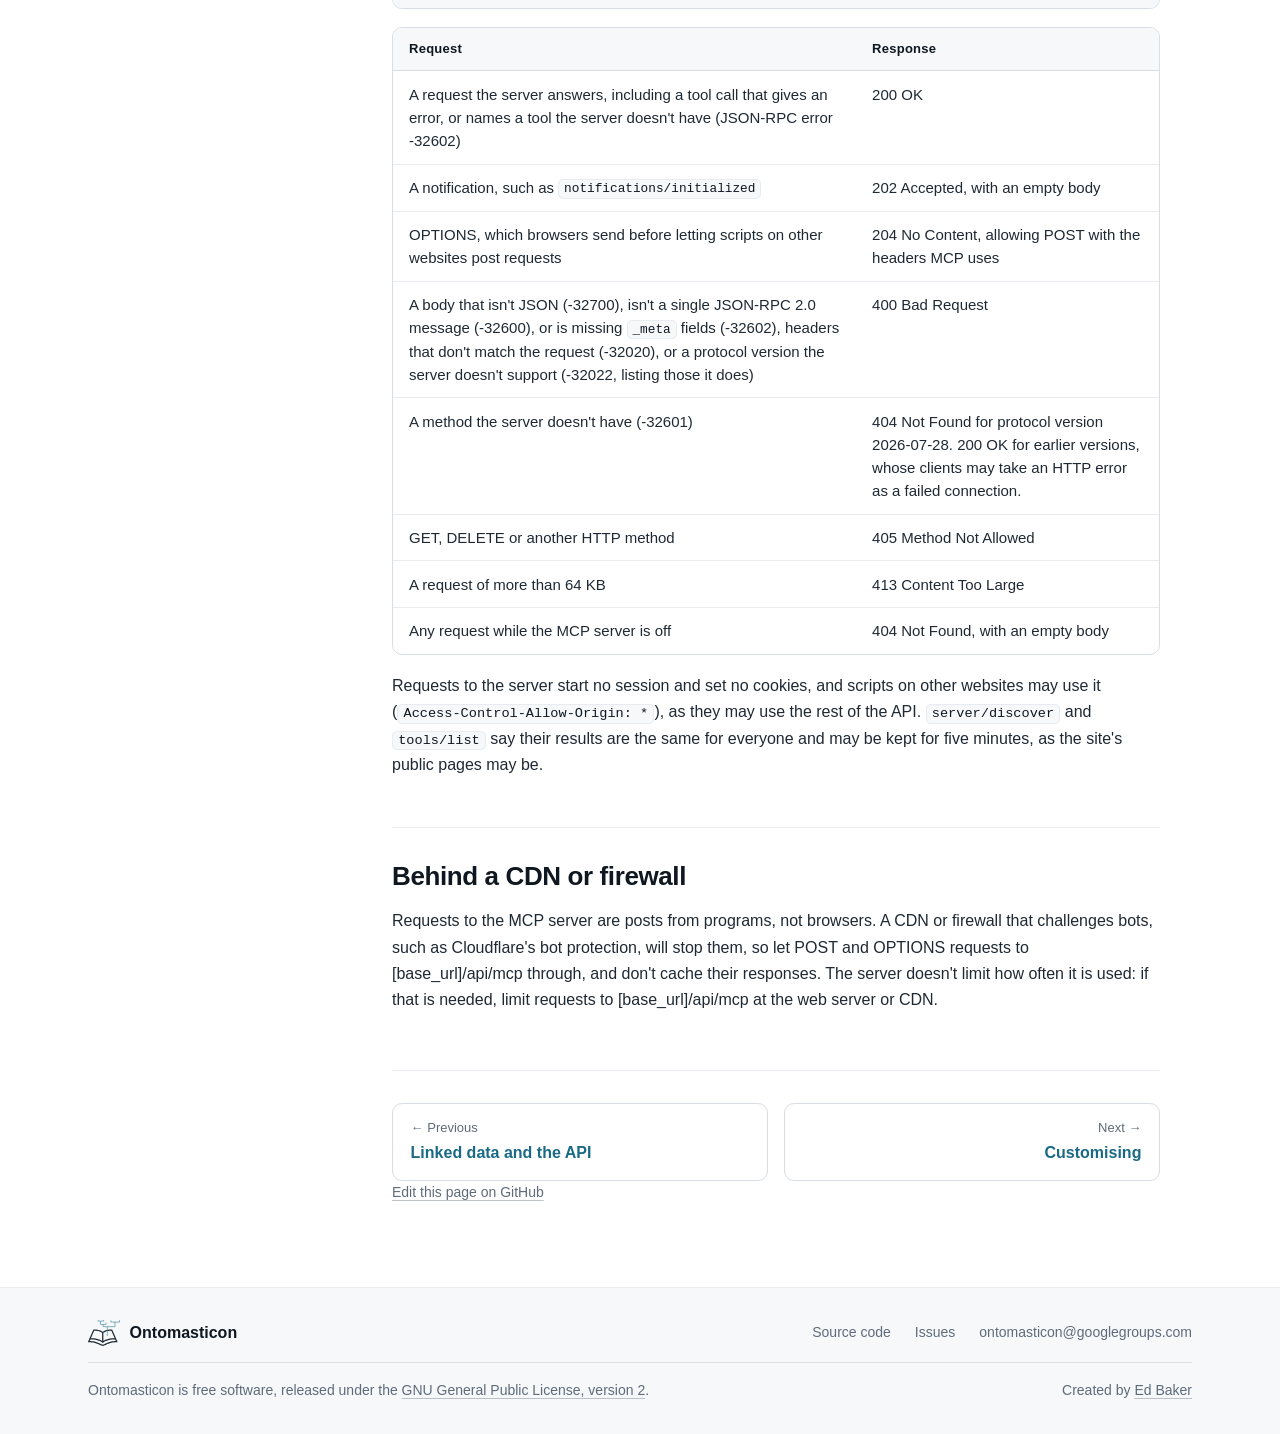
<file: mcp.html>
<!DOCTYPE html>
<html lang="en-GB">
<head>
  <meta charset="utf-8">
  <meta name="viewport" content="width=device-width, initial-scale=1">
  <meta name="application-name" content="Ontomasticon">
  <meta name="author" content="Ed Baker (https://ebaker.me.uk)">
  <meta name="description" content="How AI applications, such as Claude, can search an Ontomasticon site&#x27;s terms and read them, how to turn the MCP server on and connect to it, and its tools.">
  <meta name="theme-color" content="#ffffff" media="(prefers-color-scheme: light)">
  <meta name="theme-color" content="#0f1519" media="(prefers-color-scheme: dark)">
  <title>The MCP server – Ontomasticon</title>
  <link rel="icon" href="assets/images/favicon.svg" type="image/svg+xml">
  <link rel="stylesheet" href="assets/css/site.css">
  <script>document.documentElement.classList.add("js");</script>
  <script src="assets/js/site.js" defer></script>
</head>
<body>
  <a class="skip-link" href="#content">Skip to content</a>
  <header class="site-header">
    <div class="site-header-inner">
      <button class="nav-toggle" type="button" aria-controls="site-nav" aria-expanded="false">
        <svg class="icon-open" viewBox="0 0 24 24" aria-hidden="true"><path d="M4 7h16M4 12h16M4 17h16"/></svg>
        <svg class="icon-close" viewBox="0 0 24 24" aria-hidden="true"><path d="M6 6l12 12M18 6 6 18"/></svg>
        <span class="visually-hidden">Menu</span>
      </button>
      <a class="brand" href="index.html"><img src="assets/images/logo.svg" alt="" width="44" height="36">Ontomasticon</a>
      <nav class="header-links" aria-label="Site">
        <a class="header-link-docs" href="index.html#documentation">Documentation</a>
        <a href="https://github.com/ontomasticon/ontomasticon"><svg viewBox="0 0 16 16" aria-hidden="true"><path d="M8 0c4.42 0 8 3.58 8 8a8.013 8.013 0 0 1-5.45 7.59c-.4.08-.55-.17-.55-.38 0-.27.01-1.13.01-2.2 0-.75-.25-1.23-.54-1.48 1.78-.2 3.65-.88 3.65-3.95 0-.88-.31-1.59-.82-2.15.08-.2.36-1.02-.08-2.12 0 0-.67-.22-2.2.82-.64-.18-1.32-.27-2-.27-.68 0-1.36.09-2 .27-1.53-1.03-2.2-.82-2.2-.82-.44 1.1-.16 1.92-.08 2.12-.51.56-.82 1.28-.82 2.15 0 3.06 1.86 3.75 3.64 3.95-.23.2-.44.55-.51 1.07-.46.21-1.61.55-2.33-.66-.15-.24-.6-.83-1.23-.82-.67.01-.27.38.01.53.34.19.73.9.82 1.13.16.45.68 1.31 2.69.94 0 .67.01 1.3.01 1.49 0 .21-.15.45-.55.38A7.995 7.995 0 0 1 0 8c0-4.42 3.58-8 8-8Z"/></svg><span class="header-link-label">GitHub</span></a>
      </nav>
    </div>
  </header>
  <div class="docs">
    <nav class="sidebar" id="site-nav" aria-label="Documentation">
      <p class="sidebar-title">Documentation</p>
      <ul>
        <li><a href="index.html">Overview</a></li>
        <li><a href="installation.html">Installing</a></li>
        <li><a href="admin.html">Administering</a></li>
        <li><a href="editing.html">Editing vocabularies and terms</a></li>
        <li><a href="linked-data.html">Linked data and the API</a></li>
        <li><a href="mcp.html" aria-current="page">The MCP server</a></li>
        <li><a href="customising.html">Customising</a></li>
        <li><a href="translating.html">Translating</a></li>
      </ul>
    </nav>
    <main class="content" id="content">

  <h1>The MCP server</h1>
  <p><a href="https://ontomasticon.github.io">Ontomasticon</a> is a simple, lightweight ontology and glossary server written in PHP and making use of MariaDB or MySQL.</p>
  <p>This page describes Ontomasticon's MCP server, which lets AI applications that support the Model Context Protocol (MCP), such as
    Claude, search a site's terms and read them. The server only reads: it can't change anything on the site. The other ways software
    can read a site's vocabularies and terms are described on the page <a href="linked-data.html">Linked data and the API</a>.</p>

  <h2 id="turning-on">Turning it on</h2>
  <p>The MCP server is off until an admin ticks MCP server on the site configuration page, [base_url]/admin/config (see
    <a href="admin.html">Administering Ontomasticon</a>). Its address is then [base_url]/api/mcp, for example
    <code>https://glossary.example.org/api/mcp</code>, and the API page, [base_url]/api/, describes it and its tools. While it is off, the
    address returns 404 Not Found. The server needs PHP's JSON extension, which the configuration page says if PHP doesn't have.</p>
  <p>The web server needs no changes, as requests to the MCP server go through index.php like the site's pages. If the site is behind a
    CDN or firewall, see <a href="#cdn">Behind a CDN or firewall</a>.</p>

  <h2 id="connecting">Connecting to it</h2>
  <table>
    <tr><th>Application</th><th>How</th></tr>
    <tr><td>Claude Code</td><td>Run <code>claude mcp add --transport http glossary https://glossary.example.org/api/mcp</code>, with the
      site's own address and any name in place of <code>glossary</code>. Add <code>--scope user</code> to use it in all of your
      projects.</td></tr>
    <tr><td>Claude (claude.ai and the Claude apps)</td><td>Add a custom connector with the server's address. Claude connects to it from
      Anthropic's servers, so the site must be reachable from the internet.</td></tr>
    <tr><td>Other applications</td><td>Any MCP client that supports the Streamable HTTP transport can connect to the server's address.</td></tr>
  </table>
  <p>No login or key is needed. The server only gives what the site's pages and API already publish.</p>

  <h2 id="tools">Tools</h2>
  <table>
    <tr><th>Tool</th><th>Arguments</th><th>Gives</th></tr>
    <tr><td>search_terms</td><td><code>query</code>: text to search for, of up to 100 characters. It is matched as it is given, not word
      by word.<br><code>limit</code> (optional): the most terms to give, from 1 to 50. The default is 10.</td><td>The terms whose name,
      short name, acronym or definition contains the text, or that have a synonym whose name, short name or acronym does, those whose
      name starts with it first, then in order of name. A synonym isn't given itself, but finds the term it is a synonym of. Each term
      has its name, short name, URI, acronym, type, the name of its vocabulary (null for the site's own terms), its definition as plain
      text shortened to at most 300 characters, and the names of its synonyms. <code>more</code> says whether more terms match.</td></tr>
    <tr><td>get_term</td><td><code>uri</code>: the term's URI, exactly as the other tools give it, or<br><code>shortname</code>: the
      term's short name</td><td>The term's URI, short name, name, acronym, type, language, full definition as plain text, and references
      in order, so that [1] in the definition cites the first. Also its vocabulary, whether it is deprecated, the term it is a synonym of,
      its synonyms, and its broader, narrower and related terms, each as a name and URI. Related terms include parent and child terms
      that aren't synonyms, as the site's pages show them. For a property, <code>values</code> gives where its values come from: a
      datatype (decimal, integer, string, boolean or date) or a controlled vocabulary. <code>created</code> and <code>modified</code>
      give the dates the term was added and last changed, when they are known.</td></tr>
    <tr><td>list_vocabularies</td><td>None</td><td>First the site's own terms, which aren't in a controlled vocabulary, with a null short
      name and the site's name, description and address. Then each controlled vocabulary, in order of short name, with its short name,
      name, description as plain text and URI. Each has the number of terms in it, not counting synonyms.</td></tr>
    <tr><td>list_terms</td><td><code>vocabulary</code> (optional): a vocabulary's short name. Leave it out for the site's own
      terms.<br><code>offset</code> (optional): how many terms to skip, 0 for the first terms.</td><td>50 terms at a time, in order of
      name, each given as search_terms gives it, with the vocabulary, <code>total</code> (the number of terms, not counting synonyms,
      which are given with their terms) and <code>next_offset</code>, the offset of the next terms, or null when there are no
      more.</td></tr>
  </table>
  <p>Each result is given as structured data, which matches the tool's output schema, and as the same JSON in text, for applications
    that only read text. When a tool can't answer, for example because no term has the URI it was given, or a limit is out of range, the
    result is an error saying what to change, which the application's model can read and correct.</p>
  <p>The server also gives instructions, which applications pass to their model. They give the site's name and description, say how to
    use the tools, and ask the model to give a term's URI and the references it gives when it uses a definition. They also give the
    site's publisher and license, if they are set.</p>

  <h2 id="requests">How requests work</h2>
  <p>This section is for developers of MCP clients, and for checking the server works. Clients post JSON-RPC 2.0 messages to
    [base_url]/api/mcp, one message per request, and the server answers with JSON (MCP's Streamable HTTP transport, without streaming).
    The server supports these protocol versions:</p>
  <table>
    <tr><th>Version</th><th>How clients use it</th></tr>
    <tr><td>2026-07-28</td><td>Each request gives its protocol version and the client's capabilities in <code>_meta</code>, and repeats
      the version, method and tool name in the <code>MCP-Protocol-Version</code>, <code>Mcp-Method</code> and <code>Mcp-Name</code>
      headers, which must match the request. <code>server/discover</code> gives the supported versions, the server's capabilities and
      its instructions.</td></tr>
    <tr><td>2025-11-25, 2025-06-18 and 2025-03-26</td><td>Clients start with <code>initialize</code>, and may <code>ping</code>. The
      server gives no session ID, and answers each request on its own.</td></tr>
  </table>
  <p>For example, to search a site's terms:</p>
  <pre><code>curl -X POST https://glossary.example.org/api/mcp -H "Content-Type: application/json" \
  -H "MCP-Protocol-Version: 2026-07-28" -H "Mcp-Method: tools/call" -H "Mcp-Name: search_terms" \
  --data '{"jsonrpc": "2.0", "id": 1, "method": "tools/call", "params": {"name": "search_terms",
    "arguments": {"query": "song"}, "_meta": {"io.modelcontextprotocol/protocolVersion": "2026-07-28",
    "io.modelcontextprotocol/clientCapabilities": {}}}}'</code></pre>
  <table>
    <tr><th>Request</th><th>Response</th></tr>
    <tr><td>A request the server answers, including a tool call that gives an error, or names a tool the server doesn't have
      (JSON-RPC error -32602)</td><td>200 OK</td></tr>
    <tr><td>A notification, such as <code>notifications/initialized</code></td><td>202 Accepted, with an empty body</td></tr>
    <tr><td>OPTIONS, which browsers send before letting scripts on other websites post requests</td><td>204 No Content, allowing POST
      with the headers MCP uses</td></tr>
    <tr><td>A body that isn't JSON (-32700), isn't a single JSON-RPC 2.0 message (-32600), or is missing <code>_meta</code> fields
      (-32602), headers that don't match the request (-32020), or a protocol version the server doesn't support (-32022, listing those
      it does)</td><td>400 Bad Request</td></tr>
    <tr><td>A method the server doesn't have (-32601)</td><td>404 Not Found for protocol version 2026-07-28. 200 OK for earlier
      versions, whose clients may take an HTTP error as a failed connection.</td></tr>
    <tr><td>GET, DELETE or another HTTP method</td><td>405 Method Not Allowed</td></tr>
    <tr><td>A request of more than 64 KB</td><td>413 Content Too Large</td></tr>
    <tr><td>Any request while the MCP server is off</td><td>404 Not Found, with an empty body</td></tr>
  </table>
  <p>Requests to the server start no session and set no cookies, and scripts on other websites may use it
    (<code>Access-Control-Allow-Origin: *</code>), as they may use the rest of the API. <code>server/discover</code> and
    <code>tools/list</code> say their results are the same for everyone and may be kept for five minutes, as the site's public pages may
    be.</p>

  <h2 id="cdn">Behind a CDN or firewall</h2>
  <p>Requests to the MCP server are posts from programs, not browsers. A CDN or firewall that challenges bots, such as Cloudflare's bot
    protection, will stop them, so let POST and OPTIONS requests to [base_url]/api/mcp through, and don't cache their responses. The
    server doesn't limit how often it is used: if that is needed, limit requests to [base_url]/api/mcp at the web server or CDN.</p>

    </main>
  </div>
  <footer class="site-footer">
    <div class="site-footer-inner">
      <p class="footer-brand"><img src="assets/images/logo.svg" alt="" width="32" height="26">Ontomasticon</p>
      <ul class="footer-links">
        <li><a href="https://github.com/ontomasticon/ontomasticon">Source code</a></li>
        <li><a href="https://github.com/ontomasticon/ontomasticon/issues">Issues</a></li>
        <li><a href="mailto:ontomasticon@googlegroups.com">ontomasticon@googlegroups.com</a></li>
      </ul>
      <div class="footer-bottom">
        <p>Ontomasticon is free software, released under the
          <a href="https://github.com/ontomasticon/ontomasticon/blob/master/LICENSE">GNU General Public License, version 2</a>.</p>
        <p>Created by <a rel="author" href="https://ebaker.me.uk">Ed Baker</a></p>
      </div>
    </div>
  </footer>
</body>
</html>
</file>
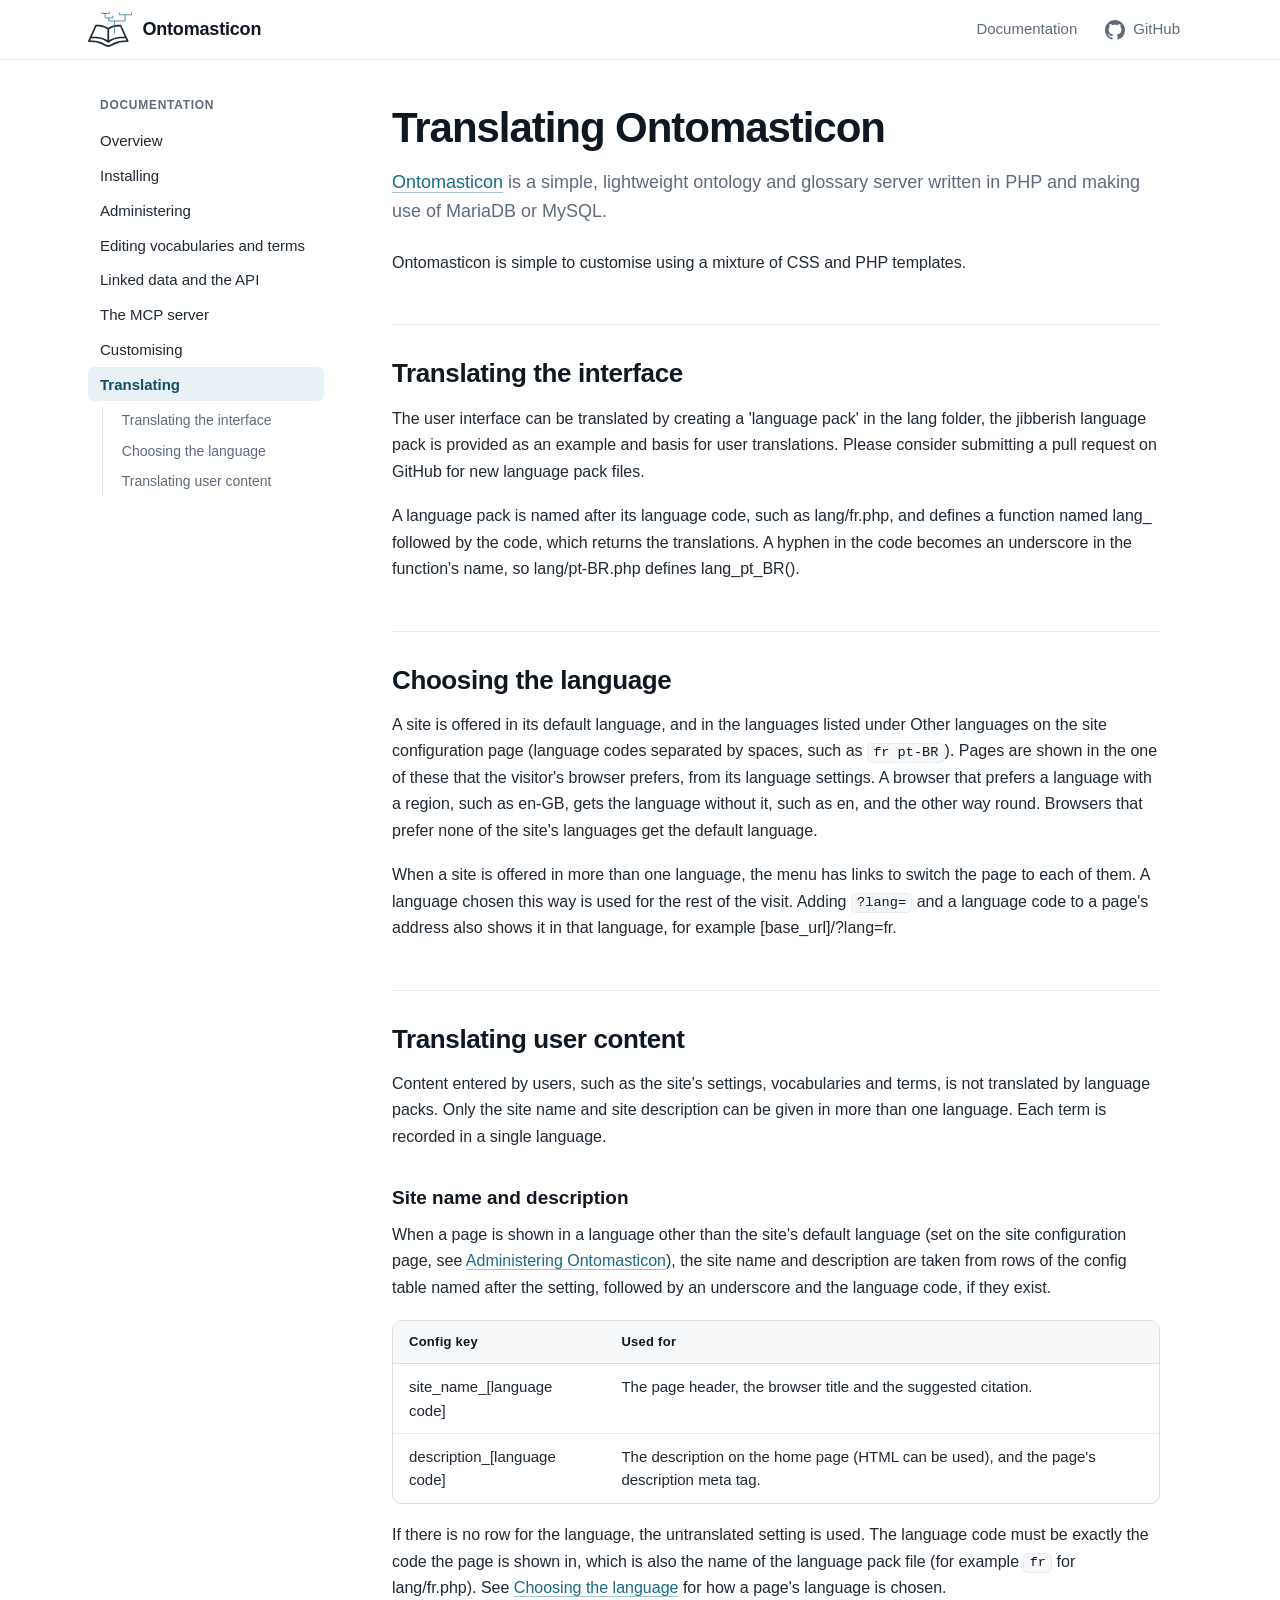
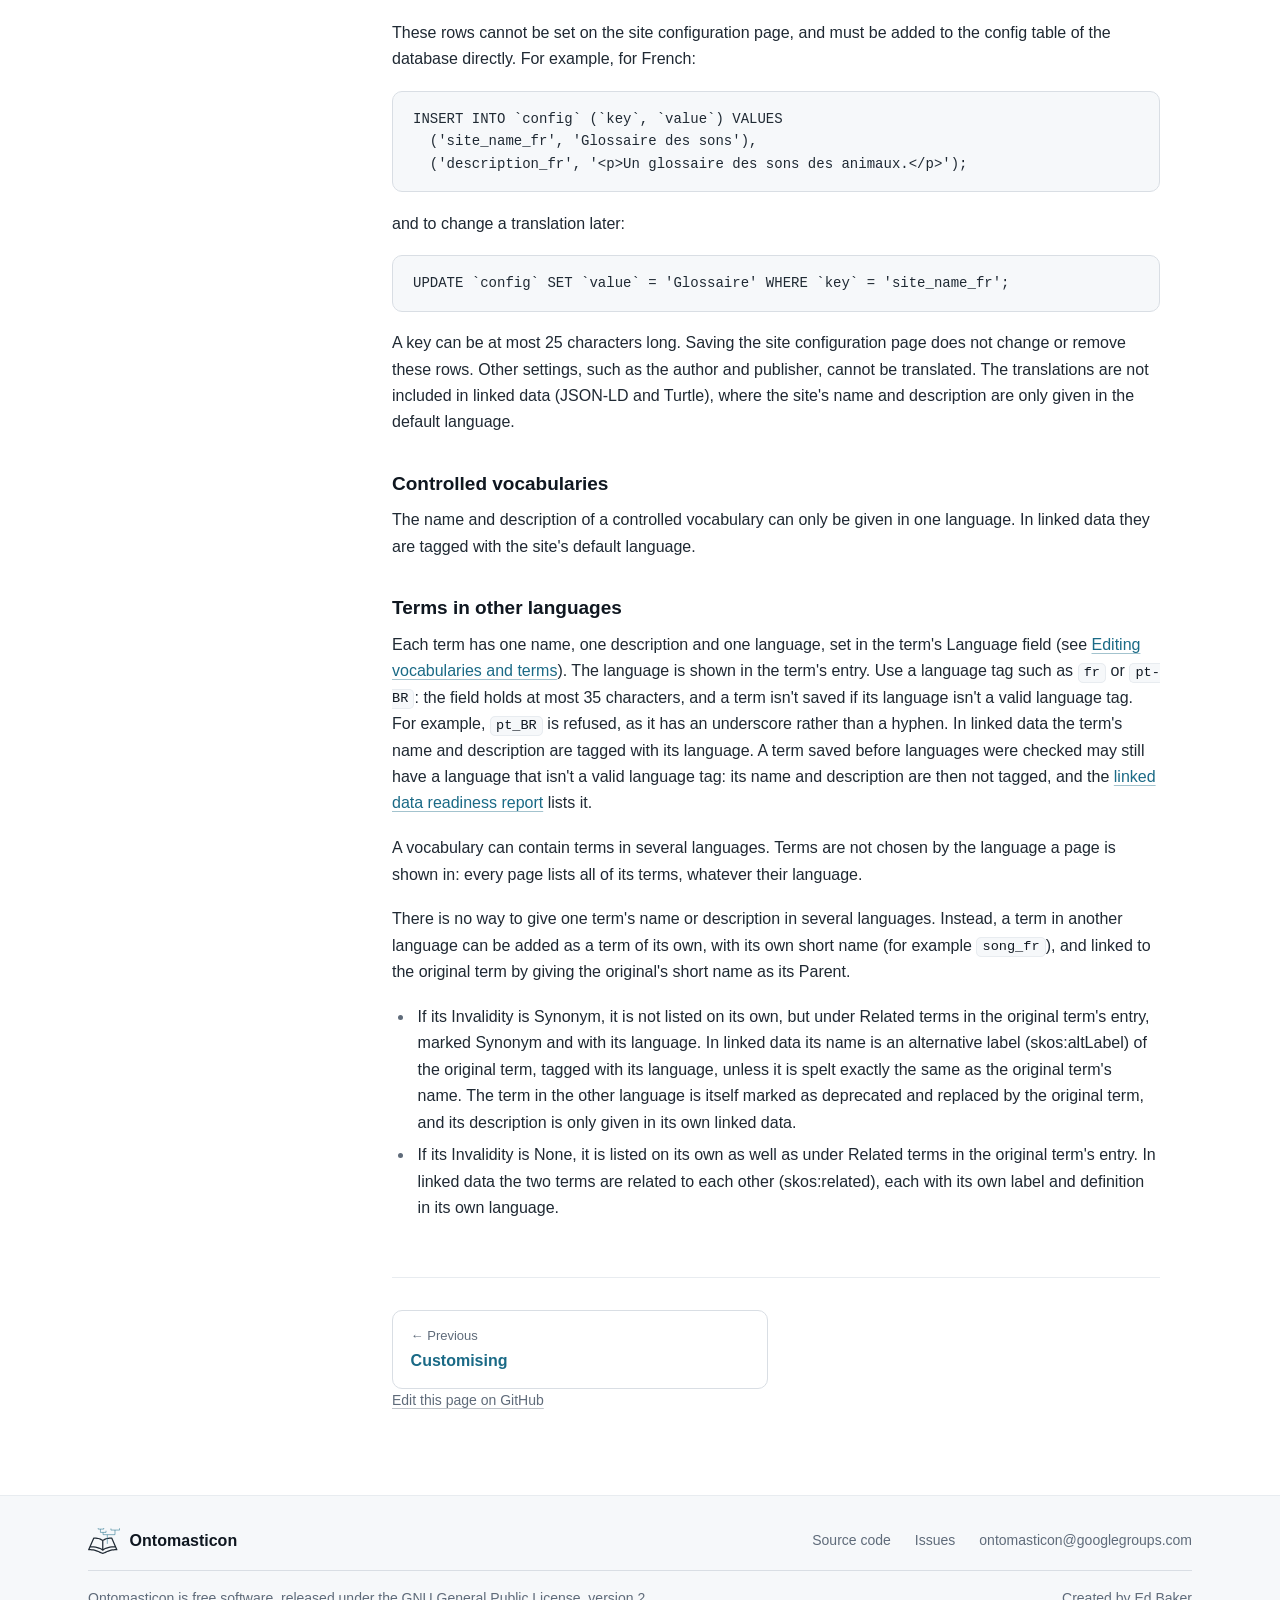
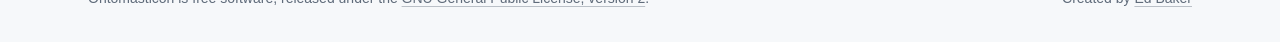
<file: translating.html>
<!DOCTYPE html>
<html lang="en-GB">
<head>
  <meta charset="utf-8">
  <meta name="viewport" content="width=device-width, initial-scale=1">
  <meta name="application-name" content="Ontomasticon">
  <meta name="author" content="Ed Baker (https://ebaker.me.uk)">
  <meta name="description" content="How to translate Ontomasticon&#x27;s user interface, user defined content and terms.">
  <meta name="theme-color" content="#ffffff" media="(prefers-color-scheme: light)">
  <meta name="theme-color" content="#0f1519" media="(prefers-color-scheme: dark)">
  <title>Translating Ontomasticon</title>
  <link rel="icon" href="assets/images/favicon.svg" type="image/svg+xml">
  <link rel="stylesheet" href="assets/css/site.css">
  <script>document.documentElement.classList.add("js");</script>
  <script src="assets/js/site.js" defer></script>
</head>
<body>
  <a class="skip-link" href="#content">Skip to content</a>
  <header class="site-header">
    <div class="site-header-inner">
      <button class="nav-toggle" type="button" aria-controls="site-nav" aria-expanded="false">
        <svg class="icon-open" viewBox="0 0 24 24" aria-hidden="true"><path d="M4 7h16M4 12h16M4 17h16"/></svg>
        <svg class="icon-close" viewBox="0 0 24 24" aria-hidden="true"><path d="M6 6l12 12M18 6 6 18"/></svg>
        <span class="visually-hidden">Menu</span>
      </button>
      <a class="brand" href="index.html"><img src="assets/images/logo.svg" alt="" width="44" height="36">Ontomasticon</a>
      <nav class="header-links" aria-label="Site">
        <a class="header-link-docs" href="index.html#documentation">Documentation</a>
        <a href="https://github.com/ontomasticon/ontomasticon"><svg viewBox="0 0 16 16" aria-hidden="true"><path d="M8 0c4.42 0 8 3.58 8 8a8.013 8.013 0 0 1-5.45 7.59c-.4.08-.55-.17-.55-.38 0-.27.01-1.13.01-2.2 0-.75-.25-1.23-.54-1.48 1.78-.2 3.65-.88 3.65-3.95 0-.88-.31-1.59-.82-2.15.08-.2.36-1.02-.08-2.12 0 0-.67-.22-2.2.82-.64-.18-1.32-.27-2-.27-.68 0-1.36.09-2 .27-1.53-1.03-2.2-.82-2.2-.82-.44 1.1-.16 1.92-.08 2.12-.51.56-.82 1.28-.82 2.15 0 3.06 1.86 3.75 3.64 3.95-.23.2-.44.55-.51 1.07-.46.21-1.61.55-2.33-.66-.15-.24-.6-.83-1.23-.82-.67.01-.27.38.01.53.34.19.73.9.82 1.13.16.45.68 1.31 2.69.94 0 .67.01 1.3.01 1.49 0 .21-.15.45-.55.38A7.995 7.995 0 0 1 0 8c0-4.42 3.58-8 8-8Z"/></svg><span class="header-link-label">GitHub</span></a>
      </nav>
    </div>
  </header>
  <div class="docs">
    <nav class="sidebar" id="site-nav" aria-label="Documentation">
      <p class="sidebar-title">Documentation</p>
      <ul>
        <li><a href="index.html">Overview</a></li>
        <li><a href="installation.html">Installing</a></li>
        <li><a href="admin.html">Administering</a></li>
        <li><a href="editing.html">Editing vocabularies and terms</a></li>
        <li><a href="linked-data.html">Linked data and the API</a></li>
        <li><a href="mcp.html">The MCP server</a></li>
        <li><a href="customising.html">Customising</a></li>
        <li><a href="translating.html" aria-current="page">Translating</a></li>
      </ul>
    </nav>
    <main class="content" id="content">

  <h1>Translating Ontomasticon</h1>
  <p><a href="https://ontomasticon.github.io">Ontomasticon</a> is a simple, lightweight ontology and glossary server written in PHP and making use of MariaDB or MySQL.</p>
  <p>Ontomasticon is simple to customise using a mixture of CSS and PHP templates.</p>
  
  <h2 id="translating-the-interface">Translating the interface</h2>
  <p>The user interface can be translated by creating a 'language pack' in the lang folder, the jibberish language pack is provided
  as an example and basis for user translations. Please consider submitting a pull request on GitHub for new language pack files.</p>
  <p>A language pack is named after its language code, such as lang/fr.php, and defines a function named lang_ followed by the code,
    which returns the translations. A hyphen in the code becomes an underscore in the function's name, so lang/pt-BR.php defines
    lang_pt_BR().</p>

  <h2 id="choosing">Choosing the language</h2>
  <p>A site is offered in its default language, and in the languages listed under Other languages on the site configuration page
    (language codes separated by spaces, such as <code>fr pt-BR</code>). Pages are shown in the one of these that the visitor's
    browser prefers, from its language settings. A browser that prefers a language with a region, such as en-GB, gets the language
    without it, such as en, and the other way round. Browsers that prefer none of the site's languages get the default language.</p>
  <p>When a site is offered in more than one language, the menu has links to switch the page to each of them. A language chosen
    this way is used for the rest of the visit. Adding <code>?lang=</code> and a language code to a page's address also shows it in
    that language, for example [base_url]/?lang=fr.</p>

  <h2 id="translating-user-content">Translating user content</h2>
  <p>Content entered by users, such as the site's settings, vocabularies and terms, is not translated by language packs. Only the
    site name and site description can be given in more than one language. Each term is recorded in a single language.</p>

  <h3 id="site-name-and-description">Site name and description</h3>
  <p>When a page is shown in a language other than the site's default language (set on the site configuration page, see
    <a href="admin.html">Administering Ontomasticon</a>), the site name and description are taken from rows of the config table
    named after the setting, followed by an underscore and the language code, if they exist.</p>
  <table>
    <tr><th>Config key</th><th>Used for</th></tr>
    <tr><td>site_name_[language code]</td><td>The page header, the browser title and the suggested citation.</td></tr>
    <tr><td>description_[language code]</td><td>The description on the home page (HTML can be used), and the page's description
      meta tag.</td></tr>
  </table>
  <p>If there is no row for the language, the untranslated setting is used. The language code must be exactly the code the page is
    shown in, which is also the name of the language pack file (for example <code>fr</code> for lang/fr.php). See
    <a href="#choosing">Choosing the language</a> for how a page's language is chosen.</p>
  <p>These rows cannot be set on the site configuration page, and must be added to the config table of the database directly. For
    example, for French:</p>
  <pre><code>INSERT INTO `config` (`key`, `value`) VALUES
  ('site_name_fr', 'Glossaire des sons'),
  ('description_fr', '&lt;p&gt;Un glossaire des sons des animaux.&lt;/p&gt;');</code></pre>
  <p>and to change a translation later:</p>
  <pre><code>UPDATE `config` SET `value` = 'Glossaire' WHERE `key` = 'site_name_fr';</code></pre>
  <p>A key can be at most 25 characters long. Saving the site configuration page does not change or remove these rows. Other
    settings, such as the author and publisher, cannot be translated. The translations are not included in linked data (JSON-LD
    and Turtle), where the site's name and description are only given in the default language.</p>

  <h3 id="controlled-vocabularies">Controlled vocabularies</h3>
  <p>The name and description of a controlled vocabulary can only be given in one language. In linked data they are tagged with the
    site's default language.</p>

  <h3 id="terms-in-other-languages">Terms in other languages</h3>
  <p>Each term has one name, one description and one language, set in the term's Language field (see
    <a href="editing.html">Editing vocabularies and terms</a>). The language is shown in the term's entry. Use a language tag such as
    <code>fr</code> or <code>pt-BR</code>: the field holds at most 35 characters, and a term isn't saved if its language isn't a valid
    language tag. For example, <code>pt_BR</code> is refused, as it has an underscore rather than a hyphen. In linked data the term's
    name and description are tagged with its language. A term saved before languages were checked may still have a language that isn't a
    valid language tag: its name and description are then not tagged, and the <a href="admin.html#readiness">linked data readiness
    report</a> lists it.</p>
  <p>A vocabulary can contain terms in several languages. Terms are not chosen by the language a page is shown in: every page lists
    all of its terms, whatever their language.</p>
  <p>There is no way to give one term's name or description in several languages. Instead, a term in another language can be added
    as a term of its own, with its own short name (for example <code>song_fr</code>), and linked to the original term by giving the
    original's short name as its Parent.</p>
  <ul>
    <li>If its Invalidity is Synonym, it is not listed on its own, but under Related terms in the original term's entry, marked
      Synonym and with its language. In linked data its name is an alternative label (skos:altLabel) of the original term, tagged
      with its language, unless it is spelt exactly the same as the original term's name. The term in the other language is itself
      marked as deprecated and replaced by the original term, and its description is only given in its own linked data.</li>
    <li>If its Invalidity is None, it is listed on its own as well as under Related terms in the original term's entry. In linked
      data the two terms are related to each other (skos:related), each with its own label and definition in its own language.</li>
  </ul>

    </main>
  </div>
  <footer class="site-footer">
    <div class="site-footer-inner">
      <p class="footer-brand"><img src="assets/images/logo.svg" alt="" width="32" height="26">Ontomasticon</p>
      <ul class="footer-links">
        <li><a href="https://github.com/ontomasticon/ontomasticon">Source code</a></li>
        <li><a href="https://github.com/ontomasticon/ontomasticon/issues">Issues</a></li>
        <li><a href="mailto:ontomasticon@googlegroups.com">ontomasticon@googlegroups.com</a></li>
      </ul>
      <div class="footer-bottom">
        <p>Ontomasticon is free software, released under the
          <a href="https://github.com/ontomasticon/ontomasticon/blob/master/LICENSE">GNU General Public License, version 2</a>.</p>
        <p>Created by <a rel="author" href="https://ebaker.me.uk">Ed Baker</a></p>
      </div>
    </div>
  </footer>
</body>
</html>
</file>
<file: assets/css/site.css>
/* The Ontomasticon documentation site. Colours follow Ontomasticon's default theme (css/default.css in the
   application), with a dark version for visitors whose system prefers it. */

:root {
  color-scheme: light dark;

  --font-sans: -apple-system, BlinkMacSystemFont, "Segoe UI", Roboto, "Helvetica Neue", Arial, "Noto Sans", sans-serif;
  --font-serif: "Iowan Old Style", "Palatino Linotype", Palatino, "URW Palladio L", P052, Georgia, serif;
  --font-mono: ui-monospace, SFMono-Regular, "SF Mono", Menlo, Consolas, "Liberation Mono", monospace;

  --bg: #ffffff;
  --bg-subtle: #f6f8fa;
  --bg-hover: #eef2f5;
  --text: #1f2933;
  --text-strong: #0f1720;
  --text-muted: #5f6b7a;
  --border: #d9dee4;
  --border-subtle: #e8ecf0;
  --accent: #1a6a86;
  --accent-strong: #124c61;
  --accent-soft: #e8f2f6;
  --on-accent: #ffffff;
  --header-bg: rgb(255 255 255 / 0.86);
  --backdrop: rgb(15 23 32 / 0.35);
  --shadow-card: 0 1px 2px rgb(16 24 40 / 0.04), 0 14px 30px -16px rgb(16 24 40 / 0.25);

  --header-height: 3.75rem;
  --radius: 10px;
  --gutter: 1.5rem;
}

@media (prefers-color-scheme: dark) {
  :root {
    --bg: #0f1519;
    --bg-subtle: #151d22;
    --bg-hover: #1c262c;
    --text: #d5dde3;
    --text-strong: #f1f5f8;
    --text-muted: #97a4ae;
    --border: #2a353c;
    --border-subtle: #212b31;
    --accent: #5cb8d6;
    --accent-strong: #8ccfe5;
    --accent-soft: #14303a;
    --on-accent: #062530;
    --header-bg: rgb(15 21 25 / 0.86);
    --backdrop: rgb(0 0 0 / 0.55);
    --shadow-card: 0 1px 2px rgb(0 0 0 / 0.3), 0 14px 30px -16px rgb(0 0 0 / 0.7);
  }
}

/* Base */

*,
*::before,
*::after {
  box-sizing: border-box;
}

html {
  -webkit-text-size-adjust: 100%;
  text-size-adjust: 100%;
  scroll-padding-top: calc(var(--header-height) + 1rem);
}

@media (prefers-reduced-motion: no-preference) {
  html {
    scroll-behavior: smooth;
  }
}

body {
  display: flex;
  flex-direction: column;
  min-height: 100vh;
  margin: 0;
  font-family: var(--font-sans);
  font-size: 1rem;
  line-height: 1.65;
  color: var(--text);
  background: var(--bg);
  -webkit-font-smoothing: antialiased;
  -moz-osx-font-smoothing: grayscale;
}

img,
svg {
  max-width: 100%;
}

a {
  color: var(--accent);
  text-decoration-thickness: 1px;
  text-underline-offset: 0.2em;
  text-decoration-color: color-mix(in srgb, currentColor 40%, transparent);
}

a:hover {
  color: var(--accent-strong);
  text-decoration-color: currentColor;
}

:focus-visible {
  outline: 2px solid var(--accent);
  outline-offset: 2px;
}

::selection {
  background: color-mix(in srgb, var(--accent) 24%, transparent);
}

.visually-hidden {
  position: absolute;
  width: 1px;
  height: 1px;
  margin: -1px;
  padding: 0;
  overflow: hidden;
  clip: rect(0 0 0 0);
  white-space: nowrap;
  border: 0;
}

.skip-link {
  position: absolute;
  top: -4rem;
  left: 1rem;
  z-index: 100;
  padding: 0.5rem 1rem;
  border-radius: 8px;
  color: var(--on-accent);
  background: var(--accent);
  font-weight: 600;
  text-decoration: none;
}

.skip-link:focus {
  top: 0.75rem;
  color: var(--on-accent);
}

body > main,
body > .docs {
  flex: 1 0 auto;
  width: 100%;
}

/* Header */

.site-header {
  position: sticky;
  top: 0;
  z-index: 50;
  height: var(--header-height);
  background: var(--header-bg);
  border-bottom: 1px solid var(--border-subtle);
  -webkit-backdrop-filter: saturate(1.8) blur(12px);
  backdrop-filter: saturate(1.8) blur(12px);
}

.site-header-inner {
  display: flex;
  align-items: center;
  gap: 0.5rem;
  height: 100%;
  max-width: 72rem;
  margin: 0 auto;
  padding: 0 var(--gutter);
}

.brand {
  display: inline-flex;
  align-items: center;
  gap: 0.65rem;
  margin-right: auto;
  color: var(--text-strong);
  font-size: 1.125rem;
  font-weight: 700;
  letter-spacing: -0.01em;
  text-decoration: none;
}

.brand:hover {
  color: var(--text-strong);
}

.brand img {
  display: block;
  width: 2.75rem;
  height: auto;
}

.header-links {
  display: flex;
  align-items: center;
  gap: 0.25rem;
}

.header-links a {
  display: inline-flex;
  align-items: center;
  gap: 0.5rem;
  padding: 0.45rem 0.75rem;
  border-radius: 8px;
  color: var(--text-muted);
  font-size: 0.9375rem;
  font-weight: 500;
  text-decoration: none;
}

.header-links a:hover {
  color: var(--text-strong);
  background: var(--bg-hover);
}

.header-links svg {
  flex: none;
  width: 1.25rem;
  height: 1.25rem;
  fill: currentColor;
}

.nav-toggle {
  display: none;
  align-items: center;
  justify-content: center;
  width: 2.5rem;
  height: 2.5rem;
  margin-left: -0.5rem;
  padding: 0;
  border: 0;
  border-radius: 8px;
  color: var(--text-strong);
  background: transparent;
  cursor: pointer;
}

.nav-toggle:hover {
  background: var(--bg-hover);
}

.nav-toggle svg {
  width: 1.375rem;
  height: 1.375rem;
  fill: none;
  stroke: currentColor;
  stroke-width: 2;
  stroke-linecap: round;
}

.nav-toggle .icon-close,
.nav-toggle[aria-expanded="true"] .icon-open {
  display: none;
}

.nav-toggle[aria-expanded="true"] .icon-close {
  display: block;
}

/* Documentation pages: the menu beside the page */

.docs {
  display: grid;
  grid-template-columns: 15rem minmax(0, 1fr);
  gap: clamp(2rem, 5vw, 4.5rem);
  max-width: 72rem;
  margin: 0 auto;
  padding: 0 var(--gutter);
}

.sidebar {
  position: sticky;
  top: var(--header-height);
  align-self: start;
  max-height: calc(100vh - var(--header-height));
  overflow-y: auto;
  overscroll-behavior: contain;
  padding: 2.25rem 0.25rem 2.5rem 0;
  scrollbar-width: thin;
}

.sidebar-title {
  margin: 0 0 0.5rem;
  padding: 0 0.75rem;
  color: var(--text-muted);
  font-size: 0.75rem;
  font-weight: 600;
  letter-spacing: 0.06em;
  text-transform: uppercase;
}

.sidebar ul {
  margin: 0;
  padding: 0;
  list-style: none;
}

.sidebar li {
  margin: 1px 0;
}

.sidebar a {
  display: block;
  padding: 0.4rem 0.75rem;
  border-radius: 6px;
  color: var(--text);
  font-size: 0.9375rem;
  line-height: 1.4;
  text-decoration: none;
}

.sidebar a:hover {
  color: var(--text-strong);
  background: var(--bg-hover);
}

.sidebar a[aria-current="page"] {
  color: var(--accent-strong);
  background: var(--accent-soft);
  font-weight: 600;
}

/* The current page's sections, added by site.js */
.sidebar .toc {
  margin: 0.35rem 0 0.75rem 0.9rem;
  padding-left: 0.5rem;
  border-left: 1px solid var(--border);
}

.sidebar .toc a {
  position: relative;
  padding: 0.3rem 0.65rem;
  color: var(--text-muted);
  font-size: 0.875rem;
}

.sidebar .toc a:hover {
  color: var(--text-strong);
}

.sidebar .toc a.is-active {
  color: var(--accent);
  font-weight: 500;
}

.sidebar .toc a.is-active::before {
  content: "";
  position: absolute;
  top: 0.3rem;
  bottom: 0.3rem;
  left: calc(-0.5rem - 1px);
  width: 2px;
  border-radius: 2px;
  background: var(--accent);
}

.content {
  min-width: 0;
  max-width: 48rem;
  padding: 2.75rem 0 4rem;
}

.content h1,
.content h2,
.content h3 {
  color: var(--text-strong);
  line-height: 1.25;
  text-wrap: balance;
}

.content h1 {
  margin: 0 0 1rem;
  font-size: clamp(2rem, 1.55rem + 1.6vw, 2.625rem);
  font-weight: 700;
  letter-spacing: -0.025em;
  line-height: 1.15;
}

.content h1 + p {
  margin-bottom: 1.5rem;
  color: var(--text-muted);
  font-size: 1.125rem;
  line-height: 1.6;
}

.content h2 {
  margin: 3rem 0 1rem;
  padding-top: 2rem;
  border-top: 1px solid var(--border-subtle);
  font-size: 1.625rem;
  font-weight: 600;
  letter-spacing: -0.015em;
}

.content h3 {
  margin: 2.25rem 0 0.75rem;
  font-size: 1.1875rem;
  font-weight: 600;
}

.content p,
.content ul,
.content ol,
.content table,
.content pre,
.content .table-wrap,
.content .code-block {
  margin: 0 0 1.15rem;
}

.content ul,
.content ol {
  padding-left: 1.4rem;
}

.content li {
  margin: 0.4rem 0;
  padding-left: 0.2rem;
}

.content li > ul {
  margin: 0.4rem 0 0;
}

.content li::marker {
  color: var(--text-muted);
}

.content b,
.content strong {
  color: var(--text-strong);
  font-weight: 600;
}

/* Links to sections, added by site.js */
.heading-anchor {
  margin-left: 0.5rem;
  color: var(--text-muted);
  font-weight: 400;
  text-decoration: none;
  opacity: 0;
  transition: opacity 0.15s;
}

.content h2:hover .heading-anchor,
.content h3:hover .heading-anchor {
  opacity: 1;
}

.heading-anchor:hover {
  color: var(--accent);
}

/* Code */

code,
pre {
  font-family: var(--font-mono);
}

code {
  padding: 0.1em 0.38em;
  border: 1px solid var(--border-subtle);
  border-radius: 5px;
  color: var(--text-strong);
  background: var(--bg-subtle);
  font-size: 0.85em;
  overflow-wrap: anywhere;
}

pre {
  overflow-x: auto;
  padding: 1rem 1.25rem;
  border: 1px solid var(--border);
  border-radius: var(--radius);
  background: var(--bg-subtle);
  font-size: 0.875rem;
  line-height: 1.6;
  tab-size: 2;
}

pre code {
  padding: 0;
  border: 0;
  color: inherit;
  background: none;
  font-size: inherit;
  overflow-wrap: normal;
}

.code-block {
  position: relative;
}

.code-block pre {
  margin: 0;
  padding-right: 4.75rem;
}

.copy-button {
  position: absolute;
  top: 0.55rem;
  right: 0.55rem;
  padding: 0.2rem 0.6rem;
  border: 1px solid var(--border);
  border-radius: 6px;
  color: var(--text-muted);
  background: var(--bg);
  font: 500 0.75rem/1.5 var(--font-sans);
  cursor: pointer;
  opacity: 0;
  transition: opacity 0.15s;
}

.code-block:hover .copy-button,
.copy-button:focus-visible,
.copy-button.is-done {
  opacity: 1;
}

.copy-button:hover {
  color: var(--text-strong);
  border-color: var(--text-muted);
}

@media (hover: none) {
  .copy-button {
    opacity: 1;
  }
}

/* Tables */

.table-wrap {
  overflow-x: auto;
  border: 1px solid var(--border);
  border-radius: var(--radius);
}

.content table {
  width: 100%;
  border-collapse: collapse;
  font-size: 0.9375rem;
  line-height: 1.55;
}

.content .table-wrap table {
  margin: 0;
}

.content th,
.content td {
  padding: 0.7rem 1rem;
  text-align: left;
  vertical-align: top;
}

.content th {
  color: var(--text-strong);
  background: var(--bg-subtle);
  border-bottom: 1px solid var(--border);
  font-size: 0.8125rem;
  font-weight: 600;
  letter-spacing: 0.02em;
  white-space: nowrap;
}

.content td {
  border-top: 1px solid var(--border-subtle);
}

/* Previous and next pages, and the link to edit the page, added by site.js */

.page-nav {
  display: grid;
  grid-template-columns: repeat(2, minmax(0, 1fr));
  gap: 1rem;
  margin-top: 3.5rem;
  padding-top: 2rem;
  border-top: 1px solid var(--border-subtle);
}

.page-nav a {
  display: flex;
  flex-direction: column;
  gap: 0.1rem;
  padding: 0.85rem 1.1rem;
  border: 1px solid var(--border);
  border-radius: var(--radius);
  text-decoration: none;
  transition: border-color 0.15s, background-color 0.15s;
}

.page-nav a:hover {
  border-color: var(--accent);
  background: var(--bg-subtle);
}

.page-nav-label {
  color: var(--text-muted);
  font-size: 0.8125rem;
}

.page-nav-title {
  color: var(--accent);
  font-weight: 600;
}

.page-nav-prev .page-nav-label::before {
  content: "\2190\00a0";
}

.page-nav-next {
  grid-column: 2;
  text-align: right;
}

.page-nav-next .page-nav-label::after {
  content: "\00a0\2192";
}

.edit-page {
  margin: 1.5rem 0 0;
  font-size: 0.875rem;
}

.edit-page a {
  color: var(--text-muted);
}

.edit-page a:hover {
  color: var(--accent);
}

/* Footer */

.site-footer {
  color: var(--text-muted);
  background: var(--bg-subtle);
  border-top: 1px solid var(--border-subtle);
  font-size: 0.875rem;
}

.site-footer-inner {
  display: flex;
  flex-wrap: wrap;
  align-items: center;
  justify-content: space-between;
  gap: 1rem 2rem;
  max-width: 72rem;
  margin: 0 auto;
  padding: 2rem var(--gutter);
}

.footer-brand {
  display: flex;
  align-items: center;
  gap: 0.6rem;
  margin: 0;
  color: var(--text-strong);
  font-size: 1rem;
  font-weight: 700;
}

.footer-brand img {
  display: block;
  width: 2rem;
  height: auto;
}

.footer-links {
  display: flex;
  flex-wrap: wrap;
  gap: 0.25rem 1.5rem;
  margin: 0;
  padding: 0;
  list-style: none;
}

.footer-links a {
  color: var(--text-muted);
  text-decoration: none;
}

.footer-links a:hover {
  color: var(--text-strong);
  text-decoration: underline;
}

/* The license, and who created Ontomasticon */
.footer-bottom {
  display: flex;
  flex-wrap: wrap;
  justify-content: space-between;
  gap: 0.5rem 2rem;
  flex-basis: 100%;
  padding-top: 1rem;
  border-top: 1px solid var(--border);
}

.footer-bottom p {
  margin: 0;
}

.footer-bottom a {
  color: inherit;
}

/* Home page */

.hero {
  border-bottom: 1px solid var(--border-subtle);
  background:
    radial-gradient(52rem 28rem at 90% -5%, color-mix(in srgb, var(--accent) 13%, transparent), transparent 70%),
    radial-gradient(40rem 22rem at -5% 105%, color-mix(in srgb, var(--accent) 7%, transparent), transparent 70%),
    var(--bg);
}

.hero-inner {
  display: grid;
  grid-template-columns: minmax(0, 1.2fr) minmax(0, 0.8fr);
  align-items: center;
  gap: 3rem;
  max-width: 72rem;
  margin: 0 auto;
  padding: clamp(3.5rem, 8vw, 6.5rem) var(--gutter) clamp(3.5rem, 7vw, 5.5rem);
}

.hero h1 {
  margin: 0 0 1.25rem;
  color: var(--text-strong);
  font-size: clamp(2.75rem, 1.9rem + 3.6vw, 4.5rem);
  font-weight: 700;
  letter-spacing: -0.04em;
  line-height: 1.02;
}

.hero-lead {
  max-width: 34rem;
  margin: 0 0 2.25rem;
  color: var(--text-muted);
  font-size: clamp(1.125rem, 1.02rem + 0.45vw, 1.3125rem);
  line-height: 1.55;
  text-wrap: pretty;
}

.hero-actions {
  display: flex;
  flex-wrap: wrap;
  gap: 0.75rem;
  margin: 0;
}

.hero-art {
  display: flex;
  justify-content: center;
}

.hero-art img {
  display: block;
  width: 100%;
  max-width: 23rem;
  height: auto;
}

.button {
  display: inline-flex;
  align-items: center;
  justify-content: center;
  gap: 0.55rem;
  min-height: 2.875rem;
  padding: 0.65rem 1.25rem;
  border: 1px solid transparent;
  border-radius: 9px;
  font-size: 0.9375rem;
  font-weight: 600;
  line-height: 1.2;
  text-decoration: none;
  transition: background-color 0.15s, border-color 0.15s, color 0.15s;
}

.button svg {
  flex: none;
  width: 1.125rem;
  height: 1.125rem;
  fill: currentColor;
}

.button-primary {
  color: var(--on-accent);
  background: var(--accent);
}

.button-primary:hover {
  color: var(--on-accent);
  background: var(--accent-strong);
}

.button-secondary {
  color: var(--text-strong);
  background: var(--bg);
  border-color: var(--border);
}

.button-secondary:hover {
  color: var(--text-strong);
  background: var(--bg-subtle);
  border-color: color-mix(in srgb, var(--text-muted) 55%, var(--border));
}

.section {
  padding: clamp(3.5rem, 7vw, 5.5rem) 0;
}

.section-alt {
  background: var(--bg-subtle);
  border-block: 1px solid var(--border-subtle);
}

.section-inner {
  max-width: 72rem;
  margin: 0 auto;
  padding: 0 var(--gutter);
}

.section h2 {
  margin: 0 0 2rem;
  color: var(--text-strong);
  font-size: clamp(1.75rem, 1.4rem + 1.2vw, 2.25rem);
  font-weight: 700;
  letter-spacing: -0.025em;
  line-height: 1.15;
}

.cards {
  display: grid;
  grid-template-columns: minmax(0, 1fr);
  gap: 1.25rem;
  margin: 0;
  padding: 0;
  list-style: none;
}

.card {
  position: relative;
  display: flex;
  flex-direction: column;
  padding: 1.5rem;
  border: 1px solid var(--border);
  border-radius: 14px;
  background: var(--bg);
  transition: border-color 0.2s, box-shadow 0.2s, transform 0.2s;
}

.card:hover {
  border-color: color-mix(in srgb, var(--accent) 45%, var(--border));
  box-shadow: var(--shadow-card);
  transform: translateY(-2px);
}

.card:has(a:focus-visible) {
  outline: 2px solid var(--accent);
  outline-offset: 2px;
}

.card a:focus-visible {
  outline: none;
}

.card-icon,
.info-icon {
  display: grid;
  place-items: center;
  flex: none;
  width: 2.75rem;
  height: 2.75rem;
  margin-bottom: 1.1rem;
  border-radius: 10px;
  color: var(--accent);
  background: var(--accent-soft);
}

.card-icon svg,
.info-icon svg {
  width: 1.375rem;
  height: 1.375rem;
  fill: none;
  stroke: currentColor;
  stroke-width: 1.75;
  stroke-linecap: round;
  stroke-linejoin: round;
}

.info-icon svg.filled {
  fill: currentColor;
  stroke: none;
}

.card h3 {
  margin: 0 0 0.4rem;
  font-size: 1.0625rem;
  line-height: 1.35;
}

.card h3 a {
  color: var(--text-strong);
  text-decoration: none;
}

/* The whole card is the link */
.card h3 a::after {
  content: "";
  position: absolute;
  inset: 0;
  border-radius: inherit;
}

.card p {
  margin: 0;
  color: var(--text-muted);
  font-size: 0.9375rem;
  line-height: 1.55;
}

/* The featured card keeps Ontomasticon's teal in the dark theme too */
.card-featured {
  border-color: transparent;
  background: linear-gradient(135deg, #1d7897, #124c61);
}

.card-featured:hover {
  border-color: transparent;
}

.card-featured h3 a,
.card-featured p,
.card-kicker {
  color: #ffffff;
}

.card-featured .card-icon {
  color: #ffffff;
  background: rgb(255 255 255 / 0.16);
}

.card .card-kicker {
  margin: auto 0 0.3rem;
  font-size: 0.75rem;
  font-weight: 600;
  letter-spacing: 0.08em;
  text-transform: uppercase;
}

.quotes {
  display: grid;
  grid-template-columns: minmax(0, 1fr);
  gap: 1.5rem;
}

.quote {
  display: flex;
  flex-direction: column;
  margin: 0;
  padding: 2rem 2rem 1.75rem;
  border: 1px solid var(--border);
  border-radius: 14px;
  background: var(--bg);
}

.quote-term {
  margin: 0 0 0.9rem;
  color: var(--accent);
  font-family: var(--font-serif);
  font-size: 1.5rem;
  font-style: italic;
  line-height: 1.2;
}

.quote blockquote {
  flex: 1;
  margin: 0 0 1.5rem;
}

.quote blockquote p {
  margin: 0;
  color: var(--text-strong);
  font-family: var(--font-serif);
  font-size: 1.1875rem;
  line-height: 1.6;
}

.quote figcaption {
  color: var(--text-muted);
  font-size: 0.875rem;
}

.quote figcaption::before {
  content: "\2014\00a0";
}

.quote cite {
  font-style: normal;
}

.info-grid {
  display: grid;
  grid-template-columns: minmax(0, 1fr);
  gap: 2.5rem 3rem;
}

.section .info h2 {
  margin: 0 0 0.5rem;
  font-size: 1.125rem;
  font-weight: 600;
  letter-spacing: -0.01em;
}

.info p,
.info ul {
  margin: 0;
  color: var(--text-muted);
}

.info ul {
  padding: 0;
  list-style: none;
}

.info li + li {
  margin-top: 0.35rem;
}

.not-found {
  max-width: 40rem;
  margin: 0 auto;
  padding: clamp(4rem, 12vw, 8rem) var(--gutter);
  text-align: center;
}

.not-found .eyebrow {
  margin: 0 0 0.75rem;
  color: var(--accent);
  font-size: 0.875rem;
  font-weight: 600;
  letter-spacing: 0.08em;
  text-transform: uppercase;
}

.not-found h1 {
  margin: 0 0 1rem;
  color: var(--text-strong);
  font-size: clamp(2rem, 1.5rem + 2vw, 2.75rem);
  letter-spacing: -0.025em;
  line-height: 1.15;
}

.not-found p {
  color: var(--text-muted);
  font-size: 1.125rem;
}

.not-found .hero-actions {
  justify-content: center;
  margin-top: 2rem;
}

/* Wider screens */

@media (min-width: 40rem) {
  .cards {
    grid-template-columns: repeat(2, minmax(0, 1fr));
  }

  .card-featured {
    grid-column: span 2;
  }
}

@media (min-width: 52rem) {
  .quotes {
    grid-template-columns: repeat(2, minmax(0, 1fr));
  }

  .info-grid {
    grid-template-columns: repeat(3, minmax(0, 1fr));
  }
}

@media (min-width: 64rem) {
  .cards {
    grid-template-columns: repeat(4, minmax(0, 1fr));
  }
}

/* Narrower screens: the menu opens from the button in the header */

@media (max-width: 56rem) {
  .docs {
    display: block;
  }

  /* Without JavaScript the menu is shown above the page */
  .sidebar {
    position: static;
    max-height: none;
    margin: 0 calc(-1 * var(--gutter));
    padding: 1rem var(--gutter);
    border-bottom: 1px solid var(--border-subtle);
  }

  .js .nav-toggle {
    display: inline-flex;
  }

  .js .sidebar {
    position: fixed;
    top: var(--header-height);
    bottom: 0;
    left: 0;
    z-index: 40;
    align-self: stretch;
    width: min(20rem, 86vw);
    margin: 0;
    padding: 1.25rem 1rem 2rem;
    border-right: 1px solid var(--border);
    border-bottom: 0;
    background: var(--bg);
    transform: translateX(-100%);
    visibility: hidden;
    transition: transform 0.25s ease, visibility 0s linear 0.25s;
  }

  .nav-open .sidebar {
    transform: none;
    visibility: visible;
    box-shadow: 0 0 40px rgb(0 0 0 / 0.15);
    transition: transform 0.25s ease;
  }

  .nav-backdrop {
    position: fixed;
    inset: var(--header-height) 0 0;
    z-index: 30;
    background: var(--backdrop);
    opacity: 0;
    visibility: hidden;
    transition: opacity 0.25s, visibility 0s linear 0.25s;
  }

  .nav-open .nav-backdrop {
    opacity: 1;
    visibility: visible;
    transition: opacity 0.25s;
  }

  .nav-open body {
    overflow: hidden;
  }

  .content {
    padding-top: 2rem;
  }

  .hero-inner {
    grid-template-columns: minmax(0, 1fr);
    gap: 2rem;
  }

  .hero-art {
    order: -1;
    justify-content: flex-start;
  }

  .hero-art img {
    max-width: 9rem;
  }
}

@media (min-width: 56.0625rem) {
  .nav-backdrop {
    display: none;
  }
}

@media (max-width: 40rem) {
  :root {
    --gutter: 1rem;
  }

  .header-link-docs {
    display: none !important;
  }

  .header-link-label {
    position: absolute;
    width: 1px;
    height: 1px;
    overflow: hidden;
    clip: rect(0 0 0 0);
    white-space: nowrap;
  }

  .content h2 {
    font-size: 1.4rem;
  }

  /* Wide tables scroll sideways rather than squeezing their columns */
  .table-wrap table:has(th:nth-child(3)) {
    min-width: 38rem;
  }

  .page-nav {
    grid-template-columns: minmax(0, 1fr);
  }

  .page-nav-next {
    grid-column: auto;
  }

  .quote {
    padding: 1.5rem;
  }
}

@media (prefers-reduced-motion: reduce) {
  *,
  *::before,
  *::after {
    transition-duration: 0s !important;
  }

  .card:hover {
    transform: none;
  }
}

@media print {
  :root {
    --bg: #fff;
    --bg-subtle: #fff;
    --text: #000;
    --text-strong: #000;
    --text-muted: #333;
    --border: #bbb;
    --border-subtle: #ddd;
    --accent: #000;
    --accent-strong: #000;
  }

  .site-header,
  .sidebar,
  .site-footer,
  .page-nav,
  .edit-page,
  .copy-button,
  .heading-anchor,
  .skip-link,
  .nav-backdrop,
  .hero-actions {
    display: none !important;
  }

  .docs {
    display: block;
    max-width: none;
    padding: 0;
  }

  .content {
    max-width: none;
    padding: 0;
  }

  .table-wrap {
    overflow: visible;
  }

  pre {
    white-space: pre-wrap;
  }
}
</file>
